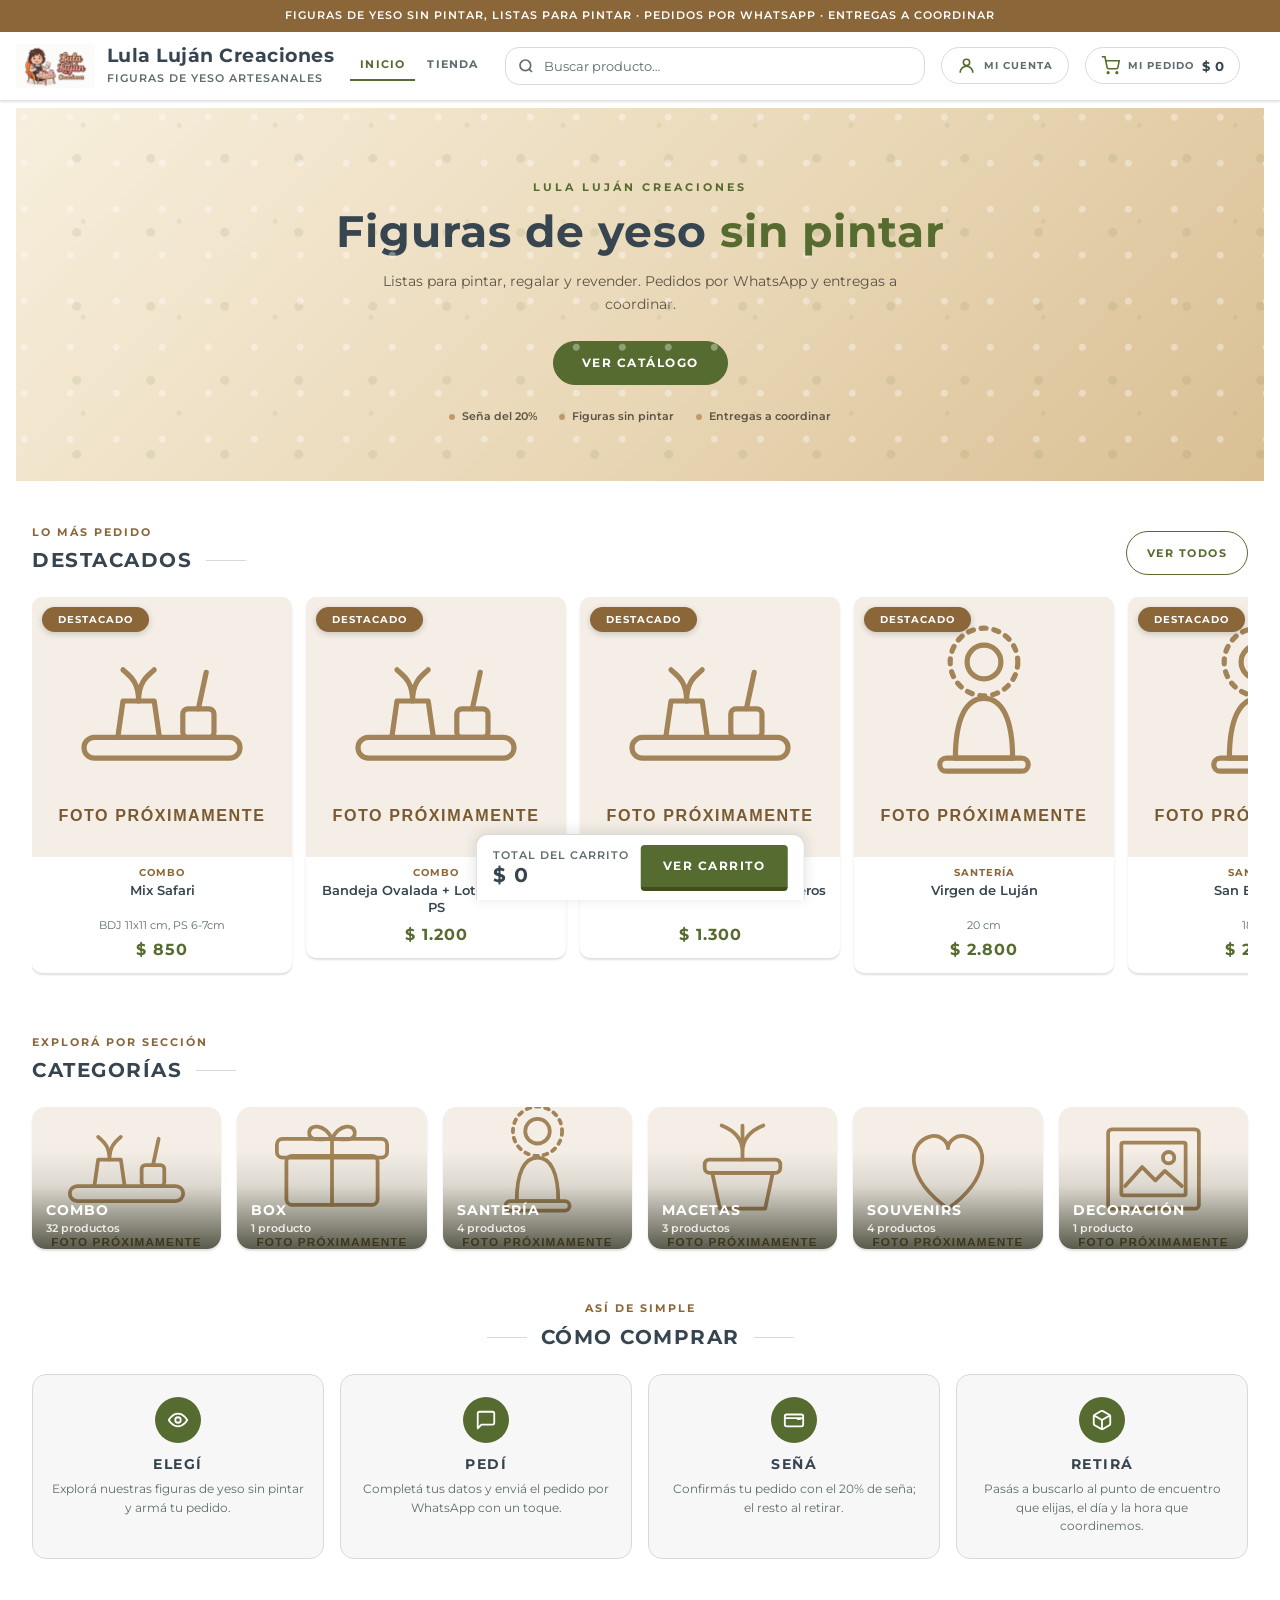
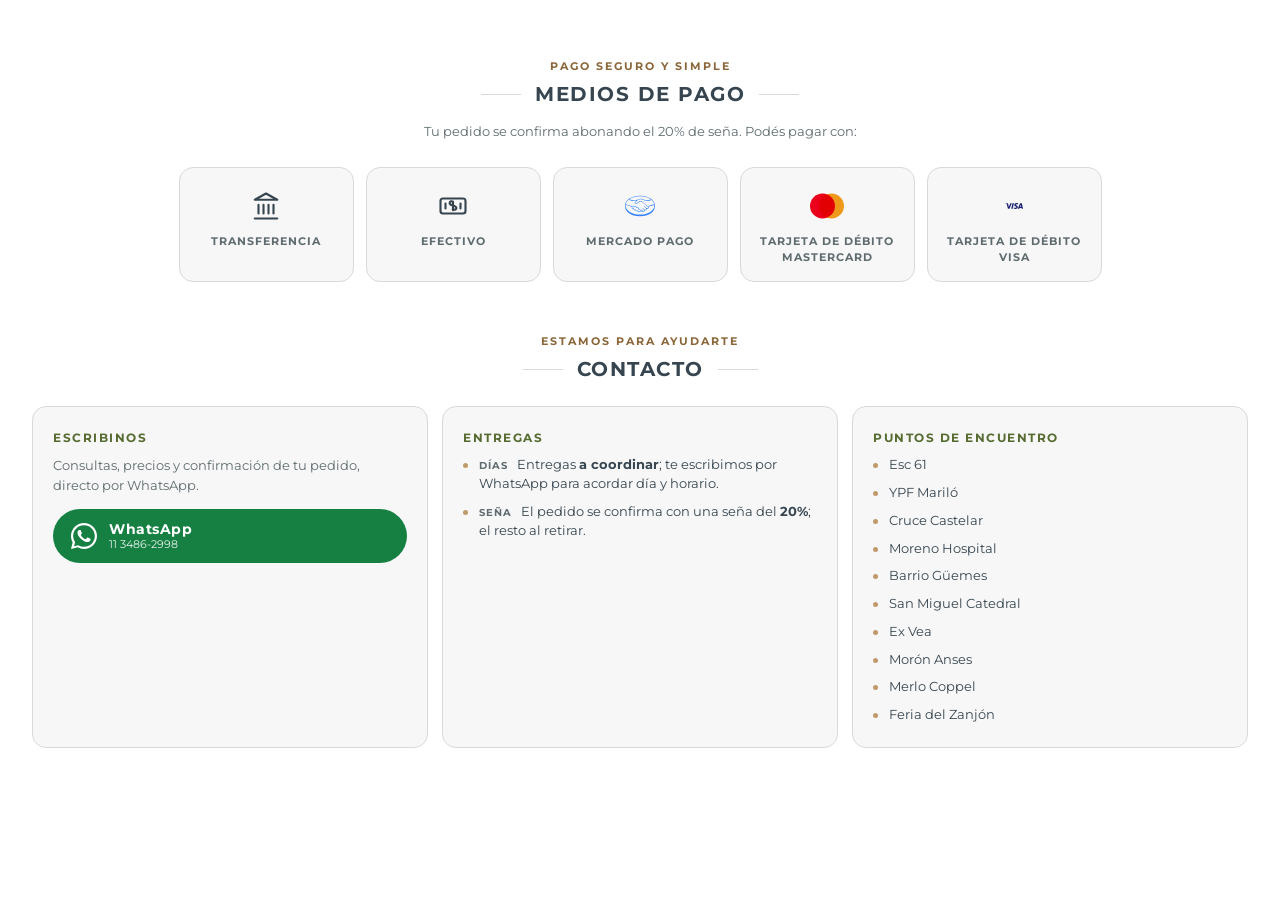
<file: index.html>
<!DOCTYPE html>
<html lang="es">
<head>
  <meta charset="UTF-8" />
  <meta name="viewport" content="width=device-width, initial-scale=1, viewport-fit=cover, interactive-widget=resizes-content" />
  <!-- Color de la barra del navegador = la franja superior del sitio -->
  <!-- Color de la barra del navegador = lo que hay arriba de todo: la franja beige
       en escritorio, el header blanco en el celular (donde la franja se oculta) -->
  <meta name="theme-color" media="(min-width: 640px)" content="#8a6639" />
  <meta name="theme-color" media="(max-width: 639px)" content="#ffffff" />

  <!-- Vista previa al compartir el link por WhatsApp / redes.
       og:image y og:url necesitan la dirección FINAL del sitio (https://…):
       si el sitio cambia de dirección (dominio propio), actualizarlas. -->
  <meta property="og:type" content="website" />
  <meta property="og:locale" content="es_AR" />
  <meta property="og:site_name" content="Lula Luján Creaciones" />
  <meta property="og:title" content="Lula Luján Creaciones · Figuras de yeso sin pintar" />
  <meta property="og:description" content="Figuras de yeso listas para pintar: santería, macetas, souvenirs y combos. Pedidos por WhatsApp y entregas a coordinar." />
  <meta property="og:url" content="https://lulalujancreaciones.netlify.app/" />
  <meta property="og:image" content="https://lulalujancreaciones.netlify.app/og-image.jpg" />
  <meta property="og:image:width" content="1200" />
  <meta property="og:image:height" content="630" />
  <meta name="twitter:card" content="summary_large_image" />
  <meta name="description" content="Figuras de yeso sin pintar, listas para pintar. Santería, macetas, souvenirs y más." />
  <title>Lula Luján Creaciones – Figuras de Yeso</title>

  <!-- Google Fonts: Montserrat (300, 400, 700) — igual a la tienda de referencia -->
  <link rel="preconnect" href="https://fonts.googleapis.com" />
  <link rel="preconnect" href="https://fonts.gstatic.com" crossorigin />
  <!-- Las fotos salen de Google Drive: abrir la conexión antes ahorra un viaje al mostrar la primera -->
  <link rel="preconnect" href="https://drive.google.com" />
  <link rel="preconnect" href="https://lh3.googleusercontent.com" crossorigin />
  <link href="https://fonts.googleapis.com/css?family=Montserrat:300,400,700&display=swap" rel="stylesheet" />

  <link rel="stylesheet" href="style.css" />
  <link rel="icon" type="image/png" href="favicon.png" />
</head>
<body>

  <!-- ============================================================
       HEADER FIJO (estilo tienda de referencia)
       Barra superior + marca + búsqueda + carrito + chips de filtro
  ============================================================ -->
  <header id="main-header">
    <!-- Barra superior -->
    <div class="header-adbar">Figuras de yeso sin pintar, listas para pintar · Pedidos por WhatsApp · Entregas a coordinar</div>

    <!-- Fila principal: marca + navegación + búsqueda + acceso al carrito -->
    <div class="nav-head-main">
      <a class="header-brand" id="brand-home" href="./" aria-label="Lula Luján Creaciones, ir al inicio">
        <img
          src="logo-header.png"
          alt="Logo Lula Luján Creaciones"
          class="header-logo"
          width="79"
          height="44"
        />
        <div class="header-brand-text">
          <p class="header-title">Lula Luján Creaciones</p>
          <p class="header-subtitle">Figuras de yeso artesanales</p>
        </div>
      </a>

      <!-- Navegación principal: Inicio / Tienda -->
      <nav class="header-nav" aria-label="Navegación principal">
        <button type="button" class="nav-link" data-vista="home">Inicio</button>
        <button type="button" class="nav-link" data-vista="catalogo">Tienda</button>
      </nav>

      <div class="search-wrapper" role="search">
        <svg class="search-icon" xmlns="http://www.w3.org/2000/svg" viewBox="0 0 24 24" fill="none" stroke="currentColor" stroke-width="2.5" aria-hidden="true">
          <circle cx="11" cy="11" r="8"/><path d="m21 21-4.35-4.35"/>
        </svg>
        <input
          type="search"
          id="search-input"
          placeholder="Buscar producto…"
          autocomplete="off"
          enterkeyhint="search"
          aria-label="Buscar productos"
        />
      </div>

      <!-- Mi cuenta (opcional: solo aparece si la API está configurada) -->
      <button type="button" id="btn-cuenta" class="header-cart header-cuenta hidden" aria-haspopup="dialog">
        <svg class="header-cart-icon" xmlns="http://www.w3.org/2000/svg" width="20" height="20" viewBox="0 0 24 24" fill="none" stroke="currentColor" stroke-width="2" aria-hidden="true"><circle cx="12" cy="8" r="4"/><path d="M4 21a8 8 0 0 1 16 0"/></svg>
        <span class="header-cart-label" id="btn-cuenta-texto">Mi cuenta</span>
      </button>

      <!-- Acceso al carrito en el header (además de la barra inferior) -->
      <button
        type="button"
        id="btn-ver-carrito-top"
        class="header-cart"
        aria-haspopup="dialog"
        aria-label="Ver carrito"
      >
        <svg class="header-cart-icon" xmlns="http://www.w3.org/2000/svg" width="20" height="20" viewBox="0 0 24 24" fill="none" stroke="currentColor" stroke-width="2" aria-hidden="true"><circle cx="9" cy="21" r="1"/><circle cx="20" cy="21" r="1"/><path d="M1 1h4l2.68 13.39a2 2 0 0 0 2 1.61h9.72a2 2 0 0 0 2-1.61L23 6H6"/></svg>
        <span class="header-cart-label">Mi pedido</span>
        <strong class="header-cart-total" id="cart-total-top">$0</strong>
        <span id="cart-badge-top" class="cart-badge header-cart-badge hidden" aria-hidden="true">0</span>
      </button>
    </div>

    <!-- Chips de filtro por categoría (generados por JS) -->
    <nav class="filter-chips-wrapper" aria-label="Filtrar por categoría">
      <div class="filter-chips" id="filter-chips"></div>
    </nav>
  </header>

  <!-- ============================================================
       CONTENIDO PRINCIPAL — DOS VISTAS (estilo The Ancient Home)
       1) Inicio: hero + destacados + categorías + cómo comprar
       2) Tienda: lista de productos tipo colección (breadcrumb,
          título + contador, orden, grilla y paginación)
  ============================================================ -->
  <main id="main-content">

    <!-- Tienda en pausa (Config → tienda_abierta = NO) -->
    <div id="banner-pausa" class="banner-pausa hidden" role="status">
      <strong>Pedidos en pausa</strong>
      <span id="banner-pausa-texto"></span>
    </div>

    <!-- ===================== VISTA: INICIO ===================== -->
    <div id="view-home" class="view-home hidden">

      <!-- Hero -->
      <section class="home-hero" aria-label="Presentación de la tienda">
        <p class="hero-kicker">Lula Luján Creaciones</p>
        <h1 class="hero-title">Figuras de yeso <em>sin pintar</em></h1>
        <p class="hero-subtitle">
          Listas para pintar, regalar y revender. Pedidos por WhatsApp y entregas a coordinar.
        </p>
        <div class="hero-actions">
          <button type="button" class="hero-btn hero-btn-primary" id="hero-ver-catalogo">Ver catálogo</button>
        </div>
        <ul class="hero-badges" aria-label="Beneficios">
          <li><span class="hero-dot" aria-hidden="true"></span><span>Seña del <span class="pct-sena">20%</span></span></li>
          <li><span class="hero-dot" aria-hidden="true"></span>Figuras sin pintar</li>
          <li><span class="hero-dot" aria-hidden="true"></span>Entregas a coordinar</li>
        </ul>
      </section>

      <!-- Destacados (carrusel horizontal como "Newest Arrivals") -->
      <section class="home-section" id="home-destacados-section" aria-labelledby="home-destacados-title">
        <div class="home-section-head">
          <div>
            <p class="home-section-kicker">Lo más pedido</p>
            <h2 class="home-section-title" id="home-destacados-title">Destacados</h2>
          </div>
          <button type="button" class="home-view-all" id="ver-todos-destacados">Ver todos</button>
        </div>
        <div class="home-carousel" id="home-destacados">
          <!-- Esqueleto hasta que llegan los productos; script.js lo reemplaza -->
          <div class="home-card skeleton-card" aria-hidden="true"><div class="skeleton-img"></div><div class="skeleton-line"></div><div class="skeleton-line short"></div></div>
          <div class="home-card skeleton-card" aria-hidden="true"><div class="skeleton-img"></div><div class="skeleton-line"></div><div class="skeleton-line short"></div></div>
          <div class="home-card skeleton-card" aria-hidden="true"><div class="skeleton-img"></div><div class="skeleton-line"></div><div class="skeleton-line short"></div></div>
          <div class="home-card skeleton-card" aria-hidden="true"><div class="skeleton-img"></div><div class="skeleton-line"></div><div class="skeleton-line short"></div></div>
        </div>
      </section>

      <!-- Categorías (tiles como "Home Decor Ideas") -->
      <section class="home-section" aria-labelledby="home-cats-title">
        <div class="home-section-head">
          <div>
            <p class="home-section-kicker">Explorá por sección</p>
            <h2 class="home-section-title" id="home-cats-title">Categorías</h2>
          </div>
        </div>
        <div class="home-categories" id="home-categories">
          <!-- Esqueleto hasta que llegan los productos; script.js lo reemplaza -->
          <div class="home-cat skeleton-cat" aria-hidden="true"><div class="skeleton-img"></div><div class="skeleton-line short"></div></div>
          <div class="home-cat skeleton-cat" aria-hidden="true"><div class="skeleton-img"></div><div class="skeleton-line short"></div></div>
          <div class="home-cat skeleton-cat" aria-hidden="true"><div class="skeleton-img"></div><div class="skeleton-line short"></div></div>
          <div class="home-cat skeleton-cat" aria-hidden="true"><div class="skeleton-img"></div><div class="skeleton-line short"></div></div>
          <div class="home-cat skeleton-cat" aria-hidden="true"><div class="skeleton-img"></div><div class="skeleton-line short"></div></div>
          <div class="home-cat skeleton-cat" aria-hidden="true"><div class="skeleton-img"></div><div class="skeleton-line short"></div></div>
        </div>
      </section>

      <!-- Cómo comprar -->
      <section class="home-section home-how" aria-labelledby="home-how-title">
        <div class="home-section-head home-section-head-center">
          <div>
            <p class="home-section-kicker">Así de simple</p>
            <h2 class="home-section-title" id="home-how-title">Cómo comprar</h2>
          </div>
        </div>
        <div class="how-grid">
          <div class="how-card">
            <span class="how-icon" aria-hidden="true">
              <svg xmlns="http://www.w3.org/2000/svg" viewBox="0 0 24 24" fill="none" stroke="currentColor" stroke-width="2" stroke-linecap="round" stroke-linejoin="round"><path d="M2 12s3.5-7 10-7 10 7 10 7-3.5 7-10 7-10-7-10-7Z"/><circle cx="12" cy="12" r="3"/></svg>
            </span>
            <h3 class="how-title">Elegí</h3>
            <p class="how-text">Explorá nuestras figuras de yeso sin pintar y armá tu pedido.</p>
          </div>
          <div class="how-card">
            <span class="how-icon" aria-hidden="true">
              <svg xmlns="http://www.w3.org/2000/svg" viewBox="0 0 24 24" fill="none" stroke="currentColor" stroke-width="2" stroke-linecap="round" stroke-linejoin="round"><path d="M21 15a2 2 0 0 1-2 2H7l-4 4V5a2 2 0 0 1 2-2h14a2 2 0 0 1 2 2z"/></svg>
            </span>
            <h3 class="how-title">Pedí</h3>
            <p class="how-text">Completá tus datos y enviá el pedido por WhatsApp con un toque.</p>
          </div>
          <div class="how-card">
            <span class="how-icon" aria-hidden="true">
              <svg xmlns="http://www.w3.org/2000/svg" viewBox="0 0 24 24" fill="none" stroke="currentColor" stroke-width="2" stroke-linecap="round" stroke-linejoin="round"><rect x="2" y="6" width="20" height="13" rx="2"/><path d="M16 11h3"/><path d="M2 10h20"/></svg>
            </span>
            <h3 class="how-title">Señá</h3>
            <p class="how-text">Confirmás tu pedido con el <span class="pct-sena">20%</span> de seña; el resto al retirar.</p>
          </div>
          <div class="how-card">
            <span class="how-icon" aria-hidden="true">
              <svg xmlns="http://www.w3.org/2000/svg" viewBox="0 0 24 24" fill="none" stroke="currentColor" stroke-width="2" stroke-linecap="round" stroke-linejoin="round"><path d="M21 8a2 2 0 0 0-1-1.73l-7-4a2 2 0 0 0-2 0l-7 4A2 2 0 0 0 3 8v8a2 2 0 0 0 1 1.73l7 4a2 2 0 0 0 2 0l7-4A2 2 0 0 0 21 16Z"/><path d="M3.3 7 12 12l8.7-5"/><path d="M12 22V12"/></svg>
            </span>
            <h3 class="how-title">Retirá</h3>
            <p class="how-text">Pasás a buscarlo al punto de encuentro que elijas, el día y la hora que coordinemos.</p>
          </div>
        </div>
      </section>

      <!-- Medios de pago (estilo "We accept" de la referencia) -->
      <section class="home-section home-payments" aria-labelledby="home-payments-title">
        <div class="home-section-head home-section-head-center">
          <div>
            <p class="home-section-kicker">Pago seguro y simple</p>
            <h2 class="home-section-title" id="home-payments-title">Medios de pago</h2>
          </div>
        </div>
        <p class="home-section-lead">Tu pedido se confirma abonando el <span class="pct-sena">20%</span> de seña. Podés pagar con:</p>

        <ul class="payments-row">
          <li class="payment-item">
            <span class="payment-logo">
              <svg xmlns="http://www.w3.org/2000/svg" viewBox="0 0 24 24" fill="none" stroke="currentColor" stroke-width="1.7" stroke-linecap="round" stroke-linejoin="round" aria-hidden="true"><path d="M3 22h18"/><path d="M6 18v-7M10 18v-7M14 18v-7M18 18v-7"/><path d="m12 2 9 5H3l9-5Z"/></svg>
            </span>
            <span class="payment-name">Transferencia</span>
          </li>
          <li class="payment-item">
            <span class="payment-logo">
              <svg xmlns="http://www.w3.org/2000/svg" viewBox="0 0 24 24" fill="none" stroke="currentColor" stroke-width="1.7" stroke-linecap="round" stroke-linejoin="round" aria-hidden="true"><rect x="2" y="6" width="20" height="12" rx="2"/><path d="M6 10v4M18 10v4"/><path d="M12 8.6c-1-.7-2.7-.4-2.7.9 0 2.7 5.4 1.4 5.4 4.1 0 1.3-1.8 1.8-2.9 1.1"/><path d="M12 8.6v6.8"/></svg>
            </span>
            <span class="payment-name">Efectivo</span>
          </li>
          <li class="payment-item">
            <span class="payment-logo">
              <svg xmlns="http://www.w3.org/2000/svg" viewBox="0 0 24 24" aria-hidden="true"><path fill="#3483fa" d="M11.115 16.479a.93.927 0 0 1-.939-.886c-.002-.042-.006-.155-.103-.155-.04 0-.074.023-.113.059-.112.103-.254.206-.46.206a.816.814 0 0 1-.305-.066c-.535-.214-.542-.578-.521-.725.006-.038.007-.08-.02-.11l-.032-.03h-.034c-.027 0-.055.012-.093.039a.788.786 0 0 1-.454.16.7.699 0 0 1-.253-.05c-.708-.27-.65-.928-.617-1.126.005-.041-.005-.072-.03-.092l-.05-.04-.047.043a.728.726 0 0 1-.505.203.73.728 0 0 1-.732-.725c0-.4.328-.722.732-.722.364 0 .675.27.721.63l.026.195.11-.165c.01-.018.307-.46.852-.46.102 0 .21.016.316.05.434.13.508.52.519.68.008.094.075.1.09.1.037 0 .064-.024.083-.045a.746.744 0 0 1 .54-.225c.128 0 .263.03.402.09.69.293.379 1.158.374 1.167-.058.144-.061.207-.005.244l.027.013h.02c.03 0 .07-.014.134-.035.093-.032.235-.08.367-.08a.944.942 0 0 1 .94.93.936.934 0 0 1-.94.928zm7.302-4.171c-1.138-.98-3.768-3.24-4.481-3.77-.406-.302-.685-.462-.928-.533a1.559 1.554 0 0 0-.456-.07c-.182 0-.376.032-.58.095-.46.145-.918.505-1.362.854l-.023.018c-.414.324-.84.66-1.164.73a1.986 1.98 0 0 1-.43.049c-.362 0-.687-.104-.81-.258-.02-.025-.007-.066.04-.125l.008-.008 1-1.067c.783-.774 1.525-1.506 3.23-1.545h.085c1.062 0 2.12.469 2.24.524a7.03 7.03 0 0 0 3.056.724c1.076 0 2.188-.263 3.354-.795a9.135 9.11 0 0 0-.405-.317c-1.025.44-2.003.66-2.946.66-.962 0-1.925-.229-2.858-.68-.05-.022-1.22-.567-2.44-.57-.032 0-.065 0-.096.002-1.434.033-2.24.536-2.782.976-.528.013-.982.138-1.388.25-.361.1-.673.186-.979.185-.125 0-.35-.01-.37-.012-.35-.01-2.115-.437-3.518-.962-.143.1-.28.203-.415.31 1.466.593 3.25 1.053 3.812 1.089.157.01.323.027.491.027.372 0 .744-.103 1.104-.203.213-.059.446-.123.692-.17l-.196.194-1.017 1.087c-.08.08-.254.294-.14.557a.705.703 0 0 0 .268.292c.243.162.677.27 1.08.271.152 0 .297-.015.43-.044.427-.095.874-.448 1.349-.82.377-.296.913-.672 1.323-.782a1.494 1.49 0 0 1 .37-.05.611.61 0 0 1 .095.005c.27.034.533.125 1.003.472.835.62 4.531 3.815 4.566 3.846.002.002.238.203.22.537-.007.186-.11.352-.294.466a.902.9 0 0 1-.484.15.804.802 0 0 1-.428-.124c-.014-.01-1.28-1.157-1.746-1.543-.074-.06-.146-.115-.22-.115a.122.122 0 0 0-.096.045c-.073.09.01.212.105.294l1.48 1.47c.002 0 .184.17.204.395.012.244-.106.447-.35.606a.957.955 0 0 1-.526.171.766.764 0 0 1-.42-.127l-.214-.206a21.035 20.978 0 0 0-1.08-1.009c-.072-.058-.148-.112-.221-.112a.127.127 0 0 0-.094.038c-.033.037-.056.103.028.212a.698.696 0 0 0 .075.083l1.078 1.198c.01.01.222.26.024.511l-.038.048a1.18 1.178 0 0 1-.1.096c-.184.15-.43.164-.527.164a.8.798 0 0 1-.147-.012c-.106-.018-.178-.048-.212-.089l-.013-.013c-.06-.06-.602-.609-1.054-.98-.059-.05-.133-.11-.21-.11a.128.128 0 0 0-.096.042c-.09.096.044.24.1.293l.92 1.003a.204.204 0 0 1-.033.062c-.033.044-.144.155-.479.196a.91.907 0 0 1-.122.007c-.345 0-.712-.164-.902-.264a1.343 1.34 0 0 0 .13-.576 1.368 1.365 0 0 0-1.42-1.357c.024-.342-.025-.99-.697-1.274a1.455 1.452 0 0 0-.575-.125c-.146 0-.287.025-.42.075a1.153 1.15 0 0 0-.671-.564 1.52 1.515 0 0 0-.494-.085c-.28 0-.537.08-.767.242a1.168 1.165 0 0 0-.903-.43 1.173 1.17 0 0 0-.82.335c-.287-.217-1.425-.93-4.467-1.613a17.39 17.344 0 0 1-.692-.189 4.822 4.82 0 0 0-.077.494l.67.157c3.108.682 4.136 1.391 4.309 1.525a1.145 1.142 0 0 0-.09.442 1.16 1.158 0 0 0 1.378 1.132c.096.467.406.821.879 1.003a1.165 1.162 0 0 0 .415.08c.09 0 .179-.012.266-.034.086.22.282.493.722.668a1.233 1.23 0 0 0 .457.094c.122 0 .241-.022.355-.063a1.373 1.37 0 0 0 1.269.841c.37.002.726-.147.985-.41.221.121.688.341 1.163.341.06 0 .118-.002.175-.01.47-.059.689-.24.789-.382a.571.57 0 0 0 .048-.078c.11.032.234.058.373.058.255 0 .501-.086.75-.265.244-.174.418-.424.444-.637v-.01c.083.017.167.026.251.026.265 0 .527-.082.773-.242.48-.31.562-.715.554-.98a1.28 1.279 0 0 0 .978-.194 1.04 1.04 0 0 0 .502-.808 1.088 1.085 0 0 0-.16-.653c.804-.342 2.636-1.003 4.795-1.483a4.734 4.721 0 0 0-.067-.492 27.742 27.667 0 0 0-5.049 1.62zm5.123-.763c0 4.027-5.166 7.293-11.537 7.293-6.372 0-11.538-3.266-11.538-7.293 0-4.028 5.165-7.293 11.539-7.293 6.371 0 11.537 3.265 11.537 7.293zm.46.004c0-4.272-5.374-7.755-12-7.755S.002 7.277.002 11.55L0 12.004c0 4.533 4.695 8.203 11.999 8.203 7.347 0 12-3.67 12-8.204z"/></svg>
            </span>
            <span class="payment-name">Mercado Pago</span>
          </li>
          <li class="payment-item">
            <span class="payment-logo">
              <svg xmlns="http://www.w3.org/2000/svg" viewBox="0 0 48 30" aria-hidden="true"><circle cx="19.5" cy="15" r="12.5" fill="#eb001b"/><circle class="mc-mezcla" cx="28.5" cy="15" r="12.5" fill="#f79e1b"/></svg>
            </span>
            <span class="payment-name">Tarjeta de débito Mastercard</span>
          </li>
          <li class="payment-item">
            <span class="payment-logo payment-logo-visa">
              <svg xmlns="http://www.w3.org/2000/svg" viewBox="0 0 24 24" aria-hidden="true"><path fill="#1a1f71" d="M9.112 8.262L5.97 15.758H3.92L2.374 9.775c-.094-.368-.175-.503-.461-.658C1.447 8.864.677 8.627 0 8.479l.046-.217h3.3a.904.904 0 01.894.764l.817 4.338 2.018-5.102zm8.033 5.049c.008-1.979-2.736-2.088-2.717-2.972.006-.269.262-.555.822-.628a3.66 3.66 0 011.913.336l.34-1.59a5.207 5.207 0 00-1.814-.333c-1.917 0-3.266 1.02-3.278 2.479-.012 1.079.963 1.68 1.698 2.04.756.367 1.01.603 1.006.931-.005.504-.602.725-1.16.734-.975.015-1.54-.263-1.992-.473l-.351 1.642c.453.208 1.289.39 2.156.398 2.037 0 3.37-1.006 3.377-2.564m5.061 2.447H24l-1.565-7.496h-1.656a.883.883 0 00-.826.55l-2.909 6.946h2.036l.405-1.12h2.488zm-2.163-2.656l1.02-2.815.588 2.815zm-8.16-4.84l-1.603 7.496H8.34l1.605-7.496z"/></svg>
            </span>
            <span class="payment-name">Tarjeta de débito Visa</span>
          </li>
        </ul>
      </section>

      <!-- Contacto -->
      <section class="home-section home-contact" aria-labelledby="home-contact-title">
        <div class="home-section-head home-section-head-center">
          <div>
            <p class="home-section-kicker">Estamos para ayudarte</p>
            <h2 class="home-section-title" id="home-contact-title">Contacto</h2>
          </div>
        </div>

        <div class="contact-grid">
          <div class="contact-block">
            <h3 class="contact-block-title">Escribinos</h3>
            <p class="contact-block-text">Consultas, precios y confirmación de tu pedido, directo por WhatsApp.</p>
            <a class="contact-whatsapp" id="contacto-whatsapp" href="#" target="_blank" rel="noopener noreferrer">
              <svg xmlns="http://www.w3.org/2000/svg" viewBox="0 0 24 24" fill="currentColor" aria-hidden="true"><path d="M17.472 14.382c-.297-.149-1.758-.867-2.03-.967-.273-.099-.471-.148-.67.15-.197.297-.767.966-.94 1.164-.173.199-.347.223-.644.075-.297-.15-1.255-.463-2.39-1.475-.883-.788-1.48-1.761-1.653-2.059-.173-.297-.018-.458.13-.606.134-.133.298-.347.446-.52.149-.174.198-.298.298-.497.099-.198.05-.371-.025-.52-.075-.149-.669-1.612-.916-2.207-.242-.579-.487-.5-.669-.51-.173-.008-.371-.01-.57-.01-.198 0-.52.074-.792.372-.272.297-1.04 1.016-1.04 2.479 0 1.462 1.065 2.875 1.213 3.074.149.198 2.096 3.2 5.077 4.487.709.306 1.262.489 1.694.625.712.227 1.36.195 1.871.118.571-.085 1.758-.719 2.006-1.413.248-.694.248-1.289.173-1.413-.074-.124-.272-.198-.57-.347z"/><path d="M12 0C5.373 0 0 5.373 0 12c0 2.126.557 4.126 1.528 5.855L0 24l6.335-1.511A11.955 11.955 0 0 0 12 24c6.627 0 12-5.373 12-12S18.627 0 12 0zm0 22c-1.84 0-3.569-.482-5.063-1.326l-.363-.215-3.762.897.946-3.664-.236-.376A9.937 9.937 0 0 1 2 12C2 6.477 6.477 2 12 2s10 4.477 10 10-4.477 10-10 10z"/></svg>
              <span class="contact-whatsapp-text">
                <strong>WhatsApp</strong>
                <small id="contacto-telefono"></small>
              </span>
            </a>
          </div>

          <div class="contact-block">
            <h3 class="contact-block-title">Entregas</h3>
            <ul class="contact-list">
              <li><span class="contact-item-label">Días</span> Entregas <strong>a coordinar</strong>; te escribimos por WhatsApp para acordar día y horario.</li>
              <li><span class="contact-item-label">Seña</span> El pedido se confirma con una seña del <strong><span class="pct-sena">20%</span></strong>; el resto al retirar.</li>
            </ul>
          </div>

          <div class="contact-block">
            <h3 class="contact-block-title">Puntos de encuentro</h3>
            <ul class="contact-puntos" id="contacto-puntos"></ul>
          </div>
        </div>
      </section>

    </div><!-- /view-home -->

    <!-- ===================== VISTA: TIENDA ===================== -->
    <div id="view-catalogo" class="view-catalogo hidden">
      <!-- Anuncio breve para lectores de pantalla: solo la cantidad de resultados -->
      <p id="results-status" class="sr-only" role="status" aria-live="polite"></p>

      <!-- Título de la página: ruta + título + contador + descripción -->
      <div class="title-container">
        <nav class="breadcrumb" aria-label="Ruta de navegación">
          <button type="button" class="breadcrumb-home" id="breadcrumb-home">Inicio</button>
          <span class="breadcrumb-sep" aria-hidden="true">›</span>
          <span class="breadcrumb-current" id="breadcrumb-current">Todos los productos</span>
        </nav>
        <h1 class="catalog-title" id="catalog-title">Todos los productos</h1>
        <span class="catalog-count" id="catalog-count" aria-live="polite"></span>
        <p class="catalog-description">Figuras de yeso sin pintar, ideales para pintar, regalar y revender. Seña mínima del <span class="pct-sena">20%</span> para confirmar tu pedido. Entregas a coordinar.</p>
      </div>

      <div class="catalog-layout">

        <!-- ======================================================
             FILTROS LATERALES (estilo The Ancient Home)
             Precio (slider) + Categorías (checkboxes) + Disponibilidad
        ====================================================== -->
        <aside class="catalog-sidebar" id="catalog-sidebar" aria-label="Filtros del catálogo">
          <div class="sidebar-head">
            <h2 class="sidebar-title">Filtros</h2>
            <div class="sidebar-head-actions">
              <button type="button" id="btn-limpiar-filtros" class="sidebar-clear">Limpiar todo</button>
              <button type="button" id="btn-cerrar-filtros" class="btn-cerrar sidebar-close" aria-label="Cerrar filtros">
                <svg xmlns="http://www.w3.org/2000/svg" width="16" height="16" viewBox="0 0 24 24" fill="none" stroke="currentColor" stroke-width="2.5" aria-hidden="true"><path d="M18 6 6 18M6 6l12 12"/></svg>
              </button>
            </div>
          </div>

          <div class="sidebar-body">

            <!-- Grupo: Precio (rango ajustable) -->
            <div class="filter-group">
              <h3 class="filter-group-title">Precio</h3>
              <div class="price-filter">
                <div class="price-inputs">
                  <label class="sr-only" for="filtro-precio-min">Precio mínimo</label>
                  <input
                    type="number"
                    id="filtro-precio-min"
                    class="price-input"
                    min="0"
                    step="100"
                    inputmode="numeric"
                  />
                  <span class="price-sep" aria-hidden="true">–</span>
                  <label class="sr-only" for="filtro-precio-max">Precio máximo</label>
                  <input
                    type="number"
                    id="filtro-precio-max"
                    class="price-input"
                    min="0"
                    step="100"
                    inputmode="numeric"
                  />
                </div>
                <div class="price-range" id="price-range">
                  <input
                    type="range"
                    id="filtro-precio-min-range"
                    class="price-range-input price-range-min"
                    min="0" max="100" step="100" value="0"
                    aria-label="Límite inferior del precio"
                  />
                  <input
                    type="range"
                    id="filtro-precio-max-range"
                    class="price-range-input price-range-max"
                    min="0" max="100" step="100" value="100"
                    aria-label="Límite superior del precio"
                  />
                </div>
              </div>
            </div>

            <!-- Grupo: Categorías (checkboxes) -->
            <div class="filter-group">
              <h3 class="filter-group-title">Categoría</h3>
              <div class="filter-checks" id="filtro-categorias">
                <!-- Checkboxes generados por script.js -->
              </div>
            </div>

            <!-- Grupo: Disponibilidad -->
            <div class="filter-group">
              <h3 class="filter-group-title">Disponibilidad</h3>
              <div class="filter-checks">
                <label class="checkbox-row">
                  <input type="checkbox" id="filtro-disponibles" />
                  <span>Solo con stock</span>
                </label>
                <label class="checkbox-row">
                  <input type="checkbox" id="filtro-destacados" />
                  <span>Solo destacados</span>
                </label>
              </div>
            </div>

          </div>
        </aside>

        <!-- ===================== COLUMNA PRINCIPAL ===================== -->
        <div class="catalog-main">

          <!-- Barra de herramientas: filtrar (móvil) + orden + vista -->
          <div class="catalog-toolbar">
            <div class="toolbar-left">
              <button type="button" id="btn-filtros-movil" class="btn-filtros-movil" aria-expanded="false" aria-controls="catalog-sidebar">
                <svg xmlns="http://www.w3.org/2000/svg" width="15" height="15" viewBox="0 0 24 24" fill="none" stroke="currentColor" stroke-width="2" stroke-linecap="round" aria-hidden="true"><path d="M4 21v-7M4 10V3M12 21v-9M12 8V3M20 21v-5M20 12V3M1 14h6M9 8h6M17 16h6"/></svg>
                Filtros
                <span id="filtros-contador" class="filtros-contador hidden" aria-hidden="true">0</span>
              </button>
            </div>
            <div class="toolbar-right">
              <div class="sort-wrapper">
                <label for="campo-orden" class="sr-only">Ordenar productos</label>
                <select id="campo-orden" class="sort-select">
                  <option value="destacados">Destacados</option>
                  <option value="precio-asc">Menor precio</option>
                  <option value="precio-desc">Mayor precio</option>
                  <option value="nombre">Nombre A-Z</option>
                </select>
                <svg class="sort-arrow" xmlns="http://www.w3.org/2000/svg" width="12" height="12" viewBox="0 0 24 24" fill="none" stroke="currentColor" stroke-width="2.5" aria-hidden="true"><path d="m6 9 6 6 6-6"/></svg>
              </div>

              <!-- Cambiar vista del catálogo: grande / compacta / lista -->
              <div class="vista-toggler" role="group" aria-label="Cambiar la vista del catálogo">
                <button
                  type="button"
                  class="vista-btn active"
                  data-vista="large"
                  aria-label="Vista grande"
                  title="Vista grande"
                  aria-pressed="true"
                >
                  <svg xmlns="http://www.w3.org/2000/svg" viewBox="0 0 24 24" fill="none" stroke="currentColor" stroke-width="2" aria-hidden="true"><rect x="3" y="3" width="8" height="8" rx="1.2"/><rect x="13" y="3" width="8" height="8" rx="1.2"/><rect x="3" y="13" width="8" height="8" rx="1.2"/><rect x="13" y="13" width="8" height="8" rx="1.2"/></svg>
                </button>
                <button
                  type="button"
                  class="vista-btn"
                  data-vista="small"
                  aria-label="Vista compacta"
                  title="Vista compacta"
                  aria-pressed="false"
                >
                  <svg xmlns="http://www.w3.org/2000/svg" viewBox="0 0 24 24" fill="none" stroke="currentColor" stroke-width="1.8" aria-hidden="true"><rect x="3" y="3" width="5" height="5" rx="1"/><rect x="9.5" y="3" width="5" height="5" rx="1"/><rect x="16" y="3" width="5" height="5" rx="1"/><rect x="3" y="9.5" width="5" height="5" rx="1"/><rect x="9.5" y="9.5" width="5" height="5" rx="1"/><rect x="16" y="9.5" width="5" height="5" rx="1"/><rect x="3" y="16" width="5" height="5" rx="1"/><rect x="9.5" y="16" width="5" height="5" rx="1"/><rect x="16" y="16" width="5" height="5" rx="1"/></svg>
                </button>
                <button
                  type="button"
                  class="vista-btn"
                  data-vista="list"
                  aria-label="Vista lista"
                  title="Vista lista"
                  aria-pressed="false"
                >
                  <svg xmlns="http://www.w3.org/2000/svg" viewBox="0 0 24 24" fill="none" stroke="currentColor" stroke-width="2.2" stroke-linecap="round" aria-hidden="true"><path d="M8 6h13M8 12h13M8 18h13"/><circle cx="4" cy="6" r="0.9" fill="currentColor"/><circle cx="4" cy="12" r="0.9" fill="currentColor"/><circle cx="4" cy="18" r="0.9" fill="currentColor"/></svg>
                </button>
              </div>
            </div>
          </div>

          <!-- Pills de filtros activos -->
          <div id="active-filters" class="active-filters hidden" aria-live="polite"></div>

          <!-- Esqueleto mientras se descarga la planilla -->
          <div id="catalog-loading" class="product-grid catalog-loading hidden" aria-hidden="true">
            <div class="skeleton-card"><div class="skeleton-img"></div><div class="skeleton-line"></div><div class="skeleton-line short"></div></div>
            <div class="skeleton-card"><div class="skeleton-img"></div><div class="skeleton-line"></div><div class="skeleton-line short"></div></div>
            <div class="skeleton-card"><div class="skeleton-img"></div><div class="skeleton-line"></div><div class="skeleton-line short"></div></div>
            <div class="skeleton-card"><div class="skeleton-img"></div><div class="skeleton-line"></div><div class="skeleton-line short"></div></div>
            <div class="skeleton-card"><div class="skeleton-img"></div><div class="skeleton-line"></div><div class="skeleton-line short"></div></div>
            <div class="skeleton-card"><div class="skeleton-img"></div><div class="skeleton-line"></div><div class="skeleton-line short"></div></div>
          </div>

          <!-- Solo se ve si la planilla no cargó y no había copia guardada -->
          <div id="catalog-error" class="catalog-error hidden" role="alert">
            <svg xmlns="http://www.w3.org/2000/svg" width="26" height="26" viewBox="0 0 24 24" fill="none" stroke="currentColor" stroke-width="1.5" aria-hidden="true"><circle cx="12" cy="12" r="10"/><path d="M12 8v4M12 16h.01"/></svg>
            <p class="catalog-error-title">No pudimos cargar el catálogo</p>
            <span class="catalog-error-sub" id="catalog-error-sub">Revisá tu conexión a internet e intentá de nuevo.</span>
            <button type="button" id="btn-reintentar" class="btn-reintentar">Reintentar</button>
          </div>

          <!-- Se muestra cuando la planilla no se pudo leer y se muestra una copia guardada -->
          <div id="catalog-offline" class="catalog-offline hidden" role="status" aria-live="polite">
            <svg xmlns="http://www.w3.org/2000/svg" width="18" height="18" viewBox="0 0 24 24" fill="none" stroke="currentColor" stroke-width="2" aria-hidden="true"><circle cx="12" cy="12" r="10"/><path d="M12 8v4M12 16h.01"/></svg>
            <div class="catalog-offline-text">
              <strong>Catálogo en modo respaldo</strong>
              <span id="offline-detalle"></span>
            </div>
            <button type="button" id="btn-reintentar-offline" class="btn-reintentar">Reintentar</button>
          </div>

          <div class="product-grid" id="product-grid">
            <!-- Cards generadas dinámicamente por script.js -->
          </div>
          <p id="no-results" class="no-results hidden" role="status">
            No se encontraron productos. Probá con otra búsqueda.
          </p>

          <!-- Paginación (como la lista de la referencia, p. ej. "1 2 Siguiente") -->
          <nav id="catalog-pagination" class="catalog-pagination hidden" aria-label="Paginación del catálogo"></nav>
        </div><!-- /catalog-main -->
      </div><!-- /catalog-layout -->
    </div><!-- /view-catalogo -->

  </main>

  <!-- ============================================================
       BARRA STICKY INFERIOR
       Siempre visible: muestra el total y botón para abrir el carrito
  ============================================================ -->
  <aside id="sticky-bar" class="sticky-bar" aria-label="Resumen del carrito">
    <div class="sticky-info">
      <span class="sticky-label">Total del carrito</span>
      <span id="sticky-total" class="sticky-total">$0</span>
    </div>
    <button type="button" id="btn-ver-carrito" class="btn-ver-carrito" aria-haspopup="dialog" aria-expanded="false">
      <span id="cart-badge" class="cart-badge hidden" aria-hidden="true">0</span>
      Ver Carrito
    </button>
  </aside>

  <!-- ============================================================
       OVERLAY (fondo oscuro detrás del panel del carrito)
  ============================================================ -->
  <div id="cart-overlay" class="cart-overlay" aria-hidden="true"></div>

  <!-- ============================================================
       OVERLAY del panel de filtros (solo se usa en pantallas chicas)
  ============================================================ -->
  <div id="filtros-overlay" class="filtros-overlay" aria-hidden="true"></div>

  <!-- ============================================================
       PANEL DEL CARRITO (se desliza desde abajo)
  ============================================================ -->
  <div id="cart-panel" class="cart-panel" role="dialog" aria-modal="true" aria-label="Panel del carrito de compras">

    <!-- Indicador visual de arrastre (handle) -->
    <div class="cart-handle" aria-hidden="true"></div>

    <!-- Encabezado del panel -->
    <div class="cart-panel-header">
      <h2 class="cart-panel-title">
        <svg xmlns="http://www.w3.org/2000/svg" width="20" height="20" viewBox="0 0 24 24" fill="none" stroke="currentColor" stroke-width="2.5" aria-hidden="true"><circle cx="9" cy="21" r="1"/><circle cx="20" cy="21" r="1"/><path d="M1 1h4l2.68 13.39a2 2 0 0 0 2 1.61h9.72a2 2 0 0 0 2-1.61L23 6H6"/></svg>
        Tu Carrito
      </h2>
      <button type="button" id="btn-cerrar-carrito" class="btn-cerrar" aria-label="Cerrar carrito">
        <svg xmlns="http://www.w3.org/2000/svg" width="16" height="16" viewBox="0 0 24 24" fill="none" stroke="currentColor" stroke-width="2.5" aria-hidden="true"><path d="M18 6 6 18M6 6l12 12"/></svg>
      </button>
    </div>

    <!-- Cuerpo scrolleable del panel -->
    <div class="cart-panel-body">

      <!-- Lista de items del carrito (generada por JS) -->
      <div id="cart-items-container" class="cart-items-container"></div>

      <!-- Resumen de totales y seña -->
      <div id="cart-summary" class="cart-summary hidden" aria-live="polite">
        <div class="summary-row summary-total-row">
          <span>Total del pedido</span>
          <strong id="summary-total">$0</strong>
        </div>
        <div class="summary-divider"></div>
        <div class="summary-row summary-sena-row">
          <div>
            <span class="summary-label-main">Seña mínima para confirmar</span>
            <span class="summary-label-sub"><span class="pct-sena">20%</span> del total</span>
          </div>
          <strong id="summary-sena" class="sena-amount">$0</strong>
        </div>
        <div class="summary-row summary-resto-row">
          <span>Resto a abonar al retirar</span>
          <strong id="summary-resto">$0</strong>
        </div>
      </div>

      <!-- =============================================
           FORMULARIO DE CHECKOUT
      ============================================= -->
      <div id="checkout-form-wrapper" class="checkout-form-wrapper hidden">
        <h3 class="checkout-title">Datos del pedido</h3>

        <!-- Campo: Nombre y Apellido -->
        <div class="form-group">
          <label for="campo-nombre">Nombre y Apellido <span class="required-mark" aria-hidden="true">*</span></label>
          <input
            type="text"
            id="campo-nombre"
            class="form-input"
            maxlength="80"
            placeholder="Ej: Ana García"
            autocomplete="name"
            autocapitalize="words"
            enterkeyhint="next"
            aria-required="true"
            aria-describedby="error-nombre"
          />
          <span class="field-error hidden" id="error-nombre" role="alert">Por favor ingresá tu nombre completo.</span>
        </div>

        <!-- Campo: Teléfono -->
        <div class="form-group">
          <label for="campo-telefono">Tu WhatsApp <span class="required-mark" aria-hidden="true">*</span></label>
          <input
            type="tel"
            id="campo-telefono"
            class="form-input"
            maxlength="30"
            placeholder="Ej: 1134501054"
            autocomplete="tel"
            inputmode="tel"
            enterkeyhint="next"
            aria-required="true"
            aria-describedby="error-telefono"
          />
          <span class="field-error hidden" id="error-telefono" role="alert">Por favor ingresá tu teléfono.</span>
        </div>

        <!-- Campo: Punto de Encuentro -->
        <div class="form-group">
          <label for="campo-punto">Punto de encuentro <span class="required-mark" aria-hidden="true">*</span></label>
          <div class="select-wrapper">
            <select
              id="campo-punto"
              class="form-input form-select"
              aria-required="true"
              aria-describedby="error-punto"
            >
              <!-- Opciones generadas por script.js desde PUNTOS_ENTREGA -->
              <option value="">— Seleccioná tu punto —</option>
            </select>
            <svg class="select-arrow" xmlns="http://www.w3.org/2000/svg" width="14" height="14" viewBox="0 0 24 24" fill="none" stroke="currentColor" stroke-width="2.5" aria-hidden="true"><path d="m6 9 6 6 6-6"/></svg>
          </div>
          <span class="field-error hidden" id="error-punto" role="alert">Por favor seleccioná un punto de encuentro.</span>
        </div>

        <!-- Tienda en pausa -->
        <div id="pausa-warning" class="merlo-warning hidden" role="alert">
          <span id="pausa-texto"></span>
        </div>

        <!-- MÍNIMO DEL PUNTO DE ENCUENTRO: alerta condicional (lógica en script.js) -->
        <div id="merlo-warning" class="merlo-warning hidden" role="alert" aria-live="polite">
          <svg xmlns="http://www.w3.org/2000/svg" width="16" height="16" viewBox="0 0 24 24" fill="none" stroke="currentColor" stroke-width="2.5" aria-hidden="true"><path d="m21.73 18-8-14a2 2 0 0 0-3.48 0l-8 14A2 2 0 0 0 4 21h16a2 2 0 0 0 1.73-3Z"/><path d="M12 9v4M12 17h.01"/></svg>
          <span id="merlo-texto">Para entregas en <strong>Merlo Coppel</strong>, el pedido mínimo es de <strong>$12.000</strong>.</span>
        </div>

        <!-- Aviso de días de entrega -->
        <div class="aviso-entrega" role="note">
          <svg xmlns="http://www.w3.org/2000/svg" width="14" height="14" viewBox="0 0 24 24" fill="none" stroke="currentColor" stroke-width="2.5" aria-hidden="true"><rect x="3" y="4" width="18" height="18" rx="2"/><path d="M16 2v4M8 2v4M3 10h18"/></svg>
          <span>Las entregas se <strong>coordinan con vos</strong>. Una vez confirmado tu pedido, te escribiremos por WhatsApp para acordar día y horario.</span>
        </div>

        <!-- Envío a WhatsApp: queda fijo abajo del panel para no perderlo al scrollear -->
        <p id="checkout-cuenta" class="checkout-cuenta hidden"></p>

        <div class="checkout-send">
        <p class="envio-ayuda">Se abre WhatsApp con tu pedido ya escrito: solo tocá <strong>Enviar</strong>. Te respondemos con los datos para pagar la seña.</p>
        <button
          id="btn-enviar-pedido"
          class="btn-enviar-pedido"
          type="button"
          aria-disabled="true"
        >
          <svg xmlns="http://www.w3.org/2000/svg" width="18" height="18" viewBox="0 0 24 24" fill="currentColor" aria-hidden="true"><path d="M17.472 14.382c-.297-.149-1.758-.867-2.03-.967-.273-.099-.471-.148-.67.15-.197.297-.767.966-.94 1.164-.173.199-.347.223-.644.075-.297-.15-1.255-.463-2.39-1.475-.883-.788-1.48-1.761-1.653-2.059-.173-.297-.018-.458.13-.606.134-.133.298-.347.446-.52.149-.174.198-.298.298-.497.099-.198.05-.371-.025-.52-.075-.149-.669-1.612-.916-2.207-.242-.579-.487-.5-.669-.51-.173-.008-.371-.01-.57-.01-.198 0-.52.074-.792.372-.272.297-1.04 1.016-1.04 2.479 0 1.462 1.065 2.875 1.213 3.074.149.198 2.096 3.2 5.077 4.487.709.306 1.262.489 1.694.625.712.227 1.36.195 1.871.118.571-.085 1.758-.719 2.006-1.413.248-.694.248-1.289.173-1.413-.074-.124-.272-.198-.57-.347z"/><path d="M12 0C5.373 0 0 5.373 0 12c0 2.126.557 4.126 1.528 5.855L0 24l6.335-1.511A11.955 11.955 0 0 0 12 24c6.627 0 12-5.373 12-12S18.627 0 12 0zm0 22c-1.84 0-3.569-.482-5.063-1.326l-.363-.215-3.762.897.946-3.664-.236-.376A9.937 9.937 0 0 1 2 12C2 6.477 6.477 2 12 2s10 4.477 10 10-4.477 10-10 10z"/></svg>
          <span id="btn-enviar-texto">Enviar pedido por WhatsApp</span>
        </button>
        </div>
      </div>

      <!-- Al volver de WhatsApp: confirmar si el pedido salió -->
      <div id="cart-sent" class="cart-sent hidden" role="status" aria-live="polite">
        <p class="cart-sent-title">¿Pudiste enviar el pedido?</p>
        <p class="cart-sent-sub">Si WhatsApp no se abrió o no llegaste a tocar Enviar, probá de nuevo.</p>
        <p class="cart-sent-numero hidden" id="cart-sent-numero"></p>
        <div class="cart-sent-actions">
          <button type="button" id="btn-pedido-ok" class="btn-agregar">Sí, vaciar carrito</button>
          <button type="button" id="btn-pedido-reintentar" class="hero-btn hero-btn-outline">Intentar de nuevo</button>
        </div>
      </div>

      <!-- Estado vacío del carrito -->
      <div id="cart-empty" class="cart-empty" aria-live="polite">
        <div class="cart-empty-icon" aria-hidden="true">
          <svg xmlns="http://www.w3.org/2000/svg" width="34" height="34" viewBox="0 0 24 24" fill="none" stroke="currentColor" stroke-width="1.5"><path d="M6 2 3 6v14a2 2 0 0 0 2 2h14a2 2 0 0 0 2-2V6l-3-4Z"/><path d="M3 6h18"/><path d="M16 10a4 4 0 0 1-8 0"/></svg>
        </div>
        <p class="cart-empty-title">Tu carrito está vacío</p>
        <span class="cart-empty-sub">¡Explorá nuestros productos y agregá tus favoritos!</span>
      </div>

    </div><!-- /cart-panel-body -->
  </div><!-- /cart-panel -->

  <!-- ============================================================
       MI CUENTA (panel que sube desde abajo, igual que el carrito)
  ============================================================ -->
  <div id="cuenta-panel" class="cart-panel cuenta-panel" role="dialog" aria-modal="true" aria-labelledby="cuenta-titulo">
    <div class="cart-handle" aria-hidden="true"></div>
    <div class="cart-panel-header">
      <h2 class="cart-panel-title" id="cuenta-titulo">Mi cuenta</h2>
      <button type="button" id="btn-cerrar-cuenta" class="btn-cerrar" aria-label="Cerrar mi cuenta">
        <svg xmlns="http://www.w3.org/2000/svg" width="16" height="16" viewBox="0 0 24 24" fill="none" stroke="currentColor" stroke-width="2.5" aria-hidden="true"><path d="M18 6 6 18M6 6l12 12"/></svg>
      </button>
    </div>
    <div class="cart-panel-body" id="cuenta-body"></div>
  </div>

  <!-- ============================================================
       VISTA DE PRODUCTO (detalle) — estilo tienda de referencia
       Se abre al tocar una tarjeta del catálogo o un relacionado.
  ============================================================ -->
  <div id="product-detail" class="product-detail" role="dialog" aria-modal="true" aria-label="Detalle del producto">
    <div class="detail-topbar">
      <button type="button" id="btn-volver-catalogo" class="detail-volver">
        <svg xmlns="http://www.w3.org/2000/svg" width="14" height="14" viewBox="0 0 24 24" fill="none" stroke="currentColor" stroke-width="2.5" aria-hidden="true"><path d="M19 12H5M12 19l-7-7 7-7"/></svg>
        Volver al catálogo
      </button>
      <!-- Acceso al carrito desde la ficha (la ficha tapa la barra inferior) -->
      <button type="button" id="btn-detalle-carrito" class="detail-cart" aria-label="Ver carrito">
        <svg xmlns="http://www.w3.org/2000/svg" width="18" height="18" viewBox="0 0 24 24" fill="none" stroke="currentColor" stroke-width="2" aria-hidden="true"><circle cx="9" cy="21" r="1"/><circle cx="20" cy="21" r="1"/><path d="M1 1h4l2.68 13.39a2 2 0 0 0 2 1.61h9.72a2 2 0 0 0 2-1.61L23 6H6"/></svg>
        <span>Mi pedido</span>
        <strong id="detail-cart-count" class="detail-cart-count hidden">0</strong>
      </button>
      <button type="button" id="btn-cerrar-detalle" class="btn-cerrar detail-close" aria-label="Cerrar detalle del producto">
        <svg xmlns="http://www.w3.org/2000/svg" width="16" height="16" viewBox="0 0 24 24" fill="none" stroke="currentColor" stroke-width="2.5" aria-hidden="true"><path d="M18 6 6 18M6 6l12 12"/></svg>
      </button>
    </div>
    <div class="detail-scroll" id="detail-scroll">
      <div id="detail-content" class="detail-content"></div>
    </div>
  </div>

  <script src="script.js" charset="UTF-8"></script>
</body>
</html>
</file>
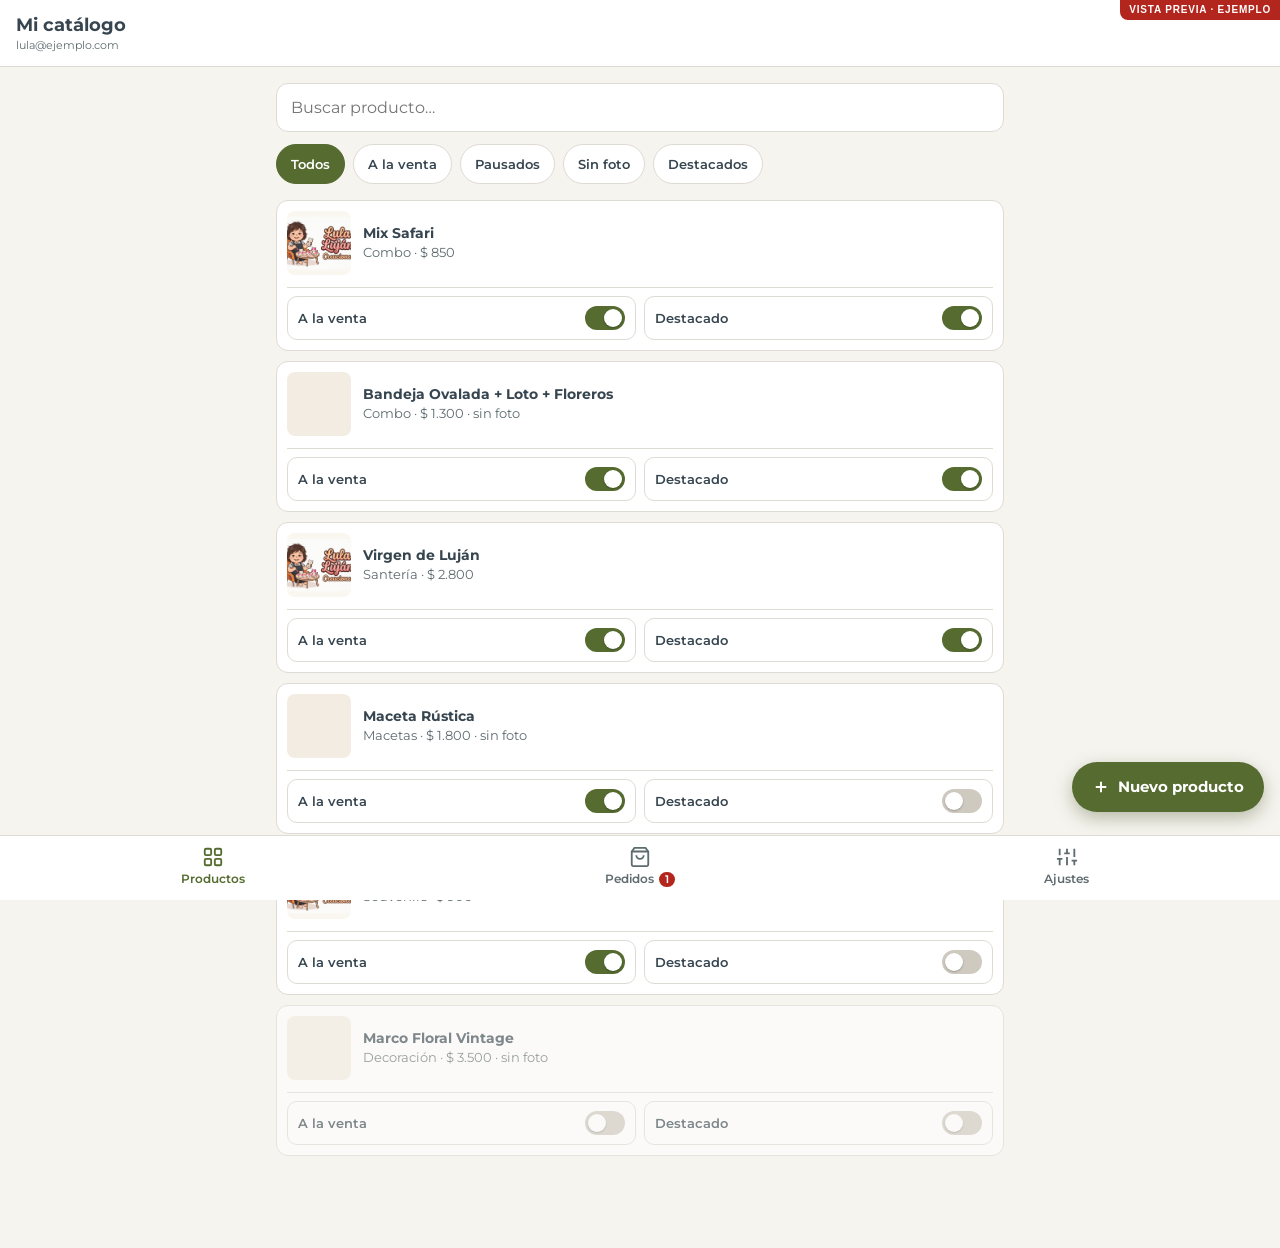
<file: tests/panel-preview.html>
<!DOCTYPE html>
<html lang="es">
<head>
<meta charset="utf-8">
<title>Vista previa del panel (datos de ejemplo)</title>
<meta name="viewport" content="width=device-width, initial-scale=1">
<!--
  VISTA PREVIA del panel "Mi catálogo" SIN Google.

  Carga el panel real (apps-script/panel/panel.html) y reemplaza
  google.script.run por un servidor falso que vive en memoria, con datos de
  ejemplo. Sirve para ver y retocar el diseño del panel sin instalar nada.
  Nada de lo que se hace acá se guarda: al recargar vuelve todo al principio.

  Usar con el servidor local, desde la raíz del proyecto:
      python -m http.server 8123
  y abrir  http://localhost:8123/tests/panel-preview.html

  Esta carpeta (tests/) NO se publica: netlify.toml solo copia los archivos del sitio.
-->
<script>
'use strict';
/* ------------------------------------------------------------------ datos */
const FOTO = location.origin + '/og-image.jpg';
const db = {
  productos: [
    { id: '5',  nombre: 'Mix Safari',                           categoria: 'Combo',     descripcion: 'Bandeja y porta sahumerios.', medidas: 'BDJ 11x11 cm, PS 6-7cm', precio_unitario: 850,  precio_pack_10: 7000,  precio_pack_20: 12500, imagenes: [FOTO], activo: true,  destacado: true },
    { id: '28', nombre: 'Bandeja Ovalada + Loto + Floreros',    categoria: 'Combo',     descripcion: 'Bandeja ovalada, loto y floreros.', medidas: '', precio_unitario: 1300, precio_pack_10: 11000, precio_pack_20: 20000, imagenes: [], activo: true,  destacado: true },
    { id: '34', nombre: 'Virgen de Luján',                      categoria: 'Santería',  descripcion: 'Virgen de Luján en yeso, lista para pintar.', medidas: '20 cm', precio_unitario: 2800, precio_pack_10: 24000, precio_pack_20: 44000, imagenes: [FOTO, FOTO], activo: true,  destacado: true },
    { id: '36', nombre: 'Maceta Rústica',                       categoria: 'Macetas',   descripcion: '', medidas: '15 cm de diámetro', precio_unitario: 1800, precio_pack_10: 15500, precio_pack_20: 28000, imagenes: [], activo: true,  destacado: false },
    { id: '38', nombre: 'Souvenir Mini Novia',                  categoria: 'Souvenirs', descripcion: '', medidas: '8 cm', precio_unitario: 900,  precio_pack_10: 7500,  precio_pack_20: 13000, imagenes: [FOTO], activo: true,  destacado: false },
    { id: '41', nombre: 'Marco Floral Vintage',                 categoria: 'Decoración',descripcion: '', medidas: '25 x 30 cm', precio_unitario: 3500, precio_pack_10: 30000, precio_pack_20: 56000, imagenes: [], activo: false, destacado: false },
  ].map((p, i) => ({ ...p, fila: i + 2 })),
  config: {
    whatsapp: '5491134862998', sena_porcentaje: 10, tienda_abierta: 'SI',
    mensaje_pausa: 'Estamos de vacaciones. Volvemos a tomar pedidos pronto.',
    aviso_superior: 'Figuras de yeso sin pintar, listas para pintar · Pedidos por WhatsApp · Entregas los sábados',
    cuentas_clientas: 'SI',
  },
  puntos: [
    ['Esc 61', 0, true, 'Sábados de 10 a 12'], ['YPF Mariló', 0, true, ''], ['Cruce Castelar', 0, true, ''],
    ['Moreno Hospital', 0, true, ''], ['Barrio Güemes', 0, true, ''], ['San Miguel Catedral', 0, true, ''],
    ['Ex Vea', 0, false, ''], ['Morón Anses', 0, true, ''], ['Merlo Coppel', 12000, true, 'Entrada del estacionamiento'],
    ['Feria del Zanjón', 0, true, ''],
  ].map(([nombre, minimo, activo, detalle]) => ({ nombre, minimo, activo, detalle })),
  pedidos: [
    { fila: 4, numero: 'LL-261003-K7QM', fecha: '2026-10-03T15:20:00Z', estado: 'Nuevo', nombre: 'Ana Gómez', telefono: '1134501054', punto: 'Esc 61',
      detalle: '2 × Mix Safari (Pack x10)\n1 × Virgen de Luján (Unidad)', total: 16800, sena: 1680, notas: '', cuenta: true },
    { fila: 3, numero: 'LL-261002-X2TD', fecha: '2026-10-02T11:05:00Z', estado: 'Seña recibida', nombre: 'Marta Ruiz', telefono: '1155667788', punto: 'Merlo Coppel',
      detalle: '1 × Bandeja Ovalada + Loto + Floreros (Pack x20)', total: 20000, sena: 2000, notas: '', cuenta: false },
    { fila: 2, numero: 'LL-260928-A9PF', fecha: '2026-09-28T18:40:00Z', estado: 'Entregado', nombre: 'Lucía Pereyra', telefono: '1166778899', punto: 'Cruce Castelar',
      detalle: '5 × Souvenir Mini Novia (Unidad)', total: 4500, sena: 450, notas: '', cuenta: true },
  ],
  clientas: [
    { id: 'C1A2B3C4', nombre: 'Ana Gómez', telefono: '1134501054', tienePin: true, ultimo: '2026-10-03T15:18:00Z' },
    { id: 'C5D6E7F8', nombre: 'Lucía Pereyra', telefono: '1166778899', tienePin: false, ultimo: '' },
  ],
  estados: ['Nuevo', 'Seña recibida', 'En preparación', 'Listo para retirar', 'Entregado', 'Cancelado'],
};

/* ---------------------------------------------- el "servidor" (en memoria) */
const num = (v) => Math.floor(Number(String(v ?? '').replace(/\D/g, '')) || 0);
const servidor = {
  datosIniciales: () => ({ usuario: 'lula@ejemplo.com', productos: db.productos, config: db.config, puntos: db.puntos, estados: db.estados, pedidosConfigurado: true }),
  guardarProducto: (p) => {
    const nombre = String(p.nombre || '').trim();
    if (!nombre) throw new Error('El producto necesita un nombre.');
    if (!(num(p.precio_unitario) > 0)) throw new Error('Falta el precio por unidad.');
    const nuevo = { id: p.id, nombre, categoria: p.categoria || 'Otros', descripcion: p.descripcion || '', medidas: p.medidas || '',
      precio_unitario: num(p.precio_unitario), precio_pack_10: num(p.precio_pack_10), precio_pack_20: num(p.precio_pack_20),
      imagenes: p.imagenes || [], activo: p.activo !== false, destacado: !!p.destacado };
    const i = db.productos.findIndex(x => x.fila === Number(p.fila));
    if (i === -1) { nuevo.id = String(Math.max(0, ...db.productos.map(x => num(x.id))) + 1); nuevo.fila = db.productos.length + 2; db.productos.push(nuevo); }
    else db.productos[i] = { ...nuevo, fila: db.productos[i].fila };
    return db.productos;
  },
  cambiarInterruptor: (id, fila, campo, valor) => { db.productos.find(x => x.fila === Number(fila))[campo] = !!valor; return true; },
  borrarProducto: (id, fila) => { db.productos = db.productos.filter(x => x.fila !== Number(fila)); return db.productos; },
  subirFoto: () => FOTO,
  guardarConfig: (c) => Object.assign(db.config, c),
  guardarPuntos: (ps) => (db.puntos = ps.filter(p => String(p.nombre).trim()).map(p => ({ nombre: p.nombre.trim(), minimo: num(p.minimo), activo: p.activo !== false, detalle: p.detalle || '' }))),
  listarPedidos: (f) => db.pedidos.filter(p => !f || f === 'Todos' || p.estado === f || (f === 'Pendientes' && !['Entregado', 'Cancelado'].includes(p.estado))),
  cambiarEstadoPedido: (n, e) => { db.pedidos.find(p => p.numero === n).estado = e; return true; },
  listarClientas: () => db.clientas,
  reiniciarPin: (id) => { const c = db.clientas.find(c => c.id === id); c.tienePin = false; return { codigo: '482913', horas: 48, nombre: c.nombre, telefono: c.telefono || '1134501054' }; },
};

const corredor = (ok, mal) => new Proxy({}, {
  get: (_, nombre) => {
    if (nombre === 'withSuccessHandler') return (f) => corredor(f, mal);
    if (nombre === 'withFailureHandler') return (f) => corredor(ok, f);
    return (...args) => setTimeout(() => {
      try {
        const r = servidor[nombre](...args);
        ok && ok(JSON.parse(JSON.stringify(r === undefined ? null : r)));
      } catch (e) { mal && mal({ message: e.message }); }
    }, 140);
  },
});
window.google = { script: { run: corredor(null, null) } };

/* ------------------------------------------- cargar el panel REAL encima */
fetch('../apps-script/panel/panel.html', { cache: 'no-store' })
  .then(r => r.text())
  .then(html => {
    document.open(); document.write(html); document.close();
    document.addEventListener('DOMContentLoaded', () => {
      document.body.insertAdjacentHTML('beforeend',
        '<div style="position:fixed;top:0;right:0;z-index:99;background:#b3261e;color:#fff;font:700 10px/1 sans-serif;letter-spacing:.08em;padding:5px 9px;border-bottom-left-radius:8px;pointer-events:none">VISTA PREVIA · EJEMPLO</div>');
    });
  });
</script>
</head>
<body></body>
</html>
</file>
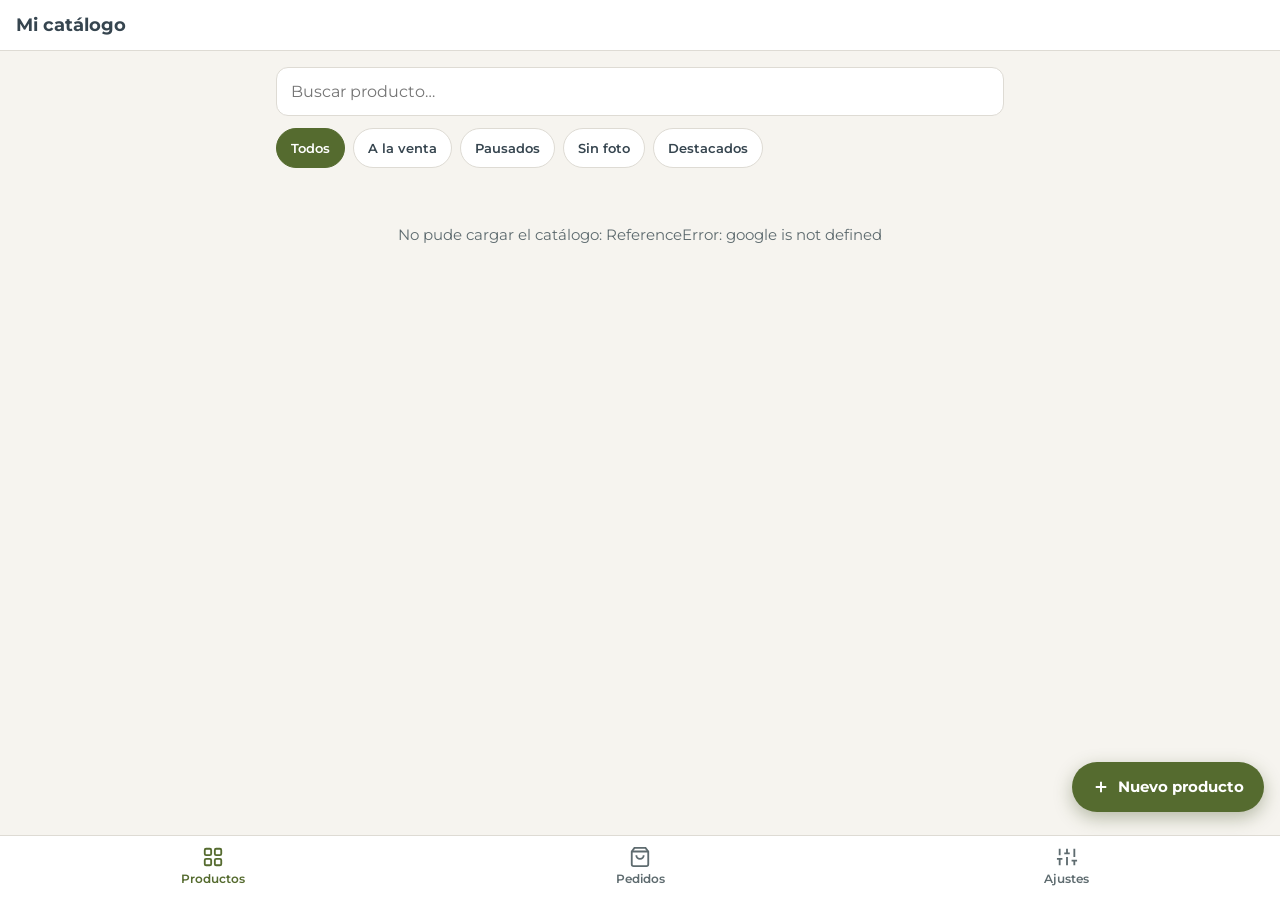
<file: apps-script/panel/panel.html>
<!DOCTYPE html>
<html lang="es">
<head>
<base target="_top">
<meta charset="utf-8">
<meta name="theme-color" content="#556b2f">
<link rel="preconnect" href="https://fonts.googleapis.com">
<link rel="stylesheet" href="https://fonts.googleapis.com/css2?family=Montserrat:wght@400;600;700&display=swap">
<style>
  :root {
    --bg: #f6f4ef; --card: #ffffff; --text: #36454f; --muted: #5e6b6f; --border: #dedbd4;
    --primary: #556b2f; --primary-dark: #3f4d1f; --beige: #8a6639; --beige-soft: #f3ece2;
    --danger: #b3261e; --ok: #2e7d32; --r: 12px;
    --font: 'Montserrat', system-ui, -apple-system, sans-serif;
  }
  * { box-sizing: border-box; }
  html { -webkit-tap-highlight-color: transparent; }
  body { margin: 0; background: var(--bg); color: var(--text); font: 15px/1.45 var(--font);
         padding-bottom: calc(76px + env(safe-area-inset-bottom, 0px)); }
  button, input, select, textarea { font: inherit; color: inherit; }
  input, select, textarea { font-size: 16px; }
  button { touch-action: manipulation; cursor: pointer; }
  :focus-visible { outline: 2px solid var(--primary); outline-offset: 2px; }
  .hidden { display: none !important; }

  /* ---------- Encabezado ---------- */
  header { position: sticky; top: 0; z-index: 20; background: var(--card); border-bottom: 1px solid var(--border);
           padding: calc(12px + env(safe-area-inset-top, 0px)) 16px 12px; display: flex; align-items: center; gap: 12px; }
  header h1 { margin: 0; font-size: 18px; font-weight: 700; flex: 1; }
  header small { display: block; font-size: 11px; font-weight: 400; color: var(--muted); }

  main { padding: 16px; max-width: 760px; margin: 0 auto; }

  /* ---------- Barra inferior ---------- */
  nav.tabs { position: fixed; left: 0; right: 0; bottom: 0; z-index: 30; display: flex; background: var(--card);
             border-top: 1px solid var(--border); padding-bottom: env(safe-area-inset-bottom, 0px); }
  nav.tabs button { flex: 1; border: 0; background: none; padding: 10px 4px 12px; display: flex; flex-direction: column;
                    align-items: center; gap: 3px; font-size: 11.5px; font-weight: 600; color: var(--muted); min-height: 60px; }
  nav.tabs button svg { width: 22px; height: 22px; }
  nav.tabs button[aria-selected="true"] { color: var(--primary); }
  .badge { background: var(--danger); color: #fff; border-radius: 10px; font-size: 10.5px; padding: 1px 6px; margin-left: 2px; }

  /* ---------- Controles ---------- */
  .search { width: 100%; padding: 12px 14px; border: 1px solid var(--border); border-radius: var(--r); background: var(--card); }
  .chips { display: flex; flex-wrap: wrap; gap: 8px; padding: 12px 0 4px; }
  .chips button { flex-shrink: 0; border: 1px solid var(--border); background: var(--card); border-radius: 999px;
                  padding: 8px 14px; font-size: 13px; font-weight: 600; min-height: 40px; }
  .chips button[aria-pressed="true"] { background: var(--primary); border-color: var(--primary); color: #fff; }

  .btn { border: 0; border-radius: var(--r); padding: 13px 18px; font-weight: 700; min-height: 48px; }
  .btn:active { transform: scale(0.98); }
  .btn-primary { background: var(--primary); color: #fff; }
  .btn-ghost { background: none; border: 1px solid var(--border); }
  .btn-danger { background: none; color: var(--danger); border: 1px solid #e8c4c1; }
  .btn:disabled { opacity: .55; }

  .fab { position: fixed; right: 16px; bottom: calc(88px + env(safe-area-inset-bottom, 0px)); z-index: 25;
         border: 0; border-radius: 999px; background: var(--primary); color: #fff; font-weight: 700;
         padding: 14px 20px; box-shadow: 0 6px 18px rgba(63, 77, 31, .35); display: flex; gap: 8px; align-items: center; }

  /* ---------- Lista de productos ---------- */
  .lista { display: flex; flex-direction: column; gap: 10px; margin-top: 12px; }
  .item { background: var(--card); border: 1px solid var(--border); border-radius: var(--r); padding: 10px;
          display: grid; grid-template-columns: 64px 1fr; gap: 12px; align-items: center; }
  .item.pausado { opacity: .62; }
  .thumb { width: 64px; height: 64px; border-radius: 8px; object-fit: cover; background: var(--beige-soft); }
  .item-abrir { all: unset; cursor: pointer; display: block; min-width: 0; }
  .item-nombre { font-weight: 700; font-size: 14px; line-height: 1.3; }
  .item-sub { font-size: 12.5px; color: var(--muted); margin-top: 2px; }
  .item { min-width: 0; }
  .item-switches { grid-column: 1 / -1; display: flex; gap: 8px; border-top: 1px solid var(--border); padding-top: 8px; }
  /* En pantallas de 320 px los dos interruptores no entran lado a lado: se apilan.
     Sin esto empujaban la tarjeta y ensanchaban TODA la página. */
  @media (max-width: 359px) { .item-switches { flex-direction: column; } }

  .switch { flex: 1; min-width: 0; display: flex; align-items: center; justify-content: space-between; gap: 8px;
            border: 1px solid var(--border); border-radius: 10px; padding: 6px 10px; min-height: 44px;
            background: none; font-size: 13px; font-weight: 600; }
  .switch .pista { width: 40px; height: 24px; border-radius: 12px; background: #cfcac0; position: relative; transition: background .15s ease-out; flex-shrink: 0; }
  .switch .pista::after { content: ''; position: absolute; top: 3px; left: 3px; width: 18px; height: 18px; border-radius: 50%;
                          background: #fff; transition: transform .15s ease-out; box-shadow: 0 1px 2px rgba(0,0,0,.25); }
  .switch[aria-checked="true"] .pista { background: var(--primary); }
  .switch[aria-checked="true"] .pista::after { transform: translateX(16px); }

  /* ---------- Editor (hoja a pantalla completa) ---------- */
  .hoja { position: fixed; inset: 0; z-index: 50; background: var(--bg); display: flex; flex-direction: column; }
  .hoja-head { display: flex; align-items: center; gap: 10px; padding: calc(10px + env(safe-area-inset-top, 0px)) 12px 10px;
               background: var(--card); border-bottom: 1px solid var(--border); }
  .hoja-head h2 { margin: 0; font-size: 16px; flex: 1; }
  .icono { border: 0; background: none; width: 44px; height: 44px; border-radius: 50%; display: inline-flex; align-items: center; justify-content: center; }
  .hoja-body { flex: 1; overflow-y: auto; overscroll-behavior: contain; padding: 16px; max-width: 760px; width: 100%; margin: 0 auto; }
  .hoja-foot { display: flex; gap: 10px; padding: 12px 16px calc(12px + env(safe-area-inset-bottom, 0px));
               background: var(--card); border-top: 1px solid var(--border); }
  .hoja-foot .btn-primary { flex: 1; }

  .campo { display: flex; flex-direction: column; gap: 6px; margin-bottom: 16px; }
  .campo label { font-size: 13px; font-weight: 700; }
  .campo small { font-size: 12px; color: var(--muted); }
  .campo input, .campo textarea, .campo select { width: 100%; padding: 12px; border: 1px solid var(--border); border-radius: 10px; background: var(--card); }
  .campo textarea { min-height: 96px; resize: vertical; }
  .fila3 { display: grid; grid-template-columns: repeat(3, 1fr); gap: 10px; }
  .fila3 .campo { margin-bottom: 0; }
  .fila3 input { padding: 12px 8px; }

  .fotos { display: grid; grid-template-columns: repeat(auto-fill, minmax(96px, 1fr)); gap: 10px; }
  .foto { position: relative; aspect-ratio: 1; border-radius: 10px; overflow: hidden; border: 2px solid transparent; background: var(--beige-soft); }
  .foto.principal { border-color: var(--primary); }
  .foto img { width: 100%; height: 100%; object-fit: cover; display: block; }
  .foto .quitar { position: absolute; top: 4px; right: 4px; width: 32px; height: 32px; border-radius: 50%; border: 0;
                  background: rgba(0,0,0,.6); color: #fff; font-size: 16px; line-height: 1; }
  .foto .etiqueta { position: absolute; left: 0; right: 0; bottom: 0; background: rgba(63,77,31,.85); color: #fff;
                    font-size: 10.5px; font-weight: 700; text-align: center; padding: 3px; }
  .foto-agregar { aspect-ratio: 1; border: 2px dashed var(--border); border-radius: 10px; background: var(--card);
                  display: flex; flex-direction: column; align-items: center; justify-content: center; gap: 4px;
                  font-size: 12px; font-weight: 600; color: var(--primary); }
  .subiendo { position: absolute; inset: 0; background: rgba(255,255,255,.75); display: flex; align-items: center; justify-content: center; font-size: 12px; font-weight: 700; }

  /* ---------- Pedidos ---------- */
  .pedido { background: var(--card); border: 1px solid var(--border); border-radius: var(--r); padding: 14px; }
  .pedido-head { display: flex; justify-content: space-between; gap: 8px; align-items: baseline; }
  .pedido-num { font-weight: 700; font-variant-numeric: tabular-nums; }
  .pedido-fecha { font-size: 12px; color: var(--muted); }
  .pedido-cliente { margin: 8px 0 2px; font-weight: 600; }
  .pedido-detalle { white-space: pre-line; font-size: 13.5px; background: var(--bg); border-radius: 8px; padding: 10px; margin: 10px 0; }
  .pedido-totales { display: flex; justify-content: space-between; font-size: 13.5px; font-variant-numeric: tabular-nums; }
  .pedido-acciones { display: flex; gap: 8px; margin-top: 12px; flex-wrap: wrap; }
  .pedido-acciones select { flex: 1; min-width: 170px; padding: 12px; border-radius: 10px; border: 1px solid var(--border); font-weight: 700; background: var(--card); }
  .wa { display: inline-flex; align-items: center; gap: 6px; padding: 0 14px; min-height: 48px; border-radius: 10px;
        background: #168043; color: #fff; font-weight: 700; text-decoration: none; }
  .estado-Nuevo { border-left-color: var(--danger); }
  .aviso-nota { color: var(--danger); font-size: 12.5px; margin-top: 6px; }
  .codigo-reinicio { background: #f3f1e4; border: 1px solid #c9c79a; border-radius: 12px; padding: 14px; margin: 0 0 12px; font-size: 14px; line-height: 1.4; }

  /* ---------- Ajustes ---------- */
  section.bloque { background: var(--card); border: 1px solid var(--border); border-radius: var(--r); padding: 16px; margin-bottom: 16px; }
  section.bloque h2 { margin: 0 0 4px; font-size: 16px; }
  section.bloque > p { margin: 0 0 14px; font-size: 13px; color: var(--muted); }
  .punto-cabecera { display: grid; grid-template-columns: 1fr 100px; gap: 8px; font-size: 12px; font-weight: 700; color: var(--muted); padding-bottom: 6px; }
  .punto { display: grid; grid-template-columns: 1fr 100px; gap: 8px; padding: 12px 0; border-top: 1px solid var(--border); }
  .punto input { padding: 10px; border: 1px solid var(--border); border-radius: 8px; width: 100%; }
  .punto .ancho { grid-column: 1 / -1; }
  .punto-acciones { grid-column: 1 / -1; display: flex; gap: 8px; }
  .clienta { display: flex; justify-content: space-between; align-items: center; gap: 10px; padding: 10px 0; border-top: 1px solid var(--border); font-size: 14px; }
  .clienta small { color: var(--muted); display: block; }

  .vacio { text-align: center; color: var(--muted); padding: 40px 16px; }
  .cargando { text-align: center; color: var(--muted); padding: 40px; }

  .toast { position: fixed; left: 50%; bottom: calc(92px + env(safe-area-inset-bottom, 0px)); transform: translate(-50%, 12px);
           background: var(--text); color: #fff; padding: 12px 18px; border-radius: 10px; font-size: 14px; font-weight: 600;
           opacity: 0; pointer-events: none; transition: opacity .2s ease-out, transform .2s ease-out; z-index: 80; max-width: 90vw; text-align: center; }
  .toast.visible { opacity: 1; transform: translate(-50%, 0); }
  .toast.error { background: var(--danger); }

  @media (prefers-reduced-motion: reduce) { * { transition-duration: .01s !important; } }
</style>
</head>
<body>

<header>
  <h1>Mi catálogo <small id="usuario"></small></h1>
</header>

<main>
  <!-- ===================== PRODUCTOS ===================== -->
  <div id="vista-productos">
    <input type="search" class="search" id="buscar" placeholder="Buscar producto…" enterkeyhint="search" autocomplete="off">
    <div class="chips" id="filtros-prod" role="group" aria-label="Filtrar productos">
      <button data-f="todos" aria-pressed="true">Todos</button>
      <button data-f="activos" aria-pressed="false">A la venta</button>
      <button data-f="pausados" aria-pressed="false">Pausados</button>
      <button data-f="sinfoto" aria-pressed="false">Sin foto</button>
      <button data-f="destacados" aria-pressed="false">Destacados</button>
    </div>
    <div class="lista" id="lista-productos"><div class="cargando">Cargando tu catálogo…</div></div>
    <button class="fab" id="btn-nuevo">
      <svg width="18" height="18" viewBox="0 0 24 24" fill="none" stroke="currentColor" stroke-width="2.6" aria-hidden="true"><path d="M12 5v14M5 12h14"/></svg>
      Nuevo producto
    </button>
  </div>

  <!-- ===================== PEDIDOS ===================== -->
  <div id="vista-pedidos" class="hidden">
    <div class="chips" id="filtros-ped" role="group" aria-label="Filtrar pedidos"></div>
    <div class="lista" id="lista-pedidos"></div>
  </div>

  <!-- ===================== AJUSTES ===================== -->
  <div id="vista-ajustes" class="hidden">
    <section class="bloque">
      <h2>Tienda</h2>
      <p>Estos cambios se ven en el catálogo en hasta 2 minutos.</p>
      <div class="campo">
        <button type="button" class="switch" id="cfg-abierta" role="switch" aria-checked="true">
          <span>Tomando pedidos</span><span class="pista" aria-hidden="true"></span>
        </button>
        <small>Apagalo para vacaciones: las clientas pueden mirar pero no enviar pedidos.</small>
      </div>
      <div class="campo"><label for="cfg-pausa">Mensaje cuando está en pausa</label><input id="cfg-pausa"></div>
      <div class="campo"><label for="cfg-aviso">Franja de avisos (arriba de todo)</label><input id="cfg-aviso"></div>
      <div class="campo"><label for="cfg-wa">WhatsApp que recibe los pedidos</label><input id="cfg-wa" inputmode="tel"><small>Con 549 adelante, sin + ni espacios. Ej: 5491134862998</small></div>
      <div class="campo"><label for="cfg-sena">Seña (%)</label><input id="cfg-sena" type="number" inputmode="numeric" min="0" max="100"></div>
      <div class="campo">
        <button type="button" class="switch" id="cfg-cuentas" role="switch" aria-checked="true">
          <span>Clientas pueden crear cuenta</span><span class="pista" aria-hidden="true"></span>
        </button>
      </div>
      <button class="btn btn-primary" id="guardar-config" style="width:100%">Guardar ajustes</button>
    </section>

    <section class="bloque">
      <h2>Puntos de encuentro</h2>
      <p>Mínimo en $ (0 = sin mínimo). Apagá un punto para que no aparezca.</p>
      <div id="lista-puntos"></div>
      <div style="display:flex; gap:10px; margin-top:12px">
        <button class="btn btn-ghost" id="agregar-punto" style="flex:1">+ Agregar punto</button>
        <button class="btn btn-primary" id="guardar-puntos" style="flex:1">Guardar puntos</button>
      </div>
    </section>

    <section class="bloque">
      <h2>Clientas con cuenta</h2>
      <p>Si una clienta se olvidó el PIN, tocá <strong>Reiniciar PIN</strong>: te da un código de 6 números para pasárselo por WhatsApp. Con ese código crea un PIN nuevo. Sin el código nadie puede reactivar su cuenta.</p>
      <div id="codigo-reinicio"></div>
      <div id="lista-clientas"><div class="cargando">Cargando…</div></div>
    </section>
  </div>
</main>

<!-- ===================== EDITOR DE PRODUCTO ===================== -->
<div class="hoja hidden" id="editor" role="dialog" aria-modal="true" aria-labelledby="editor-titulo">
  <div class="hoja-head">
    <button class="icono" id="editor-cerrar" aria-label="Cerrar sin guardar">
      <svg width="22" height="22" viewBox="0 0 24 24" fill="none" stroke="currentColor" stroke-width="2.4" aria-hidden="true"><path d="M18 6 6 18M6 6l12 12"/></svg>
    </button>
    <h2 id="editor-titulo">Nuevo producto</h2>
  </div>
  <div class="hoja-body">
    <div class="campo">
      <label>Fotos</label>
      <div class="fotos" id="editor-fotos"></div>
      <small>La primera es la principal. Tocá una foto para hacerla principal.</small>
      <input type="file" id="input-foto" accept="image/*" multiple class="hidden">
    </div>
    <div class="campo"><label for="e-nombre">Nombre *</label><input id="e-nombre" autocapitalize="sentences" enterkeyhint="next"></div>
    <div class="campo"><label for="e-categoria">Categoría</label><input id="e-categoria" list="lista-categorias" enterkeyhint="next"><datalist id="lista-categorias"></datalist></div>
    <div class="campo"><label for="e-descripcion">Descripción</label><textarea id="e-descripcion"></textarea><small>Recordá: las figuras van sin pintar.</small></div>
    <div class="campo"><label for="e-medidas">Medidas</label><input id="e-medidas" placeholder="Ej: 20 cm"></div>
    <div class="campo">
      <label>Precios</label>
      <div class="fila3">
        <div class="campo"><small>Unidad *</small><input id="e-p1" type="number" inputmode="numeric" min="0"></div>
        <div class="campo"><small>Pack ×10</small><input id="e-p10" type="number" inputmode="numeric" min="0"></div>
        <div class="campo"><small>Pack ×20</small><input id="e-p20" type="number" inputmode="numeric" min="0"></div>
      </div>
      <small id="e-ahorro"></small>
    </div>
    <div class="campo" style="display:flex; flex-direction:row; gap:8px">
      <button type="button" class="switch" id="e-activo" role="switch" aria-checked="true"><span>A la venta</span><span class="pista" aria-hidden="true"></span></button>
      <button type="button" class="switch" id="e-destacado" role="switch" aria-checked="false"><span>Destacado</span><span class="pista" aria-hidden="true"></span></button>
    </div>
    <button class="btn btn-danger hidden" id="editor-borrar" style="width:100%">Borrar este producto</button>
  </div>
  <div class="hoja-foot">
    <button class="btn btn-primary" id="editor-guardar">Guardar</button>
  </div>
</div>

<nav class="tabs" role="tablist">
  <button role="tab" data-vista="productos" aria-selected="true">
    <svg viewBox="0 0 24 24" fill="none" stroke="currentColor" stroke-width="2" aria-hidden="true"><rect x="3" y="3" width="7" height="7" rx="1.5"/><rect x="14" y="3" width="7" height="7" rx="1.5"/><rect x="3" y="14" width="7" height="7" rx="1.5"/><rect x="14" y="14" width="7" height="7" rx="1.5"/></svg>
    Productos
  </button>
  <button role="tab" data-vista="pedidos" aria-selected="false">
    <svg viewBox="0 0 24 24" fill="none" stroke="currentColor" stroke-width="2" aria-hidden="true"><path d="M6 2 3 6v14a2 2 0 0 0 2 2h14a2 2 0 0 0 2-2V6l-3-4Z"/><path d="M3 6h18M16 10a4 4 0 0 1-8 0"/></svg>
    <span>Pedidos <span class="badge hidden" id="badge-nuevos">0</span></span>
  </button>
  <button role="tab" data-vista="ajustes" aria-selected="false">
    <svg viewBox="0 0 24 24" fill="none" stroke="currentColor" stroke-width="2" aria-hidden="true"><path d="M4 21v-7M4 10V3M12 21v-9M12 8V3M20 21v-5M20 12V3M1 14h6M9 8h6M17 16h6"/></svg>
    Ajustes
  </button>
</nav>

<div class="toast" id="toast" role="status" aria-live="polite"></div>

<script type="text/plain" id="app-src">
'use strict';
const $ = (s) => document.querySelector(s);
const $$ = (s) => [...document.querySelectorAll(s)];
const S = { productos: [], config: {}, puntos: [], estados: [], filtroProd: 'todos', filtroPed: 'Pendientes', editando: null, fotos: [], subiendo: 0 };

// Las entidades HTML se arman con códigos y no escritas a mano: dentro de Google el script no llegaba a ejecutarse.
const esc = (s) => String(s == null ? '' : s).replace(/[\x26\x3c\x3e\x22\x27]/g, c => '\x26#' + c.charCodeAt(0) + ';');
const plata = (n) => '$ ' + Math.round(Number(n) || 0).toLocaleString('es-AR');
const norm = (s) => String(s || '').normalize('NFD').replace(/[̀-ͯ]/g, '').toLowerCase();

/** Llama a una función del servidor como promesa. */
const srv = (fn, ...args) => new Promise((ok, mal) =>
  google.script.run.withSuccessHandler(ok).withFailureHandler(e => mal(e && e.message ? e.message : String(e)))[fn](...args));

let toastT;
const toast = (msg, error = false) => {
  const t = $('#toast');
  t.textContent = msg; t.classList.toggle('error', error); t.classList.add('visible');
  clearTimeout(toastT); toastT = setTimeout(() => t.classList.remove('visible'), error ? 4200 : 2400);
};

/** Miniatura de Drive a partir de un link o ID. */
const miniatura = (url, ancho = 200) => {
  const m = String(url).match(/\/d\/([\w-]+)/) || String(url).match(/[?&]id=([\w-]+)/) || String(url).match(/^([\w-]{28,44})$/);
  if (m) return `https://drive.google.com/thumbnail?id=${m[1]}&sz=w${ancho}`;
  return /^https?:/.test(url) ? url : '';
};

/* Pedazos de HTML armados aparte: así ninguna plantilla (entre comillas invertidas) queda dentro de otra.
   Dentro de Google el script no se ejecutaba con plantillas anidadas. */
const htmlThumb = (p) => p.imagenes.length
  ? '<img class="thumb" src="' + esc(miniatura(p.imagenes[0])) + '" alt="" loading="lazy">'
  : '<div class="thumb"></div>';
const htmlNota = (p) => p.notas ? '<div class="aviso-nota">' + esc(p.notas) + '</div>' : '';
const htmlOpcionesEstado = (p) => {
  let h = S.estados.indexOf(p.estado) === -1 ? '<option selected disabled>' + esc(p.estado || 'Sin estado') + '</option>' : '';
  S.estados.forEach(e => { h += '<option' + (e === p.estado ? ' selected' : '') + '>' + esc(e) + '</option>'; });
  return h;
};

/* ---------------- Navegación ---------------- */
const irA = (vista) => {
  ['productos', 'pedidos', 'ajustes'].forEach(v => $('#vista-' + v).classList.toggle('hidden', v !== vista));
  $$('nav.tabs button').forEach(b => b.setAttribute('aria-selected', String(b.dataset.vista === vista)));
  window.scrollTo(0, 0);
  if (vista === 'pedidos') cargarPedidos();
  if (vista === 'ajustes') { pintarAjustes(); cargarClientas(); }
};
$$('nav.tabs button').forEach(b => b.addEventListener('click', () => irA(b.dataset.vista)));

/* ---------------- Productos ---------------- */
const pintarProductos = () => {
  const q = norm($('#buscar').value);
  const f = S.filtroProd;
  const lista = S.productos.filter(p => {
    if (q && !norm(p.nombre + ' ' + p.categoria).includes(q)) return false;
    if (f === 'activos') return p.activo;
    if (f === 'pausados') return !p.activo;
    if (f === 'sinfoto') return !p.imagenes.length;
    if (f === 'destacados') return p.destacado;
    return true;
  });
  const cont = $('#lista-productos');
  if (!lista.length) { cont.innerHTML = '<div class="vacio">No hay productos con ese filtro.</div>'; return; }
  cont.innerHTML = lista.map(p => `
    <article class="item ${p.activo ? '' : 'pausado'}">
      ${htmlThumb(p)}
      <button class="item-abrir" data-fila="${p.fila}">
        <div class="item-nombre">${esc(p.nombre)}</div>
        <div class="item-sub">${esc(p.categoria)} · ${plata(p.precio_unitario)}${p.imagenes.length ? '' : ' · sin foto'}</div>
      </button>
      <div class="item-switches">
        <button class="switch" role="switch" aria-checked="${p.activo}" data-fila="${p.fila}" data-campo="activo"><span>A la venta</span><span class="pista" aria-hidden="true"></span></button>
        <button class="switch" role="switch" aria-checked="${p.destacado}" data-fila="${p.fila}" data-campo="destacado"><span>Destacado</span><span class="pista" aria-hidden="true"></span></button>
      </div>
    </article>`).join('');
};

$('#lista-productos').addEventListener('click', async (e) => {
  const abrir = e.target.closest('.item-abrir');
  if (abrir) return abrirEditor(S.productos.find(p => p.fila === Number(abrir.dataset.fila)));

  const sw = e.target.closest('.switch');
  if (!sw) return;
  const p = S.productos.find(x => x.fila === Number(sw.dataset.fila));
  const campo = sw.dataset.campo;
  const nuevo = !p[campo];
  // Optimista: cambia ya y se revierte si falla
  p[campo] = nuevo; pintarProductos();
  try {
    await srv('cambiarInterruptor', p.id, p.fila, campo, nuevo);
    toast(campo === 'activo' ? (nuevo ? 'A la venta' : 'Pausado: se ve como sin stock') : (nuevo ? 'Destacado' : 'Ya no está destacado'));
  } catch (err) {
    p[campo] = !nuevo; pintarProductos(); toast(err, true);
  }
});

$('#buscar').addEventListener('input', pintarProductos);
$('#filtros-prod').addEventListener('click', (e) => {
  const b = e.target.closest('button'); if (!b) return;
  S.filtroProd = b.dataset.f;
  $$('#filtros-prod button').forEach(x => x.setAttribute('aria-pressed', String(x === b)));
  pintarProductos();
});

/* ---------------- Editor ---------------- */
const setSwitch = (el, v) => el.setAttribute('aria-checked', String(!!v));
const getSwitch = (el) => el.getAttribute('aria-checked') === 'true';
$$('#e-activo, #e-destacado, #cfg-abierta, #cfg-cuentas').forEach(el => el.addEventListener('click', () => setSwitch(el, !getSwitch(el))));

const abrirEditor = (p) => {
  S.editando = p || null;
  $('#editor-titulo').textContent = p ? 'Editar producto' : 'Nuevo producto';
  $('#e-nombre').value = p ? p.nombre : '';
  $('#e-categoria').value = p ? p.categoria : '';
  $('#e-descripcion').value = p ? p.descripcion : '';
  $('#e-medidas').value = p ? p.medidas : '';
  $('#e-p1').value = p ? p.precio_unitario || '' : '';
  $('#e-p10').value = p ? p.precio_pack_10 || '' : '';
  $('#e-p20').value = p ? p.precio_pack_20 || '' : '';
  setSwitch($('#e-activo'), p ? p.activo : true);
  setSwitch($('#e-destacado'), p ? p.destacado : false);
  $('#editor-borrar').classList.toggle('hidden', !p);
  S.fotos = p ? [...p.imagenes] : [];
  pintarFotos(); calcularAhorro();
  $('#lista-categorias').innerHTML = [...new Set(S.productos.map(x => x.categoria).filter(Boolean))].map(c => `<option value="${esc(c)}">`).join('');
  $('#editor').classList.remove('hidden');
  document.body.style.overflow = 'hidden';
  history.pushState({ editor: 1 }, '');
};

const cerrarEditor = (desdeHistorial) => {
  $('#editor').classList.add('hidden');
  document.body.style.overflow = '';
  if (!desdeHistorial && history.state && history.state.editor) history.back();
};
$('#editor-cerrar').addEventListener('click', () => cerrarEditor(false));
window.addEventListener('popstate', () => { if (!$('#editor').classList.contains('hidden')) cerrarEditor(true); });
$('#btn-nuevo').addEventListener('click', () => abrirEditor(null));

const calcularAhorro = () => {
  const u = Number($('#e-p1').value) || 0;
  const partes = [[10, Number($('#e-p10').value) || 0], [20, Number($('#e-p20').value) || 0]]
    .filter(([n, p]) => u && p)
    .map(([n, p]) => `Pack ×${n}: ${plata(p / n)} c/u (${Math.round((1 - p / (u * n)) * 100)}% de descuento)`);
  $('#e-ahorro').textContent = partes.join(' · ') || 'Si dejás un pack vacío, se cobra el precio por unidad × cantidad.';
};
['#e-p1', '#e-p10', '#e-p20'].forEach(s => $(s).addEventListener('input', calcularAhorro));

const pintarFotos = () => {
  $('#editor-fotos').innerHTML = S.fotos.map((f, i) => `
    <div class="foto ${i === 0 ? 'principal' : ''}" data-i="${i}">
      <img src="${esc(miniatura(f, 300))}" alt="Foto ${i + 1}">
      <button class="quitar" data-quitar="${i}" aria-label="Quitar foto ${i + 1}">×</button>
      ${i === 0 ? '<span class="etiqueta">Principal</span>' : ''}
    </div>`).join('') +
    (S.subiendo ? `<div class="foto"><div class="subiendo">Subiendo ${S.subiendo}…</div></div>` : '') +
    `<button class="foto-agregar" id="agregar-foto" type="button">
       <svg width="26" height="26" viewBox="0 0 24 24" fill="none" stroke="currentColor" stroke-width="2" aria-hidden="true"><path d="M23 19a2 2 0 0 1-2 2H3a2 2 0 0 1-2-2V8a2 2 0 0 1 2-2h4l2-3h6l2 3h4a2 2 0 0 1 2 2z"/><circle cx="12" cy="13" r="4"/></svg>
       Agregar foto
     </button>`;
};

$('#editor-fotos').addEventListener('click', (e) => {
  if (e.target.closest('#agregar-foto')) return $('#input-foto').click();
  const q = e.target.closest('[data-quitar]');
  if (q) { S.fotos.splice(Number(q.dataset.quitar), 1); return pintarFotos(); }
  const f = e.target.closest('.foto[data-i]');
  if (f && Number(f.dataset.i) > 0) { const [x] = S.fotos.splice(Number(f.dataset.i), 1); S.fotos.unshift(x); pintarFotos(); }
});

/** Achica la foto en el celular antes de subirla: 4 MB → ~300 KB. */
const achicar = (archivo, lado = 1600) => new Promise((ok, mal) => {
  const img = new Image();
  const url = URL.createObjectURL(archivo);
  img.onload = () => {
    const k = Math.min(1, lado / Math.max(img.width, img.height));
    const c = document.createElement('canvas');
    c.width = Math.round(img.width * k); c.height = Math.round(img.height * k);
    c.getContext('2d').drawImage(img, 0, 0, c.width, c.height);
    URL.revokeObjectURL(url);
    ok(c.toDataURL('image/jpeg', 0.82));
  };
  img.onerror = () => mal('No pude leer esa foto.');
  img.src = url;
});

$('#input-foto').addEventListener('change', async (e) => {
  const archivos = [...e.target.files];
  e.target.value = '';
  for (const a of archivos) {
    S.subiendo++; pintarFotos();
    try {
      const datos = await achicar(a);
      const url = await srv('subirFoto', datos, $('#e-nombre').value || 'producto');
      S.fotos.push(url);
    } catch (err) { toast(err, true); }
    S.subiendo--; pintarFotos();
  }
});

$('#editor-guardar').addEventListener('click', async () => {
  if (S.subiendo) return toast('Esperá a que terminen de subir las fotos.', true);
  const p = {
    fila: S.editando ? S.editando.fila : 0, id: S.editando ? S.editando.id : '',
    nombre: $('#e-nombre').value, categoria: $('#e-categoria').value, descripcion: $('#e-descripcion').value,
    medidas: $('#e-medidas').value, precio_unitario: $('#e-p1').value, precio_pack_10: $('#e-p10').value,
    precio_pack_20: $('#e-p20').value, imagenes: S.fotos, activo: getSwitch($('#e-activo')), destacado: getSwitch($('#e-destacado')),
  };
  if (!p.nombre.trim()) return toast('Poné un nombre.', true);
  if (!(Number(p.precio_unitario) > 0)) return toast('Falta el precio por unidad.', true);
  const btn = $('#editor-guardar'); btn.disabled = true; btn.textContent = 'Guardando…';
  try {
    S.productos = await srv('guardarProducto', p);
    cerrarEditor(false); pintarProductos();
    toast(S.editando ? 'Cambios guardados' : 'Producto agregado al catálogo');
  } catch (err) { toast(err, true); }
  btn.disabled = false; btn.textContent = 'Guardar';
});

$('#editor-borrar').addEventListener('click', async () => {
  const p = S.editando;
  if (!p || !confirm(`¿Borrar "${p.nombre}" del catálogo? Si solo se agotó, mejor apagá "A la venta".`)) return;
  try {
    S.productos = await srv('borrarProducto', p.id, p.fila);
    cerrarEditor(false); pintarProductos(); toast('Producto borrado');
  } catch (err) { toast(err, true); }
});

/* ---------------- Pedidos ---------------- */
const pintarFiltrosPedidos = () => {
  const opciones = ['Pendientes', ...S.estados, 'Todos'];
  $('#filtros-ped').innerHTML = opciones.map(o => `<button data-e="${esc(o)}" aria-pressed="${o === S.filtroPed}">${esc(o)}</button>`).join('');
};
$('#filtros-ped').addEventListener('click', (e) => {
  const b = e.target.closest('button'); if (!b) return;
  S.filtroPed = b.dataset.e; pintarFiltrosPedidos(); cargarPedidos();
});

let pedidosSolicitud = 0;
const cargarPedidos = async () => {
  const mia = ++pedidosSolicitud;   // si tocó otro filtro mientras cargaba, esta respuesta ya no vale
  if (!S.pedidosConfigurado) { $('#lista-pedidos').innerHTML = '<div class="vacio">Falta configurar la planilla de pedidos (ver guía).</div>'; return; }
  $('#lista-pedidos').innerHTML = '<div class="cargando">Cargando pedidos…</div>';
  try {
    const pedidos = await srv('listarPedidos', S.filtroPed);
    if (mia !== pedidosSolicitud) return;
    if (!pedidos.length) { $('#lista-pedidos').innerHTML = '<div class="vacio">No hay pedidos acá.</div>'; return; }
    $('#lista-pedidos').innerHTML = pedidos.map(p => {
      const f = p.fecha ? new Date(p.fecha).toLocaleString('es-AR', { day: '2-digit', month: '2-digit', hour: '2-digit', minute: '2-digit' }) : '';
      const tel = String(p.telefono).replace(/\D/g, '');
      const wa = 'https://api.whatsapp.com/send?phone=549' + tel.slice(-10) +
        '&text=' + encodeURIComponent(`Hola ${p.nombre}! Te escribo por tu pedido ${p.numero}.`);
      return `
      <article class="pedido">
        <div class="pedido-head"><span class="pedido-num">${esc(p.numero)}</span><span class="pedido-fecha">${f}</span></div>
        <div class="pedido-cliente">${esc(p.nombre)}${p.cuenta ? ' · con cuenta' : ''}</div>
        <div class="item-sub">${esc(p.punto)} · ${esc(p.telefono)}</div>
        <div class="pedido-detalle">${esc(p.detalle)}</div>
        <div class="pedido-totales"><span>Total <strong>${plata(p.total)}</strong></span><span>Seña ${plata(p.sena)}</span></div>
        ${htmlNota(p)}
        <div class="pedido-acciones">
          <select data-num="${esc(p.numero)}" aria-label="Estado del pedido ${esc(p.numero)}">
            ${htmlOpcionesEstado(p)}
          </select>
          <a class="wa" href="${wa}" target="_blank" rel="noopener">WhatsApp</a>
        </div>
      </article>`;
    }).join('');
  } catch (err) { if (mia === pedidosSolicitud) $('#lista-pedidos').innerHTML = `<div class="vacio">${esc(err)}</div>`; }
};

$('#lista-pedidos').addEventListener('change', async (e) => {
  const sel = e.target.closest('select[data-num]'); if (!sel) return;
  sel.disabled = true;
  try { await srv('cambiarEstadoPedido', sel.dataset.num, sel.value); toast(`Pedido ${sel.dataset.num}: ${sel.value}`); actualizarBadge(); }
  catch (err) { toast(err, true); }
  sel.disabled = false;
});

const actualizarBadge = async () => {
  if (!S.pedidosConfigurado) return;
  try {
    const n = (await srv('listarPedidos', 'Nuevo')).length;
    $('#badge-nuevos').textContent = n; $('#badge-nuevos').classList.toggle('hidden', !n);
  } catch (e) {}
};

/* ---------------- Ajustes ---------------- */
const esSi = (v, def) => { const s = String(v).trim().toLowerCase(); return s === '' ? def : ['si', 'sí', 'true', 'x', '1'].includes(s); };

const pintarAjustes = () => {
  const c = S.config;
  setSwitch($('#cfg-abierta'), esSi(c.tienda_abierta, true));
  setSwitch($('#cfg-cuentas'), esSi(c.cuentas_clientas, true));
  $('#cfg-pausa').value = c.mensaje_pausa || '';
  $('#cfg-aviso').value = c.aviso_superior || '';
  $('#cfg-wa').value = c.whatsapp || '';
  $('#cfg-sena').value = (c.sena_porcentaje === '' || c.sena_porcentaje == null) ? 10 : c.sena_porcentaje;
  pintarPuntos();
};

$('#guardar-config').addEventListener('click', async () => {
  const wa = $('#cfg-wa').value.replace(/\D/g, '');
  if (wa.length < 10) return toast('Revisá el WhatsApp: tiene que empezar con 549.', true);
  const sena = parseFloat(String($('#cfg-sena').value).replace(',', '.'));
  if (!Number.isFinite(sena) || sena < 0 || sena > 100) return toast('La seña tiene que ser un número entre 0 y 100.', true);
  try {
    S.config = await srv('guardarConfig', {
      tienda_abierta: getSwitch($('#cfg-abierta')) ? 'SI' : 'NO',
      cuentas_clientas: getSwitch($('#cfg-cuentas')) ? 'SI' : 'NO',
      mensaje_pausa: $('#cfg-pausa').value, aviso_superior: $('#cfg-aviso').value,
      whatsapp: wa, sena_porcentaje: sena,
    });
    toast('Ajustes guardados');
  } catch (err) { toast(err, true); }
});

const pintarPuntos = () => {
  // Encabezado fijo: sin él la segunda columna ("0") no decía qué era
  const cabecera = S.puntos.length
    ? '<div class="punto-cabecera" aria-hidden="true"><span>Nombre del punto</span><span>Mínimo ($)</span></div>'
    : '<div class="vacio">Todavía no hay puntos. Tocá "+ Agregar punto".</div>';
  $('#lista-puntos').innerHTML = cabecera + S.puntos.map((p, i) => `
    <div class="punto" data-i="${i}">
      <input data-k="nombre" value="${esc(p.nombre)}" aria-label="Nombre del punto">
      <input data-k="minimo" type="number" inputmode="numeric" value="${p.minimo || 0}" aria-label="Mínimo en pesos">
      <input class="ancho" data-k="detalle" value="${esc(p.detalle)}" placeholder="Dirección u horario (opcional)" aria-label="Detalle">
      <div class="punto-acciones">
        <button type="button" class="switch" role="switch" data-k="activo" aria-checked="${p.activo}"><span>Activo</span><span class="pista" aria-hidden="true"></span></button>
        <button type="button" class="btn btn-danger" data-borrar="${i}">Quitar</button>
      </div>
    </div>`).join('');
};

const leerPuntosDelForm = () => $$('#lista-puntos .punto').map(d => ({
  nombre: d.querySelector('[data-k=nombre]').value, minimo: d.querySelector('[data-k=minimo]').value,
  detalle: d.querySelector('[data-k=detalle]').value, activo: getSwitch(d.querySelector('[data-k=activo]')),
}));

$('#lista-puntos').addEventListener('click', (e) => {
  const sw = e.target.closest('.switch'); if (sw) return setSwitch(sw, !getSwitch(sw));
  const b = e.target.closest('[data-borrar]');
  if (b) { S.puntos = leerPuntosDelForm(); S.puntos.splice(Number(b.dataset.borrar), 1); pintarPuntos(); }
});
$('#agregar-punto').addEventListener('click', () => { S.puntos = leerPuntosDelForm(); S.puntos.push({ nombre: '', minimo: 0, activo: true, detalle: '' }); pintarPuntos(); });
$('#guardar-puntos').addEventListener('click', async () => {
  try { S.puntos = await srv('guardarPuntos', leerPuntosDelForm()); pintarPuntos(); toast('Puntos guardados'); }
  catch (err) { toast(err, true); }
});

const cargarClientas = async () => {
  if (!S.pedidosConfigurado) { $('#lista-clientas').innerHTML = ''; return; }
  try {
    const cs = await srv('listarClientas');
    $('#lista-clientas').innerHTML = cs.length ? cs.map(c => `
      <div class="clienta">
        <div>${esc(c.nombre)}<small>${esc(c.telefono)}${c.tienePin ? '' : ' · PIN reiniciado'}</small></div>
        <button class="btn btn-ghost" data-pin="${esc(c.id)}">${c.tienePin ? 'Reiniciar PIN' : 'Nuevo código'}</button>
      </div>`).join('') : '<div class="vacio">Todavía nadie creó cuenta.</div>';
  } catch (err) { $('#lista-clientas').innerHTML = `<div class="vacio">${esc(err)}</div>`; }
};
$('#lista-clientas').addEventListener('click', async (e) => {
  const b = e.target.closest('[data-pin]'); if (!b) return;
  if (!confirm('¿Reiniciar el PIN? Se cierran sus sesiones y vas a recibir un código para pasárselo a la clienta.')) return;
  try {
    const r = await srv('reiniciarPin', b.dataset.pin);
    const tel = String(r.telefono).replace(/\D/g, '').slice(-10);
    const msg = `Hola ${r.nombre}! Tu código para crear un PIN nuevo en el catálogo es ${r.codigo}. Entrá a "Mi cuenta" → "Crear cuenta", poné tu WhatsApp, el PIN nuevo y este código. Vale ${r.horas} horas.`;
    $('#codigo-reinicio').innerHTML = `
      <div class="codigo-reinicio" role="status">
        <div>Código para <strong>${esc(r.nombre)}</strong>:</div>
        <div style="font-size:30px;font-weight:700;letter-spacing:.2em;margin:6px 0">${esc(r.codigo)}</div>
        <div>Vale ${esc(r.horas)} horas. Pasáselo por WhatsApp: no se vuelve a mostrar (si lo perdés, tocá "Nuevo código").</div>
        <a class="wa" style="display:inline-block;margin-top:8px" href="https://api.whatsapp.com/send?phone=549${esc(tel)}&text=${encodeURIComponent(msg)}" target="_blank" rel="noopener">Mandarle el código por WhatsApp</a>
      </div>`;
    toast('PIN reiniciado');
    cargarClientas();
  } catch (err) { toast(err, true); }
});

/* ---------------- Arranque ---------------- */
(async () => {
  try {
    const d = await srv('datosIniciales');
    Object.assign(S, { productos: d.productos, config: d.config, puntos: d.puntos, estados: d.estados, pedidosConfigurado: d.pedidosConfigurado });
    $('#usuario').textContent = d.usuario;
    pintarProductos(); pintarFiltrosPedidos(); actualizarBadge();
  } catch (err) {
    $('#lista-productos').innerHTML = `<div class="vacio">No pude cargar el catálogo: ${esc(err)}</div>`;
  }
})();
</script>

<script>
/* Cargador con detector de errores.
   El programa del panel va en la etiqueta de arriba (type text/plain) y se ejecuta desde acá.
   Si algo falla, el error aparece EN PANTALLA con la línea exacta, sin tener que abrir la consola. */
(function () {
  var fuente = document.getElementById('app-src').textContent;
  var caja = null;
  function mostrar(titulo, detalle) {
    if (!caja) {
      caja = document.createElement('pre');
      caja.style.cssText = 'position:fixed;left:8px;right:8px;top:8px;z-index:99999;max-height:70vh;overflow:auto;margin:0;padding:12px;background:#fff3f2;color:#7a1a14;border:2px solid #b3261e;border-radius:10px;font:12px/1.4 monospace;white-space:pre-wrap;word-break:break-all';
      document.body.appendChild(caja);
    }
    caja.textContent = titulo + '\n\n' + detalle;
  }
  function contexto(linea) {
    var l = fuente.split('\n'), salida = [], i;
    for (i = Math.max(0, linea - 4); i < Math.min(l.length, linea + 2); i++) {
      salida.push((i + 1 === linea ? '>>> ' : '    ') + (i + 1) + ': ' + l[i].slice(0, 220));
    }
    return salida.join('\n');
  }
  window.addEventListener('error', function (e) {
    if (e.target && e.target !== window) return;
    mostrar('ERROR DEL PANEL (mandale una captura a Nahuel): ' + e.message,
      'línea ' + e.lineno + ', columna ' + e.colno + '\n\n' + (e.lineno ? contexto(e.lineno) : ''));
  });
  window.addEventListener('unhandledrejection', function (e) {
    mostrar('ERROR DEL PANEL (mandale una captura a Nahuel)', String(e.reason && e.reason.stack ? e.reason.stack : e.reason));
  });
  var el = document.createElement('script');
  el.textContent = fuente;
  document.body.appendChild(el);
})();
</script>

</body>
</html>
</file>
<file: style.css>
/* ================================================================
   LULA LUJÁN CREACIONES — Estilo basado en la tienda de referencia
   (Tema "Trend" de Tiendanube: arteyesencias.com/yeso-y-ceramica)
   Tipografía Montserrat · Verde oliva + beige + naranja.
=============================================================== */

/* ================================================================
   1. VARIABLES Y BASE
=============================================================== */
:root {
  /* Paleta (de la tienda de referencia) */
  --clr-bg:           #ffffff;               /* fondo general */
  --clr-bg-card:      #ffffff;               /* tarjetas y paneles */
  --clr-bg-subtle:    #f7f7f7;               /* zona de info de las cards */
  --clr-text:         #36454f;               /* texto principal (gris pizarra) */
  --clr-text-muted:   #5e6b6f;               /* texto secundario (5.1:1 sobre #f7f7f7, AA) */
  --clr-border:       #d9d9d6;               /* bordes neutros */

  --clr-primary:      #556b2f;               /* verde oliva — botones y CTA */
  --clr-primary-hover:#465a26;
  --clr-primary-dark: #3f4d1f;               /* borde inferior de botones */

  --clr-beige:        #c19a6b;               /* arcilla — barra, badges, hover */
  --clr-beige-hover:  #ad8a5d;
  /* Beige "fuerte": para TEXTO beige y fondos con texto blanco encima.
     El beige original (#c19a6b) queda para bordes, puntos y decoración:
     como color de texto daba 2.4:1 y con blanco encima 2.6:1. */
  --clr-beige-strong: #8a6639;

  --clr-accent:       #e67e22;               /* naranja — decorativo */
  --clr-accent-text:  #a9540a;               /* naranja para texto (5:1, AA) */
  --clr-hot:          #c93b68;               /* badge "Destacado" */

  --clr-agotado:      #a8adac;
  --clr-success:      #4caf50;
  --clr-whatsapp:     #168043;               /* 5.0:1 con texto blanco (el #25d366 oficial daba 1.98:1) */
  --clr-whatsapp-hov: #0f6a36;

  --clr-error:        #c0392b;
  --clr-error-bg:     #fdf0ee;

  /* Radios */
  --r-sm:   4px;
  --r-md:   8px;
  --r-lg:   12px;
  --r-pill: 30px;

  /* Transiciones y sombras */
  --tr:            0.25s ease;
  --shadow-card:   0 2px 2px rgba(50, 50, 50, 0.15);
  --shadow-sticky: 0 -2px 14px rgba(50, 50, 50, 0.14);
  --shadow-panel:  0 -8px 34px rgba(50, 50, 50, 0.25);

  /* Tipografía */
  --font: 'Montserrat', system-ui, -apple-system, sans-serif;

  /* Altura de la barra sticky inferior */
  --sticky-h: 66px;
}

* {
  -webkit-box-sizing: border-box;
          box-sizing: border-box;
}

html,
body {
  margin:  0;
  padding: 0;
}

body {
  font-family: var(--font);
  font-size:   14px;
  font-weight: 400;
  line-height: 1.45;
  color:       var(--clr-text);
  background:  var(--clr-bg);
  min-height:  100dvh;
  -webkit-font-smoothing: antialiased;
}

img {
  display:  block;
  max-width: 100%;
  height:   auto;
}

button,
input,
select {
  font-family: inherit;
}

[hidden] { display: none !important; }

/* Clase utilitaria para ocultar elementos */
.hidden {
  display: none !important;
  visibility: hidden !important;
}

/* Visible solo para lectores de pantalla */
.sr-only {
  position: absolute;
  width:    1px;
  height:   1px;
  padding:  0;
  margin:   -1px;
  overflow: hidden;
  clip:     rect(0, 0, 0, 0);
  white-space: nowrap;
  border:   0;
}

/* ================================================================
   2. HEADER FIJO (estilo tienda de referencia)
=============================================================== */
#main-header {
  position: fixed;
  top:      0;
  left:     0;
  right:    0;
  z-index:  100;
  background: var(--clr-bg-card);
  -webkit-box-shadow: var(--shadow-card);
          box-shadow: var(--shadow-card);
}

/* Barra superior */
.header-adbar {
  background: var(--clr-beige-strong);
  color:      #fff;
  font-size:  11px;
  font-weight: 600;
  text-transform: uppercase;
  letter-spacing: 1px;
  text-align:  center;
  padding:     8px 12px;
}

/* Fila principal: marca + búsqueda + carrito */
.nav-head-main {
  display:         flex;
  align-items:     center;
  gap:             16px;
  max-width:       1300px;
  margin:          0 auto;
  padding:         12px 16px;
}

/* Marca: logo + nombre + subtítulo */
.header-brand {
  display:     flex;
  align-items: center;
  gap:         12px;
  min-width:   0;
}

.header-logo {
  height:       44px;
  width:        auto;
  object-fit:   contain;
  border-radius: 2px;
  flex-shrink:   0;
}

.header-brand-text {
  min-width: 0;
}

.header-title {
  margin:        0;
  font-size:     17px;
  font-weight:   700;
  letter-spacing: 0.5px;
  line-height:   1.2;
  color:         var(--clr-text);
  text-transform: none;
  white-space:   nowrap;
  overflow:      hidden;
  text-overflow: ellipsis;
}

.header-subtitle {
  margin:        3px 0 0;
  font-size:     10.5px;
  font-weight:   600;
  color:         var(--clr-text-muted);
  text-transform: uppercase;
  letter-spacing: 1px;
}

/* Barra de búsqueda */
.search-wrapper {
  position: relative;
  flex:     1;
  max-width: 420px;
}

.search-icon {
  position:      absolute;
  left:          13px;
  top:           50%;
  transform:     translateY(-50%);
  width:         16px;
  height:        16px;
  color:         var(--clr-text-muted);
  pointer-events: none;
}

#search-input {
  width:         100%;
  padding:       10px 16px 10px 38px;
  border:        1px solid var(--clr-border);
  border-radius: 14px;
  font-size:     13px;
  color:         var(--clr-text);
  background:    #fff;
  outline:       none;
  transition:    border-color var(--tr), -webkit-box-shadow var(--tr);
  transition:    border-color var(--tr), box-shadow var(--tr);
  -webkit-appearance: none;
  appearance:         none;
}

#search-input::placeholder { color: var(--clr-text-muted); }

#search-input:focus {
  border-color: var(--clr-beige);
  box-shadow:   0 0 0 3px rgba(193, 154, 107, 0.16);
}

/* Acceso al carrito en el header */
.header-cart {
  position:      relative;
  display:       flex;
  align-items:   center;
  gap:           8px;
  background:    none;
  border:        1px solid var(--clr-border);
  border-radius: var(--r-pill);
  padding:       8px 15px;
  cursor:        pointer;
  color:         var(--clr-text);
  transition:    border-color var(--tr), background var(--tr);
  flex-shrink:   0;
}

@media (hover: hover) {
  .header-cart:hover { border-color: var(--clr-beige); }
}

.header-cart-icon {
  width:  19px;
  height: 19px;
  color:  var(--clr-primary);
}

.header-cart-label {
  font-size:     10px;
  font-weight:   700;
  color:         var(--clr-text-muted);
  text-transform: uppercase;
  letter-spacing: 1px;
}

.header-cart-total {
  margin:  0;
  font-size: 13px;
  font-weight: 700;
  letter-spacing: 0.5px;
}

/* Badge circular de cantidad (header y barra sticky) */
.cart-badge {
  position:         absolute;
  top:              -7px;
  right:            -7px;
  min-width:        20px;
  height:           20px;
  padding:          0 5px;
  border-radius:    50%;
  background:       var(--clr-primary);
  color:            #fff;
  font-size:        11px;
  font-weight:      700;
  display:          flex;
  align-items:      center;
  justify-content:  center;
  border:           2px solid #fff;
  line-height:      1;
}

/* Chips de filtro — navegación tipo tienda */
.filter-chips-wrapper {
  border-top: 1px solid var(--clr-border);
  background: var(--clr-bg-card);
}

.filter-chips {
  display:        flex;
  gap:            6px;
  overflow-x:     auto;
  padding:        10px 16px;
  max-width:      1300px;
  margin:         0 auto;
  scrollbar-width: none;
}

.filter-chips::-webkit-scrollbar { display: none; }

.chip {
  flex:           0 0 auto;
  padding:        6px 14px;
  border:         none;
  background:     transparent;
  font-family:    inherit;
  font-size:      11.5px;
  font-weight:    600;
  color:          var(--clr-text);
  text-transform: uppercase;
  letter-spacing: 1px;
  border-radius:  var(--r-pill);
  cursor:         pointer;
  transition:     background var(--tr), border-color var(--tr), color var(--tr);
  line-height:    1.4;
}

@media (hover: hover) and (pointer: fine) {
  .chip:hover {
    color: var(--clr-beige-strong);
  }
}

.chip.active {
  background:   var(--clr-beige-strong);
  color:        #fff;
}

/* ================================================================
   3. CONTENIDO PRINCIPAL Y TÍTULO DE PÁGINA
=============================================================== */
#main-content {
  max-width:  1300px;
  margin:     0 auto;
  padding:    0 16px calc(var(--sticky-h) + 32px + env(safe-area-inset-bottom, 0px));
  /* padding-top se ajusta por JS según la altura real del header fijo */
}

/* Bloque de título (breadcrumb + h1 + descripción) */
.title-container {
  max-width:    1300px;
  margin:       0 auto;
  padding:      30px 16px 6px;
  text-align:   center;
}

.breadcrumb {
  display:         flex;
  align-items:     center;
  justify-content: center;
  gap:             7px;
  flex-wrap:       wrap;
  margin:          0 0 12px;
  font-size:       12px;
  color:           var(--clr-text-muted);
}

.breadcrumb-home {
  background:    none;
  border:        none;
  cursor:        pointer;
  padding:       0;
  font-size:     11.5px;
  font-weight:   600;
  color:         var(--clr-text-muted);
  text-transform: uppercase;
  letter-spacing: 1px;
  transition:    color var(--tr);
}

@media (hover: hover) and (pointer: fine) {
  .breadcrumb-home:hover { color: var(--clr-beige-strong); }
}

.breadcrumb-sep {
  color: var(--clr-border);
}

.breadcrumb-current {
  color:      var(--clr-text);
  font-weight: 700;
  letter-spacing: 0.5px;
}

.catalog-title {
  position:     relative;
  display:      flex;
  align-items:  center;
  justify-content: center;
  gap:          18px;
  margin:       0;
  font-size:    26px;
  font-weight:  700;
  text-transform: uppercase;
  letter-spacing: 2px;
  color:        var(--clr-text);
}

.catalog-title::before,
.catalog-title::after {
  content:      "";
  height:       1px;
  background:   var(--clr-border);
  flex:         1;
  min-width:    30px;
  max-width:    180px;
}

.catalog-description {
  margin:     14px auto 0;
  max-width:  660px;
  font-size:  13px;
  color:      var(--clr-text-muted);
  line-height: 1.6;
}

/* Barra de orden bajo el título */
.catalog-toolbar {
  display:         flex;
  align-items:     center;
  justify-content: space-between;
  gap:             12px;
  flex-wrap:       wrap;
  padding:         16px 0 0;
  margin:          0 0 6px;
}

.toolbar-right {
  display:        flex;
  align-items:    center;
  gap:            12px;
  flex-wrap:      wrap;
}

/* Botón "Filtros" — solo visible en pantallas chicas */
.btn-filtros-movil {
  display:         inline-flex;
  align-items:     center;
  gap:             7px;
  padding:         10px 16px;
  border:          1.5px solid var(--clr-primary);
  border-radius:   var(--r-sm);
  background:      transparent;
  color:           var(--clr-primary);
  font-family:     inherit;
  font-size:       11px;
  font-weight:     700;
  text-transform:  uppercase;
  letter-spacing:  1.5px;
  cursor:          pointer;
  transition:      background var(--tr), color var(--tr);
  position:        relative;
}

@media (hover: hover) and (pointer: fine) {
  .btn-filtros-movil:hover {
    background: var(--clr-primary);
    color:      #fff;
  }
}

.btn-filtros-movil svg { flex-shrink: 0; }

.filtros-contador {
  min-width:       18px;
  height:          18px;
  padding:         0 5px;
  border-radius:   50%;
  background:      var(--clr-beige-strong);
  color:           #fff;
  font-size:       10px;
  font-weight:     700;
  display:         inline-flex;
  align-items:     center;
  justify-content: center;
  line-height:     1;
}

/* Cambiador de vista del catálogo (grande / compacta / lista) */
.vista-toggler {
  display:        flex;
  border:         1px solid var(--clr-border);
  border-radius:  var(--r-sm);
  overflow:       hidden;
  background:     #fff;
  flex-shrink:    0;
}

.vista-btn {
  width:           36px;
  height:          36px;
  display:         flex;
  align-items:     center;
  justify-content: center;
  border:          none;
  background:      #fff;
  color:           var(--clr-text-muted);
  cursor:          pointer;
  transition:      background var(--tr), color var(--tr);
}

.vista-btn + .vista-btn { border-left: 1px solid var(--clr-border); }

.vista-btn svg {
  width:  17px;
  height: 17px;
}

@media (hover: hover) {
  .vista-btn:hover:not(.active) { color: var(--clr-beige-strong); }
}

.vista-btn.active {
  background: var(--clr-primary);
  color:      #fff;
}

.sort-wrapper {
  position: relative;
}

.sort-select {
  padding:           9px 34px 9px 14px;
  border:            1px solid var(--clr-border);
  border-radius:     var(--r-sm);
  background:        #fff;
  font-size:         11.5px;
  font-weight:       600;
  color:             var(--clr-text);
  text-transform:    uppercase;
  letter-spacing:    1px;
  outline:           none;
  cursor:            pointer;
  max-width:         230px;
  -webkit-appearance: none;
  appearance:        none;
  transition:        border-color var(--tr);
}

.sort-select:focus { border-color: var(--clr-beige); }

.sort-arrow {
  position:       absolute;
  right:          11px;
  top:            50%;
  transform:      translateY(-50%);
  width:          12px;
  height:         12px;
  color:          var(--clr-text-muted);
  pointer-events: none;
}

/* ================================================================
   4. GRILLA DE PRODUCTOS Y ESQUELETO
=============================================================== */
.product-grid {
  display:               grid;
  grid-template-columns: repeat(2, 1fr);
  gap:                   10px;
  margin-top:            14px;
}

/* Esqueleto de carga */
.catalog-loading { pointer-events: none; }

.skeleton-card {
  display:        flex;
  flex-direction: column;
  background:     #fff;
}

.skeleton-img {
  aspect-ratio:  1 / 1;
  background:    #ececea;
}

.skeleton-line {
  height:         12px;
  margin:         8px 0 0;
  background:     #ececea;
  border-radius:  4px;
}

.skeleton-line.short {
  width:  55%;
  margin-bottom: 12px;
}

/* Mensaje "sin resultados" */
.no-results {
  text-align:  center;
  color:       var(--clr-text-muted);
  padding:     48px 20px;
  font-size:   13px;
  font-weight: 600;
  grid-column: 1 / -1;
}

/* ================================================================
   5. ERROR / AVISO DE RESPALDO
=============================================================== */
.catalog-error {
  display:         flex;
  flex-direction:  column;
  align-items:     center;
  text-align:      center;
  gap:             6px;
  padding:         56px 20px;
  color:           var(--clr-text-muted);
}

.catalog-error-title {
  font-size:   0.95rem;
  font-weight: 700;
  color:       var(--clr-text);
  margin-top:  4px;
  text-transform: uppercase;
  letter-spacing: 1px;
}

.catalog-error-sub {
  font-size: 0.8rem;
}

.btn-reintentar {
  margin-top:     14px;
  padding:        10px 26px;
  border:         none;
  border-bottom:  4px solid var(--clr-primary-dark);
  border-radius:  var(--r-sm);
  background:     var(--clr-primary);
  color:          #fff;
  font-size:      11.5px;
  font-weight:    700;
  text-transform: uppercase;
  letter-spacing: 1.5px;
  cursor:         pointer;
  transition:     background var(--tr);
}

@media (hover: hover) { .btn-reintentar:hover { background: var(--clr-primary-hover); } }

/* Franja de modo respaldo */
.catalog-offline {
  display:         flex;
  align-items:     center;
  justify-content: center;
  gap:             10px;
  flex-wrap:       wrap;
  max-width:       860px;
  margin:          16px auto 18px;
  padding:         12px 16px;
  border:          1px solid rgba(193, 154, 107, 0.45);
  border-radius:   var(--r-md);
  background:      #faf6f0;
  color:           var(--clr-text);
  font-size:       0.8rem;
  text-align:      left;
}

.catalog-offline svg {
  color:        var(--clr-beige-strong);
  flex-shrink:  0;
}

.catalog-offline-text {
  display:        flex;
  flex-direction: column;
  gap:            2px;
  flex:           1 1 240px;
  min-width:      0;
}

.catalog-offline-text strong {
  font-size: 12px;
  text-transform: uppercase;
  letter-spacing: 1px;
}

.catalog-offline-text span {
  color: var(--clr-text-muted);
}

.catalog-offline .btn-reintentar {
  margin-top: 0;
  padding:    8px 18px;
  flex-shrink: 0;
}

/* ================================================================
   6. TARJETA DE PRODUCTO (estilo tienda de referencia)
   Fondo blanco con sombra ligera, sin radio; zona de info gris.
=============================================================== */
.product-card {
  position:       relative;
  background:     var(--clr-bg-card);
  box-shadow:     var(--shadow-card);
  display:        flex;
  flex-direction: column;
  min-width:      0;
}

/* Estado agotado: se atenúa y la foto queda velada */
.product-card.agotado { opacity: 0.75; }
.product-card.agotado .product-img { filter: grayscale(40%); }

/* Contenedor de imagen con ratio cuadrado */
.product-img-wrapper {
  position:    relative;
  aspect-ratio: 1 / 1;
  overflow:    hidden;
  background:  var(--clr-bg-subtle);
}

.product-img {
  width:      100%;
  height:     100%;
  object-fit: cover;
}

/* Cartel SIN STOCK sobre la foto */
.stock-overlay {
  position:        absolute;
  inset:           0;
  display:         flex;
  align-items:     center;
  justify-content: center;
  background:      rgba(255, 255, 255, 0.72);
  z-index:         2;
}

.stock-overlay span {
  font-size:      11px;
  font-weight:    700;
  letter-spacing: 2px;
  text-transform: uppercase;
  color:          #5a5a5a;
}

/* Badge de "Destacado" — píldora rosa estilo HOT SALE */
.badge-destacado {
  position:      absolute;
  top:           10px;
  left:          10px;
  background:    var(--clr-beige-strong);
  color:         #fff;
  font-size:     10px;
  font-weight:   700;
  padding:       6px 16px;
  border-radius: var(--r-pill);
  text-transform: uppercase;
  letter-spacing: 1px;
  z-index:       1;
  box-shadow:    0 2px 6px rgba(0, 0, 0, 0.18);
}

/* Área de información gris */
.product-info {
  position:         relative;
  background:       var(--clr-bg-subtle);
  padding:          12px 12px 14px;
  text-align:       center;
  flex:             1;
  display:          flex;
  flex-direction:   column;
  align-items:      center;
  gap:              3px;
}

.product-category {
  font-size:      10px;
  font-weight:    700;
  color:          var(--clr-beige-strong);
  text-transform: uppercase;
  letter-spacing: 1px;
}

.product-name {
  margin:        0;
  font-size:     12.5px;
  font-weight:   600;
  line-height:   1.35;
  color:         var(--clr-text);
  text-transform: none;
  letter-spacing: 0;
  display: -webkit-box;
  -webkit-line-clamp: 2;
  line-clamp: 2;
  -webkit-box-orient: vertical;
  overflow:     hidden;
  word-break:   break-word;
}

.product-measures {
  font-size:   11px;
  color:       var(--clr-text-muted);
  font-weight: 400;
}

/* Precio estilo tienda: grande, con espaciado */
.product-price {
  font-size:    18px;
  font-weight:  700;
  letter-spacing: 2px;
  color:        var(--clr-text);
  margin-top:   6px;
  min-height:   1.2em;
}

/* Nota bajo el precio (seña / entrega) */
.product-note {
  font-size:      10.5px;
  font-weight:    600;
  color:          var(--clr-accent-text);
  text-transform: uppercase;
  letter-spacing: 1px;
}

/* ---------- Acciones de la tarjeta (select + botón) ---------- */
.product-actions {
  width:          100%;
  display:        flex;
  flex-direction: column;
  gap:            8px;
  margin-top:     10px;
}

/* Select: unidad / pack x10 / pack x20 */
.product-select {
  width:            100%;
  padding:          9px 30px 9px 10px;
  border:           1px solid var(--clr-border);
  border-radius:    var(--r-sm);
  font-size:        12px;
  font-weight:      500;
  color:            var(--clr-text);
  background:       #fff;
  outline:          none;
  cursor:           pointer;
  transition:       border-color var(--tr);
  -webkit-appearance: none;
  appearance:       none;
  background-image: url("data:image/svg+xml,%3Csvg xmlns='http://www.w3.org/2000/svg' width='10' height='6' viewBox='0 0 10 6'%3E%3Cpath fill='%23556b2f' d='M5 6L0 0h10z'/%3E%3C/svg%3E");
  background-repeat: no-repeat;
  background-position: right 10px center;
}

.product-select:focus { border-color: var(--clr-primary); }
.product-select:disabled { opacity: 0.5; cursor: not-allowed; }

/* Botón COMPRAR — verde oliva con borde inferior oscuro (estilo Trend) */
.btn-agregar {
  width:         100%;
  height:        36px;
  min-height:    36px;
  padding:       0 8px;
  border:        none;
  border-bottom: 4px solid var(--clr-primary-dark);
  border-radius: var(--r-sm);
  background:    var(--clr-primary);
  color:         #fff;
  font-size:     11px;
  font-weight:   700;
  text-transform: uppercase;
  letter-spacing: 1.5px;
  cursor:        pointer;
  transition:    background var(--tr), transform 0.12s;
}

.btn-agregar:active { transform: translateY(1px); }

@media (hover: hover) {
  .btn-agregar:not(:disabled):hover { background: var(--clr-primary-hover); }
}

.btn-agregar:disabled {
  background:        var(--clr-agotado);
  border-bottom-color: #8b908f;
  cursor:            not-allowed;
  transform:         none;
}

/* Feedback visual de "agregado" */
@keyframes pop {
  0%   { transform: scale(1); }
  40%  { transform: scale(0.95); }
  100% { transform: scale(1); }
}

.btn-agregar.added {
  background:        var(--clr-success);
  border-bottom-color: #388e3c;
  animation:         pop 0.28s ease forwards;
}

/* ================================================================
   7. BARRA STICKY INFERIOR
=============================================================== */
.sticky-bar {
  position:       fixed;
  bottom:         0;
  left:           0;
  right:          0;
  z-index:        100;
  min-height:     var(--sticky-h);
  background:     var(--clr-bg-card);
  border-top:     1.5px solid var(--clr-border);
  display:        flex;
  align-items:    center;
  justify-content: space-between;
  padding:        0 16px;
  padding-bottom: env(safe-area-inset-bottom, 0px);
  box-shadow:     var(--shadow-sticky);
  gap:            12px;
}

.sticky-info {
  display:        flex;
  flex-direction: column;
}

.sticky-label {
  font-size:        11px;
  font-weight:      600;
  color:            var(--clr-text-muted);
  text-transform:   uppercase;
  letter-spacing:   1px;
}

.sticky-total {
  font-size:   20px;
  font-weight: 700;
  color:       var(--clr-text);
  line-height: 1.2;
  letter-spacing: 1px;
}

/* Botón "Ver Carrito" con badge de cantidad */
.btn-ver-carrito {
  position:      relative;
  padding:       12px 22px;
  background:    var(--clr-primary);
  color:         #fff;
  border:        none;
  border-bottom: 4px solid var(--clr-primary-dark);
  border-radius: var(--r-sm);
  font-size:     12px;
  font-weight:   700;
  text-transform: uppercase;
  letter-spacing: 1.5px;
  cursor:        pointer;
  white-space:   nowrap;
  transition:    background var(--tr), transform 0.12s;
  min-height:    46px;
}

.btn-ver-carrito:active { transform: scale(0.97); }

@media (hover: hover) {
  .btn-ver-carrito:hover { background: var(--clr-primary-hover); }
}

/* ================================================================
   8. OVERLAY (fondo oscuro del carrito)
=============================================================== */
.cart-overlay {
  position:       fixed;
  inset:          0;
  z-index:        200;
  background:     rgba(0, 0, 0, 0.42);
  opacity:        0;
  pointer-events: none;
  transition:     opacity 0.32s ease;
}

.cart-overlay.visible {
  opacity:        1;
  pointer-events: auto;
}

/* ================================================================
   9. PANEL DEL CARRITO
=============================================================== */
.cart-panel {
  position:       fixed;
  bottom:         0;
  left:           0;
  right:          0;
  z-index:        300;
  background:     var(--clr-bg-card);
  border-radius:  14px 14px 0 0;
  box-shadow:     var(--shadow-panel);
  max-height:     92vh;
  max-height:     92dvh;
  display:        flex;
  flex-direction: column;
  transform:      translateY(100%);
  visibility:     hidden;
  transition:     transform 0.42s cubic-bezier(0.32, 0.72, 0, 1),
                  visibility 0s 0.42s;
  will-change:    transform;
}

.cart-panel.open {
  transform:  translateY(0);
  visibility: visible;
  transition: transform 0.42s cubic-bezier(0.32, 0.72, 0, 1),
              visibility 0s 0s;
}

.cart-handle {
  width:         40px;
  height:        4px;
  background:    var(--clr-border);
  border-radius: 2px;
  margin:        10px auto 0;
  flex-shrink:   0;
}

.cart-panel-header {
  display:         flex;
  align-items:     center;
  justify-content: space-between;
  padding:         12px 20px;
  border-bottom:   1.5px solid var(--clr-border);
  flex-shrink:     0;
}

.cart-panel-title {
  font-size:        14px;
  font-weight:      700;
  color:            var(--clr-text);
  text-transform:   uppercase;
  letter-spacing:   1.5px;
  display:          flex;
  align-items:      center;
  gap:              8px;
  margin:           0;
}

.btn-cerrar {
  width:         34px;
  height:        34px;
  border-radius: 50%;
  border:        1.5px solid var(--clr-border);
  background:    var(--clr-bg-card);
  cursor:        pointer;
  display:       flex;
  align-items:   center;
  justify-content: center;
  color:         var(--clr-text-muted);
  transition:    background var(--tr), border-color var(--tr), color var(--tr);
  flex-shrink:   0;
}

.btn-cerrar:active {
  background:   var(--clr-bg-subtle);
  border-color: var(--clr-text-muted);
  color:        var(--clr-text);
}

.cart-panel-body {
  overflow-y:   auto;
  -webkit-overflow-scrolling: touch;
  flex:         1;
  padding:      16px 20px 24px;
  padding-bottom: calc(24px + env(safe-area-inset-bottom, 0px));
  display:      flex;
  flex-direction: column;
  gap:          16px;
}

/* ================================================================
   10. ITEMS DEL CARRITO
=============================================================== */
.cart-items-container {
  display:        flex;
  flex-direction: column;
  gap:            10px;
}

.cart-item {
  display:        flex;
  align-items:    center;
  gap:            10px;
  padding:        10px 12px;
  background:     var(--clr-bg);
  border-radius:  var(--r-md);
  border:         1px solid var(--clr-border);
  transition:     background var(--tr);
}

.cart-item-img {
  width:         48px;
  height:        48px;
  border-radius: var(--r-sm);
  object-fit:    cover;
  flex-shrink:   0;
  border:        1px solid var(--clr-border);
}

.cart-item-info {
  flex:      1;
  min-width: 0;
}

.cart-item-name {
  font-size:     0.8rem;
  font-weight:   700;
  line-height:   1.3;
  color:         var(--clr-text);
  /* Dos líneas y puntos suspensivos, en vez de cortar en "Bandeja + Fl…" */
  display:            -webkit-box;
  -webkit-line-clamp: 2;
  line-clamp:         2;
  -webkit-box-orient: vertical;
  overflow:           hidden;
  overflow-wrap:      anywhere;
}

.cart-item-tipo {
  font-size:   11px;
  color:       var(--clr-text-muted);
  font-weight: 600;
  margin-top:  1px;
}

.cart-item-qty {
  display:     flex;
  align-items: center;
  gap:         6px;
  flex-shrink: 0;
}

.qty-btn {
  width:         28px;
  height:        28px;
  border-radius: 50%;
  border:        1.5px solid var(--clr-border);
  background:    var(--clr-bg-card);
  cursor:        pointer;
  display:       flex;
  align-items:   center;
  justify-content: center;
  color:         var(--clr-primary);
  font-size:     1.1rem;
  font-weight:   700;
  line-height:   1;
  transition:    background var(--tr), border-color var(--tr);
  flex-shrink:   0;
  min-width:     28px;
  min-height:    28px;
}

.qty-btn:active {
  background:   var(--clr-bg-subtle);
  border-color: var(--clr-text-muted);
}

.qty-value {
  font-size:   0.88rem;
  font-weight: 700;
  min-width:   22px;
  text-align:  center;
  color:       var(--clr-text);
}

.cart-item-precio {
  font-size:   13px;
  font-weight: 700;
  color:       var(--clr-text);
  white-space: nowrap;
  flex-shrink: 0;
}

/* ================================================================
   11. RESUMEN DE TOTALES Y SEÑA
=============================================================== */
.cart-summary {
  background:    var(--clr-bg-subtle);
  border-radius: var(--r-lg);
  padding:       16px;
  border:        1px solid var(--clr-border);
  display:       flex;
  flex-direction: column;
  gap:           0;
}

.summary-row {
  display:         flex;
  justify-content: space-between;
  align-items:     flex-start;
  padding:         6px 0;
  font-size:       13px;
}

.summary-divider {
  border-top: 1px solid var(--clr-border);
  margin:     4px 0;
}

.summary-total-row strong {
  font-size:   15px;
  font-weight: 700;
  color:       var(--clr-text);
}

/* Fila de la seña — destacada */
.summary-sena-row {
  background:    rgba(85, 107, 47, 0.08);
  border-radius: var(--r-sm);
  padding:       8px 10px;
  margin:        4px -2px;
}

.summary-label-main {
  display:     block;
  font-weight: 700;
  color:       var(--clr-primary);
  font-size:   13px;
  text-transform: uppercase;
  letter-spacing: 0.5px;
}

.summary-label-sub {
  display:     block;
  font-size:   11px;
  color:       var(--clr-text-muted);
  font-weight: 600;
}

.sena-amount {
  font-size:   17px;
  font-weight: 700;
  color:       var(--clr-primary);
  white-space: nowrap;
  letter-spacing: 1px;
}

.summary-resto-row {
  font-size:   12px;
  color:       var(--clr-text-muted);
}

.summary-resto-row strong {
  color:       var(--clr-text-muted);
  font-weight: 700;
}

/* ================================================================
   12. FORMULARIO DE CHECKOUT
=============================================================== */
.checkout-form-wrapper {
  display:        flex;
  flex-direction: column;
  gap:            12px;
}

.checkout-title {
  font-size:      14px;
  font-weight:    700;
  color:          var(--clr-text);
  padding-bottom: 10px;
  border-bottom:  1px solid var(--clr-border);
  text-transform: uppercase;
  letter-spacing: 1.5px;
  margin:         0;
}

.form-group {
  display:        flex;
  flex-direction: column;
  gap:            4px;
}

.form-group label {
  font-size:        11px;
  font-weight:      700;
  color:            var(--clr-text-muted);
  text-transform:   uppercase;
  letter-spacing:   1px;
}

.required-mark {
  color: var(--clr-accent-text);
}

.form-input {
  padding:       11px 14px;
  border:        1px solid var(--clr-border);
  border-radius: var(--r-sm);
  font-size:     13px;
  font-weight:   600;
  color:         var(--clr-text);
  background:    var(--clr-bg-card);
  outline:       none;
  transition:    border-color var(--tr), background var(--tr);
  width:         100%;
  min-height:    44px;
}

.form-input:focus {
  border-color: var(--clr-primary);
}

.form-input.error {
  border-color: var(--clr-error);
  background:   var(--clr-error-bg);
}

.field-error {
  font-size:   11px;
  font-weight: 700;
  color:       var(--clr-error);
}

.select-wrapper {
  position: relative;
}

.form-select {
  -webkit-appearance: none;
  appearance:         none;
  padding-right:      38px;
  cursor:             pointer;
}

.select-arrow {
  position:       absolute;
  right:          13px;
  top:            50%;
  transform:      translateY(-50%);
  width:          14px;
  height:         14px;
  color:          var(--clr-primary);
  pointer-events: none;
}

/* ================================================================
   13. ALERTA REGLA MERLO
=============================================================== */
.merlo-warning {
  display:       flex;
  align-items:   flex-start;
  gap:           9px;
  background:    var(--clr-error-bg);
  border:        1.5px solid var(--clr-error);
  color:         var(--clr-error);
  border-radius: var(--r-md);
  padding:       11px 14px;
  font-size:     12.5px;
  font-weight:   700;
  line-height:   1.4;
}

.merlo-warning svg {
  flex-shrink: 0;
  margin-top:  1px;
}

/* ================================================================
   14. AVISO DE DÍAS DE ENTREGA
=============================================================== */
.aviso-entrega {
  display:       flex;
  align-items:   flex-start;
  gap:           8px;
  font-size:     12px;
  color:         var(--clr-text-muted);
  background:    var(--clr-bg-subtle);
  border-radius: var(--r-md);
  padding:       10px 12px;
  line-height:   1.5;
  border:        1px solid var(--clr-border);
}

.aviso-entrega svg {
  flex-shrink: 0;
  margin-top:  2px;
}

/* ================================================================
   15. BOTÓN ENVIAR PEDIDO (WhatsApp)
=============================================================== */
.btn-enviar-pedido {
  width:          100%;
  padding:        15px 20px;
  background:     var(--clr-whatsapp);
  color:          #fff;
  border:         none;
  border-bottom:  4px solid var(--clr-whatsapp-hov);
  border-radius:  var(--r-sm);
  font-size:      13px;
  font-weight:    700;
  text-transform: uppercase;
  letter-spacing: 1.5px;
  cursor:         pointer;
  display:        flex;
  align-items:    center;
  justify-content: center;
  gap:            9px;
  transition:     background var(--tr), transform 0.12s, opacity var(--tr);
  margin-top:     4px;
  min-height:     52px;
}

.btn-enviar-pedido:active {
  background: var(--clr-whatsapp-hov);
}

@media (hover: hover) {
  .btn-enviar-pedido:not(:disabled):hover {
    background: var(--clr-whatsapp-hov);
  }
}

.btn-enviar-pedido:disabled {
  background: var(--clr-agotado);
  border-bottom-color: #8b908f;
  cursor:     not-allowed;
  transform:  none;
  opacity:    0.75;
}

/* ================================================================
   16. ESTADO VACÍO DEL CARRITO
=============================================================== */
.cart-empty {
  display:        flex;
  flex-direction: column;
  align-items:    center;
  justify-content: center;
  padding:        48px 20px;
  text-align:     center;
  gap:            8px;
}

.cart-empty-icon {
  color: var(--clr-beige-strong);
  line-height: 1;
}

.cart-empty-title {
  font-size:   14px;
  font-weight: 700;
  color:       var(--clr-text);
  text-transform: uppercase;
  letter-spacing: 1.5px;
  margin:      4px 0 0;
}

.cart-empty-sub {
  font-size:   12px;
  color:       var(--clr-text-muted);
  font-weight: 600;
}

/* ================================================================
   17. RESPONSIVE — TABLETS Y DESKTOP
=============================================================== */

/* Tablet: 3 columnas */
@media (min-width: 640px) {
  .product-grid {
    grid-template-columns: repeat(3, 1fr);
    gap: 16px;
  }

  .qty-btn {
    width:  32px;
    height: 32px;
  }
}

/* Panel del carrito centrado en tablet/desktop */
@media (min-width: 720px) {
  .cart-panel {
    max-width: 520px;
    left:      50%;
    right:     auto;
    transform: translateX(-50%) translateY(100%);
    border-radius: var(--r-lg);
    bottom:    0;
  }

  .cart-panel.open {
    transform: translateX(-50%) translateY(0);
  }

  .sticky-bar {
    max-width: 520px;
    left:      50%;
    right:     auto;
    transform: translateX(-50%);
    border-left:  1.5px solid var(--clr-border);
    border-right: 1.5px solid var(--clr-border);
    border-radius: var(--r-lg) var(--r-lg) 0 0;
  }
}

/* Desktop ancho: 4 columnas */
@media (min-width: 1024px) {
  .product-grid {
    grid-template-columns: repeat(4, 1fr);
    gap: 18px;
  }

  .header-title {
    font-size: 19px;
  }
}

/* ================================================================
   18. VISTA DE PRODUCTO (detalle a pantalla completa)
   Imita la ficha de la tienda de referencia (2 columnas en desktop).
=============================================================== */
.product-detail {
  position:    fixed;
  inset:       0;
  z-index:     400;
  background:  var(--clr-bg);
  display:     flex;
  flex-direction: column;
  transform:   translateY(100%);
  transition:  transform 0.4s cubic-bezier(0.32, 0.72, 0, 1), visibility 0s 0.4s;
  will-change: transform;
  visibility:  hidden;
}

.product-detail.open {
  transform:   translateY(0);
  visibility:  visible;
  transition:  transform 0.4s cubic-bezier(0.32, 0.72, 0, 1), visibility 0s 0s;
}

.detail-topbar {
  flex-shrink:   0;
  display:       flex;
  align-items:   center;
  justify-content: space-between;
  gap:           12px;
  padding:       10px 16px;
  border-bottom: 1px solid var(--clr-border);
  background:    #fff;
}

.detail-volver {
  display:     inline-flex;
  align-items: center;
  gap:         7px;
  background:  none;
  border:      none;
  cursor:      pointer;
  font-size:   12px;
  font-weight: 700;
  color:       var(--clr-text-muted);
  text-transform: uppercase;
  letter-spacing: 1px;
  padding:     8px 0;
  transition:  color var(--tr);
}

@media (hover: hover) { .detail-volver:hover { color: var(--clr-beige-strong); } }

.detail-close { position: static; }

.detail-scroll {
  flex:                         1;
  overflow-y:                   auto;
  -webkit-overflow-scrolling:   touch;
}

.detail-content {
  padding:     16px;
  max-width:   1100px;
  margin:      0 auto;
}

/* Dos columnas en desktop: imagen | información */
.detail-grid {
  display:               grid;
  grid-template-columns: 1fr;
  gap:                   20px;
}

/* Contenedor de imagen */
.detail-image-wrap {
  position:    relative;
  max-width:   520px;
  margin:      0 auto;
}

.detail-img {
  width:       100%;
  aspect-ratio: 1 / 1;
  object-fit:  cover;
  background:  var(--clr-bg-subtle);
}

/* Miniaturas de la galería */
.detail-thumbs {
  display:        flex;
  gap:             8px;
  flex-wrap:       wrap;
  margin-top:      10px;
}

.detail-thumb {
  width:        64px;
  height:       64px;
  padding:      0;
  border:       2px solid var(--clr-border);
  border-radius: var(--r-sm);
  background:   #fff;
  cursor:       pointer;
  overflow:     hidden;
  transition:   border-color var(--tr);
  flex-shrink:  0;
}

.detail-thumb img {
  width:        100%;
  height:       100%;
  object-fit:   cover;
  display:      block;
}

.detail-thumb.active {
    border-color: var(--clr-beige);
  }
@media (hover: hover) and (pointer: fine) {
  .detail-thumb:hover {
    border-color: var(--clr-beige);
  }
}

/* Columna de información */
.detail-category {
  font-size:       11px;
  font-weight:     700;
  color:           var(--clr-beige-strong);
  text-transform:  uppercase;
  letter-spacing:  1.5px;
}

.detail-name {
  margin:        6px 0 10px;
  font-size:     22px;
  line-height:   1.2;
  letter-spacing: 1px;
  color:         var(--clr-text);
  text-transform: uppercase;
}

.detail-measures {
  margin:    0 0 16px;
  font-size: 13px;
  color:     var(--clr-text-muted);
}

.detail-price-row {
  display:         flex;
  align-items:     baseline;
  flex-wrap:       wrap;
  gap:             12px;
  margin-bottom:   4px;
}

.detail-price {
  font-size:     28px;
  font-weight:   700;
  letter-spacing: 2px;
  color:         var(--clr-text);
}

.detail-note {
  font-size:        11px;
  font-weight:      700;
  color:            var(--clr-accent-text);
  text-transform:   uppercase;
  letter-spacing:   1px;
}

.detail-condition {
  margin:     0 0 18px;
  font-size:  12px;
  color:      var(--clr-text-muted);
}

/* Selector de presentación */
.detail-variants {
  padding-top:  16px;
  margin-top:   8px;
  border-top:   1px dashed var(--clr-border);
}

.detail-variants label {
  display:        block;
  margin-bottom:  6px;
  font-size:      11px;
  font-weight:    700;
  color:          var(--clr-text-muted);
  text-transform: uppercase;
  letter-spacing: 1px;
}

.detail-select {
  width:        100%;
  padding:      12px 38px 12px 12px;
  border:       1px solid var(--clr-border);
  border-radius: var(--r-sm);
  background:   #fff;
  font-size:    13px;
  font-weight:  600;
  color:        var(--clr-text);
  outline:      none;
  cursor:       pointer;
  transition:   border-color var(--tr);
}

.detail-select:focus { border-color: var(--clr-primary); }

/* Cantidad + / − */
.detail-qty-row {
  display:         flex;
  align-items:     center;
  justify-content: space-between;
  gap:             12px;
  margin:          18px 0;
}

.detail-qty-label {
  font-size:        11px;
  font-weight:      700;
  color:            var(--clr-text-muted);
  text-transform:   uppercase;
  letter-spacing:   1px;
}

.detail-qty {
  display:         flex;
  align-items:     center;
  border:          1px solid var(--clr-border);
  border-radius:   var(--r-sm);
  overflow:        hidden;
}

.detail-qty-btn {
  width:        40px;
  height:       38px;
  border:       none;
  background:   none;
  font-size:    18px;
  font-weight:  700;
  line-height:  1;
  color:        var(--clr-primary);
  cursor:       pointer;
  transition:   background var(--tr);
}

@media (hover: hover) and (pointer: fine) {
  .detail-qty-btn:hover { background: var(--clr-bg-subtle); }
}

.detail-qty-value {
  min-width:    38px;
  text-align:   center;
  font-size:    15px;
  font-weight:  700;
  color:        var(--clr-text);
}

/* Botón "Agregar al carrito" de la ficha — alto 50px como la referencia */
.detail-add {
  height:        50px;
  min-height:    50px;
  font-size:     12px;
  letter-spacing: 2px;
  margin-bottom:  18px;
}

/* Badges promocionales de la ficha */
.detail-badges {
  list-style:   none;
  margin:       0;
  padding:      16px 0 0;
  border-top:   1px dashed var(--clr-border);
  display:      flex;
  flex-direction: column;
  gap:          10px;
}

.detail-badges li {
  display:     flex;
  align-items: flex-start;
  gap:         9px;
  font-size:   12.5px;
  color:       var(--clr-text-muted);
}

.detail-badges svg {
  width:        16px;
  height:       16px;
  flex-shrink:  0;
  color:        var(--clr-accent-text);
  margin-top:   1px;
}

.detail-badges strong { color: var(--clr-text); }

/* Descripción */
.detail-description {
  margin-top:   34px;
  border-top:   1px solid var(--clr-border);
  padding-top:  22px;
  max-width:    900px;
}

.detail-description-title {
  margin:         0 0 12px;
  font-size:      13px;
  font-weight:    700;
  color:          var(--clr-text);
  text-transform: uppercase;
  letter-spacing: 2px;
}

.detail-description-text {
  font-size:   14px;
  line-height: 1.7;
  color:       var(--clr-text-muted);
}

/* Relacionados */
.related-products {
  margin-top:   40px;
  border-top:   1px solid var(--clr-border);
  padding-top:  24px;
  text-align:   center;
}

.related-title {
  margin:         0 0 18px;
  font-size:      15px;
  font-weight:    700;
  color:          var(--clr-text);
  text-transform: uppercase;
  letter-spacing: 2px;
}

.related-grid { text-align: left; }

.rel-card { cursor: pointer; }

.rel-open {
  display:        block;
  width:          100%;
  height:         100%;
  border:         none;
  background:     none;
  padding:        0;
  text-align:     center;
  cursor:         pointer;
  font-family:    inherit;
}

.rel-img-wrap {
  display:        block;
  position:       relative;
  aspect-ratio:   1 / 1;
  overflow:       hidden;
  background:     var(--clr-bg-subtle);
}

.rel-img-wrap img {
  width:        100%;
  height:       100%;
  object-fit:   cover;
}

.rel-name {
  display: -webkit-box;
  -webkit-line-clamp: 2;
  line-clamp: 2;
  -webkit-box-orient: vertical;
  overflow:     hidden;
  margin:       10px 12px 0;
  font-size:    12px;
  font-weight:  600;
  line-height:  1.35;
  color:        var(--clr-text);
  min-height:   calc(1.35em * 2);
}

.rel-price {
  display:   block;
  font-size: 15px;
  margin:    4px 0 12px;
  letter-spacing: 1px;
}

/* Acceso abierto de las tarjetas del catálogo (imagen y nombre) */
.card-open {
  display:    block;
  width:      100%;
  border:     none;
  background: none;
  padding:    0;
  cursor:     pointer;
  font-family: inherit;
  color:      inherit;
  text-align: inherit;
}

.card-open:focus-visible {
  outline:     2px solid var(--clr-beige);
  outline-offset: 2px;
  border-radius: 2px;
}

/* El nombre sigue necesitando el recorte a 2 líneas (display:-webkit-box) */
.product-name.card-open {
  display: -webkit-box;
  width:   100%;
}

/* La imagen-wrapper es un botón ahora: sin decoración de botón */
.product-img-wrapper.card-open {
  background: var(--clr-bg-subtle);  /* conserva el fondo gris */
}

/* ================================================================
   18 bis. Navegación principal (Inicio / Tienda)
   ================================================================ */
.header-nav {
  display:         flex;
  align-items:     center;
  gap:             2px;
  flex-shrink:     0;
}

.nav-link {
  padding:         8px 10px;
  border:          none;
  background:      none;
  font-family:     inherit;
  font-size:       10.5px;
  font-weight:     700;
  color:           var(--clr-text-muted);
  text-transform:  uppercase;
  letter-spacing:  1.2px;
  cursor:          pointer;
  border-bottom:   2px solid transparent;
  transition:      color var(--tr), border-color var(--tr);
  line-height:     1.2;
}

@media (hover: hover) and (pointer: fine) {
  .nav-link:hover { color: var(--clr-text); }
}

.nav-link.active {
  color:        var(--clr-primary);
  border-bottom-color: var(--clr-primary);
}

/* El logo/marca también navega a Inicio */
#brand-home { cursor: pointer; }

@media (hover: hover) {
  #brand-home:hover .header-title { color: var(--clr-beige-strong); }
}

/* ================================================================
   19. VISTA INICIO — réplica del home de la referencia
       Hero + carrusel de destacados + tiles de categorías + cómo comprar
   ================================================================ */

/* ---------- Hero ---------- */
.home-hero {
  background: linear-gradient(135deg, #f7efdd 0%, #e9d7b6 55%, #d9bf93 100%);
  text-align:  center;
  padding:     56px 20px 44px;
  position:    relative;
  overflow:    hidden;
}

/* Motivo decorativo sutil (clone de la estética clásica) */
.home-hero::before {
  content:       "";
  position:      absolute;
  inset:         0;
  background-image:
    radial-gradient(circle at 18% 20%, rgba(255, 255, 255, 0.35) 0 3px, transparent 4px),
    radial-gradient(circle at 82% 68%, rgba(85, 107, 47, 0.10) 0 4px, transparent 5px),
    radial-gradient(circle at 70% 18%, rgba(85, 107, 47, 0.08) 0 2px, transparent 3px);
  background-size: 46px 46px, 74px 74px, 96px 96px;
  pointer-events:  none;
}

.hero-kicker {
  margin:         0 0 10px;
  font-size:      11px;
  font-weight:    700;
  color:          var(--clr-primary);
  text-transform: uppercase;
  letter-spacing: 3px;
}

.hero-title {
  margin:         0;
  font-size:      34px;
  line-height:    1.15;
  font-weight:    700;
  color:          var(--clr-text);
  text-transform: none;
  letter-spacing: 1px;
}

.hero-title em {
  font-style:  normal;
  color:       var(--clr-primary);
  position:    relative;
}

.hero-subtitle {
  margin:        14px auto 0;
  max-width:     520px;
  font-size:     14px;
  line-height:   1.6;
  color:         #5c5346;
}

.hero-actions {
  display:        flex;
  justify-content: center;
  gap:            12px;
  flex-wrap:      wrap;
  margin-top:     26px;
}

.hero-btn {
  min-height:         44px;
  padding:            13px 28px;
  border-radius:      var(--r-pill);
  font-size:          11.5px;
  font-weight:        700;
  text-transform:     uppercase;
  letter-spacing:     1.5px;
  cursor:             pointer;
  transition:         background var(--tr), color var(--tr),
                      border-color var(--tr), transform 0.12s;
  font-family:        inherit;
  line-height:        1;
}

.hero-btn:active { transform: translateY(1px); }

.hero-btn-primary {
  background:  var(--clr-primary);
  color:       #fff;
  border:      1.5px solid var(--clr-primary);
}

@media (hover: hover) and (pointer: fine) {
  .hero-btn-primary:hover { background: var(--clr-primary-hover); }
}

.hero-btn-outline {
  background:  transparent;
  color:       var(--clr-primary);
  border:      1.5px solid var(--clr-primary);
}

@media (hover: hover) and (pointer: fine) {
  .hero-btn-outline:hover {
    background: rgba(85, 107, 47, 0.08);
  }
}

/* Beneficios bajo los botones */
.hero-badges {
  list-style:  none;
  margin:      24px auto 0;
  padding:     0;
  display:     flex;
  gap:         22px;
  flex-wrap:   wrap;
  justify-content: center;
  font-size:   11px;
  font-weight: 600;
  color:       #5c5346;
}

.hero-badges li {
  display:     flex;
  align-items: center;
  gap:         7px;
}

.hero-dot {
  width:        6px;
  height:       6px;
  border-radius: 50%;
  background:   var(--clr-beige);
  flex-shrink:  0;
}

/* ---------- Secciones del home ---------- */
.home-section {
  max-width: 1300px;
  margin:    0 auto;
  padding:   44px 16px 8px;
}

.home-section-head {
  display:        flex;
  align-items:    flex-end;
  justify-content: space-between;
  gap:            16px;
  margin-bottom:  22px;
}

.home-section-head-center {
  justify-content: center;
  text-align:      center;
}

.home-section-kicker {
  margin:         0 0 6px;
  font-size:      10.5px;
  font-weight:    700;
  color:          var(--clr-beige-strong);
  text-transform: uppercase;
  letter-spacing: 2px;
}

.home-section-title {
  position:    relative;
  display:     flex;
  align-items: center;
  gap:         14px;
  margin:      0;
  font-size:   20px;
  font-weight: 700;
  text-transform: uppercase;
  letter-spacing: 1.5px;
  color:       var(--clr-text);
}

.home-section-title::after {
  content:    "";
  height:     1px;
  background: var(--clr-border);
  flex:       1;
  min-width:  40px;
  max-width:  120px;
}

.home-section-head-center .home-section-title {
  justify-content: center;
}

.home-section-head-center .home-section-title::before {
  content:    "";
  height:     1px;
  background: var(--clr-border);
  flex:       1;
  min-width:  40px;
  max-width:  120px;
}

.home-view-all {
  min-height:     44px;
  padding:        9px 20px;
  border:         1.5px solid var(--clr-primary);
  border-radius:  var(--r-pill);
  background:     transparent;
  color:          var(--clr-primary);
  font-family:    inherit;
  font-size:      10.5px;
  font-weight:    700;
  text-transform: uppercase;
  letter-spacing: 1.5px;
  cursor:         pointer;
  transition:     background var(--tr), color var(--tr);
  white-space:    nowrap;
}

@media (hover: hover) and (pointer: fine) {
  .home-view-all:hover {
    background: var(--clr-primary);
    color:      #fff;
  }
}

/* ---------- Carrusel de destacados ---------- */
.home-carousel {
  display:              flex;
  gap:                  14px;
  overflow-x:           auto;
  padding-bottom:       10px;
  scroll-snap-type:     x mandatory;
  scrollbar-width:      thin;
  scrollbar-color:      var(--clr-beige) transparent;
}

.home-carousel::-webkit-scrollbar { height: 6px; }
.home-carousel::-webkit-scrollbar-thumb {
  background: var(--clr-beige);
  border-radius: 3px;
}

.home-card {
  flex:            0 0 46%;
  min-width:       150px;
  max-width:       260px;
  scroll-snap-align: start;
}

.home-card-open {
  display:        block;
  width:          100%;
  border:         none;
  background:     none;
  padding:        0;
  cursor:         pointer;
  font-family:    inherit;
  color:          inherit;
  text-align:     center;
  background:     var(--clr-bg-card);
  box-shadow:     var(--shadow-card);
  border-radius:  10px;
  overflow:       hidden;
  transition:     box-shadow var(--tr), transform 0.12s;
}

@media (hover: hover) and (pointer: fine) {
  .home-card-open:hover {
    box-shadow: 0 6px 18px rgba(50, 50, 50, 0.16);
  }
}

.home-card-img-wrap {
  position:    relative;
  display:     block;
  aspect-ratio: 1 / 1;
  overflow:    hidden;
  background:  var(--clr-bg-subtle);
}

.home-card-img-wrap img {
  width:     100%;
  height:    100%;
  object-fit: cover;
  transition: transform 0.4s ease;
}

@media (hover: hover) {
  .home-card-open:hover .home-card-img-wrap img { transform: scale(1.05); }
}

.home-card-stock {
  position:   absolute;
  inset:      0;
  display:    flex;
  align-items: center;
  justify-content: center;
  background: rgba(255, 255, 255, 0.72);
  font-size:  10px;
  font-weight: 700;
  letter-spacing: 2px;
  text-transform: uppercase;
  color:      #5a5a5a;
}

.home-card-category {
  display:     block;
  margin:      10px 12px 0;
  font-size:   9.5px;
  font-weight: 700;
  color:       var(--clr-beige-strong);
  text-transform: uppercase;
  letter-spacing: 1px;
}

.home-card-name {
  display: -webkit-box;
  -webkit-line-clamp: 2;
  line-clamp: 2;
  -webkit-box-orient: vertical;
  overflow:     hidden;
  margin:       5px 12px 0;
  font-size:    12.5px;
  font-weight:  600;
  line-height:  1.35;
  color:        var(--clr-text);
  min-height:   calc(1.35em * 2);
}

.home-card-measures {
  display: block;
  margin:   2px 12px 0;
  font-size: 10.5px;
  color:    var(--clr-text-muted);
}

.home-card-price {
  display:      block;
  margin:       8px 12px 14px;
  font-size:    16px;
  font-weight:  700;
  letter-spacing: 1px;
  color:        var(--clr-primary);
}

/* ---------- Tiles de categorías ---------- */
.home-categories {
  display:               grid;
  grid-template-columns:  repeat(2, 1fr);
  gap:                   12px;
}

.home-cat {
  position:        relative;
  display:         block;
  border:          none;
  padding:         0;
  border-radius:   14px;
  overflow:        hidden;
  cursor:          pointer;
  text-align:      left;
  aspect-ratio:    4 / 3;
  box-shadow:      var(--shadow-card);
}

.home-cat-img {
  position:   absolute;
  inset:      0;
  background: var(--clr-bg-subtle);
}

.home-cat-img img {
  width:      100%;
  height:     100%;
  object-fit: cover;
  transition: transform 0.45s ease;
}

@media (hover: hover) {
  .home-cat:hover .home-cat-img img { transform: scale(1.06); }
}

/* Degradado oscuro para que el texto se lea */
.home-cat::after {
  content:    "";
  position:   absolute;
  inset:      0;
  background: linear-gradient(to top,
              rgba(30, 34, 16, 0.72) 0%,
              rgba(30, 34, 16, 0.10) 45%,
              rgba(30, 34, 16, 0) 70%);
  pointer-events: none;
}

.home-cat-body {
  position:    absolute;
  left:        0;
  right:       0;
  bottom:      0;
  z-index:     1;
  display:     flex;
  flex-direction: column;
  gap:         2px;
  padding:     14px;
  color:       #fff;
}

.home-cat-body strong {
  font-size:     14px;
  font-weight:   700;
  text-transform: uppercase;
  letter-spacing: 1px;
}

.home-cat-body small {
  font-size:   11px;
  opacity:     0.85;
  font-weight: 600;
}

/* ---------- Cómo comprar ---------- */
.home-how {
  padding-bottom: 56px;
}

.how-grid {
  display:               grid;
  grid-template-columns:  repeat(2, 1fr);
  gap:                   12px;
}

.how-card {
  background:    var(--clr-bg-subtle);
  border:        1px solid var(--clr-border);
  border-radius: 14px;
  padding:       22px 18px;
  text-align:    center;
  display:       flex;
  flex-direction: column;
  align-items:   center;
  gap:           6px;
}

.how-icon {
  width:        46px;
  height:       46px;
  border-radius: 50%;
  background:   var(--clr-primary);
  color:        #fff;
  display:      flex;
  align-items:  center;
  justify-content: center;
  margin-bottom: 6px;
}

.how-icon svg {
  width:  22px;
  height: 22px;
}

.how-title {
  margin:         0;
  font-size:      13.5px;
  font-weight:    700;
  text-transform: uppercase;
  letter-spacing: 1.5px;
  color:          var(--clr-text);
}

.how-text {
  margin:     0;
  font-size:  12px;
  line-height: 1.55;
  color:      var(--clr-text-muted);
  max-width:  260px;
}

/* ---------- Medios de pago y Contacto (final de la vista Inicio) ---------- */
/* (era un style="" en el HTML: la CSP no permite estilos inline) */
.mc-mezcla { mix-blend-mode: multiply; }

.home-payments {
  padding-bottom: 8px;
}

.home-section-lead {
  margin:      -8px 0 26px;
  text-align:  center;
  font-size:   12.5px;
  color:       var(--clr-text-muted);
}

.payments-row {
  list-style:  none;
  margin:      0;
  padding:     0;
  display:     flex;
  flex-wrap:   wrap;
  justify-content: center;
  gap:         12px;
}

.payment-item {
  flex:         1 1 44%;
  max-width:    175px;
  min-width:    118px;
  display:      flex;
  flex-direction: column;
  align-items:  center;
  gap:          10px;
  padding:      20px 14px 16px;
  background:   var(--clr-bg-subtle);
  border:       1px solid var(--clr-border);
  border-radius: 14px;
  text-align:   center;
}

.payment-logo {
  display:         flex;
  align-items:     center;
  justify-content: center;
  height:          36px;
  min-width:       0;
}

.payment-logo svg {
  height:    30px;
  width:     auto;
  max-width: 120px;
  color:     var(--clr-text);
}

.payment-logo-visa svg { height: 18px; }

.payment-name {
  font-size:      10.5px;
  font-weight:    700;
  text-transform: uppercase;
  letter-spacing: 1px;
  color:          var(--clr-text-muted);
}

.home-contact {
  padding-bottom: calc(var(--sticky-h) + 8px);
}

/* ---------- Toast de feedback ("agregado al carrito") ----------
   Se apoya ENCIMA de la barra sticky, no debajo. Un solo elemento
   reutilizable (ver mostrarToast en script.js). */
.toast {
  position:       fixed;
  left:           50%;
  bottom:         calc(var(--sticky-h) + 18px + env(safe-area-inset-bottom, 0px));
  transform:      translate(-50%, 16px);
  max-width:      min(92vw, 420px);
  padding:        12px 18px;
  background:     var(--clr-text);
  color:          var(--clr-bg-card);
  border:         1px solid rgba(255, 255, 255, 0.12);
  border-radius:  var(--r-md);
  box-shadow:     0 8px 30px rgba(0, 0, 0, 0.22);
  font-size:      0.86rem;
  font-weight:    600;
  line-height:    1.35;
  text-align:     center;
  opacity:        0;
  visibility:     hidden;
  pointer-events: none;
  z-index:        450;
  transition:     opacity 0.25s ease, transform 0.25s ease, visibility 0s 0.25s;
}

.toast.visible {
  opacity:    1;
  visibility: visible;
  transform:  translate(-50%, 0);
  transition: opacity 0.25s ease, transform 0.25s ease, visibility 0s 0s;
}

@media (prefers-reduced-motion: reduce) {
  .toast { transition: opacity 0.15s ease; transform: translate(-50%, 0); }
}

.contact-grid {
  display:               grid;
  grid-template-columns:  1fr;
  gap:                    14px;
}

.contact-block {
  background:    var(--clr-bg-subtle);
  border:        1px solid var(--clr-border);
  border-radius: 14px;
  padding:       22px 20px;
  display:       flex;
  flex-direction: column;
  gap:           10px;
}

.contact-block-title {
  margin:             0;
  font-size:          12px;
  font-weight:        700;
  text-transform:     uppercase;
  letter-spacing:     1.5px;
  color:              var(--clr-primary);
}

.contact-block-text {
  margin:      0;
  font-size:   12.5px;
  line-height: 1.55;
  color:       var(--clr-text-muted);
}

.contact-whatsapp {
  display:         inline-flex;
  align-items:     center;
  gap:             12px;
  margin-top:      4px;
  padding:         12px 18px;
  border-radius:   var(--r-pill);
  background:      var(--clr-whatsapp);
  color:           #fff;
  text-decoration: none;
  transition:      background var(--tr), transform var(--tr);
}

@media (hover: hover) and (pointer: fine) {
  .contact-whatsapp:hover {
    background: var(--clr-whatsapp-hov);
    transform:  translateY(-1px);
  }
}

.contact-whatsapp svg {
  width:      26px;
  height:     26px;
  flex-shrink: 0;
}

.contact-whatsapp-text {
  display:       flex;
  flex-direction: column;
  line-height:   1.2;
}

.contact-whatsapp-text strong { font-size: 14px; letter-spacing: 0.5px; }

.contact-whatsapp-text small { font-size: 11px; opacity: 0.9; }

.contact-list,
.contact-puntos {
  list-style: none;
  margin:     0;
  padding:    0;
  display:    flex;
  flex-direction: column;
  gap:        9px;
}

.contact-list li,
.contact-puntos li {
  position:    relative;
  padding-left: 16px;
  font-size:   12.5px;
  line-height: 1.5;
  color:       var(--clr-text);
}

.contact-list li::before,
.contact-puntos li::before {
  content:    "";
  position:   absolute;
  left:       0;
  top:        7px;
  width:      5px;
  height:     5px;
  border-radius: 50%;
  background: var(--clr-beige);
}

.contact-item-label {
  display:        inline-block;
  font-size:      10px;
  font-weight:    700;
  text-transform: uppercase;
  letter-spacing: 1px;
  color:          var(--clr-text-muted);
  margin-right:   6px;
}

@media (min-width: 640px) {
  .payment-item  { flex: 1 1 150px; }
  .contact-grid  { grid-template-columns: repeat(3, 1fr); }
}

/* ================================================================
   20. CONTADOR DE PRODUCTOS + PAGINACIÓN (lista tipo colección)
   ================================================================ */
.catalog-count {
  display:    block;
  margin-top: 8px;
  font-size:  12px;
  font-weight: 600;
  color:      var(--clr-text-muted);
  letter-spacing: 1.5px;
  text-transform: uppercase;
}

.catalog-pagination {
  display:         flex;
  justify-content: center;
  align-items:     center;
  gap:             8px;
  flex-wrap:       wrap;
  margin:          30px 0 8px;
}

.page-btn {
  min-width:     38px;
  height:        38px;
  padding:       0 12px;
  border:        1.5px solid var(--clr-border);
  border-radius: var(--r-sm);
  background:    var(--clr-bg-card);
  color:         var(--clr-text);
  font-family:   inherit;
  font-size:     13px;
  font-weight:   700;
  cursor:        pointer;
  transition:    background var(--tr), border-color var(--tr), color var(--tr);
}

@media (hover: hover) and (pointer: fine) {
  .page-btn:hover:not(:disabled):not(.active) {
    border-color: var(--clr-beige);
    color:        var(--clr-beige-strong);
  }
}

.page-btn.active {
  background:    var(--clr-primary);
  border-color:  var(--clr-primary);
  color:         #fff;
  cursor:        default;
}

.page-btn:disabled {
  opacity:    0.4;
  cursor:     not-allowed;
}

/* ================================================================
   21. RESPONSIVE DE LA VISTA INICIO
   ================================================================ */
@media (min-width: 640px) {
  .home-carousel .home-card { flex-basis: 30%; }
  .home-categories { grid-template-columns: repeat(3, 1fr); gap: 16px; }
  .how-grid       { grid-template-columns: repeat(4, 1fr); gap: 16px; }
  .home-hero      { padding: 72px 24px 56px; }
  .hero-title     { font-size: 44px; }
}

@media (min-width: 900px) {
  .home-categories { grid-template-columns: repeat(6, 1fr); }
}

@media (min-width: 1024px) {
  .home-carousel .home-card { flex-basis: 23%; }
}

/* En pantallas chicas el menú Inicio/Tienda se esconde:
   el breadcrumb "Inicio" y los botones del hero cubren la navegación. */
@media (max-width: 639px) {
  .header-nav { display: none; }

  /* El header pasa a DOS filas: [logo + marca ......... carrito] y, debajo,
     el buscador a todo el ancho. En una sola fila la marca quedaba con
     ancho cero y el subtítulo se partía letra por letra. */
  .nav-head-main {
    flex-wrap: wrap;
    gap:       10px 12px;
    padding:   10px 14px;
  }

  .header-brand { flex: 1 1 0; }

  .search-wrapper {
    flex:      1 1 100%;
    max-width: none;
    order:     3;
  }

  /* El botón del carrito se achica: solo ícono, total y badge */
  .header-cart { padding: 8px 12px; gap: 6px; }
  .header-cart-label { display: none; }

  /* El nombre de la marca se parte en dos líneas antes que cortarse con "…" */
  .header-title {
    white-space: normal;
    font-size:   15px;
    line-height: 1.15;
  }
  .header-subtitle { font-size: 9.5px; }
}

/* ================================================================
   Responsive de la ficha
   ================================================================ */
@media (min-width: 768px) {
  .detail-content { padding: 28px; }

  .detail-grid {
    grid-template-columns: 1fr 1fr;
    gap:                   48px;
  }

  .detail-name { font-size: 28px; }

  .detail-add { max-width: 360px; }
}

/* ================================================================
   22. TIENDA — FILTROS LATERALES + CAMBIO DE VISTA
       (estilo The Ancient Home: sidebar de filtros a la izquierda
        y selector "Grande / Compacta / Lista")
   ================================================================ */
/* Espacio inferior para que la barra fija no tape paginación ni cards */
.view-catalogo {
  padding-bottom: calc(var(--sticky-h) + 16px);
}

.catalog-layout {
  display:               grid;
  grid-template-columns:  1fr;
  gap:                    20px;
  max-width:              1300px;
  margin:                 0 auto;
  padding:                0 16px;
}

.catalog-main { min-width: 0; }

/* ---------- Sidebar: en móvil es un panel que se desliza ---------- */
.catalog-sidebar {
  position:     fixed;
  top:          0;
  bottom:       0;
  left:         0;
  z-index:      500;
  width:        min(320px, 86vw);
  background:   var(--clr-bg-card);
  display:      flex;
  flex-direction: column;
  transform:    translateX(-105%);
  visibility:   hidden;
  box-shadow:   var(--shadow-panel);
  transition:   transform 0.32s cubic-bezier(0.32, 0.72, 0, 1),
                visibility 0s 0.32s;
}

.catalog-sidebar.open {
  transform:  translateX(0);
  visibility: visible;
  transition: transform 0.32s cubic-bezier(0.32, 0.72, 0, 1),
              visibility 0s 0s;
}

/* ---------- Encabezado del sidebar ---------- */
.sidebar-head {
  display:         flex;
  align-items:     center;
  justify-content: space-between;
  gap:             10px;
  padding:         14px 16px;
  border-bottom:   1.5px solid var(--clr-border);
  flex-shrink:     0;
}

.sidebar-title {
  margin:          0;
  font-size:       13px;
  font-weight:     700;
  color:           var(--clr-text);
  text-transform:  uppercase;
  letter-spacing:  2px;
}

.sidebar-head-actions {
  display: flex;
  align-items: center;
  gap: 8px;
}

.sidebar-clear {
  background:    none;
  border:        none;
  cursor:        pointer;
  font-family:   inherit;
  font-size:     10.5px;
  font-weight:   700;
  color:         var(--clr-text-muted);
  text-transform: uppercase;
  letter-spacing: 1px;
  padding:       6px 8px;
  border-radius: var(--r-sm);
  transition:    color var(--tr), background var(--tr);
}

@media (hover: hover) and (pointer: fine) {
  .sidebar-clear:hover {
    color:      var(--clr-primary);
    background: rgba(85, 107, 47, 0.08);
  }
}

.sidebar-close { width: 32px; height: 32px; }

.sidebar-body {
  overflow-y:                 auto;
  -webkit-overflow-scrolling: touch;
  padding:                    4px 16px 22px;
}

/* ---------- Grupos de filtro ---------- */
.filter-group {
  padding:       16px 0;
  border-bottom: 1px solid var(--clr-border);
}

.filter-group:last-child { border-bottom: none; }

.filter-group-title {
  margin:             0 0 12px;
  font-size:          11px;
  font-weight:        700;
  color:              var(--clr-text);
  text-transform:     uppercase;
  letter-spacing:     1.5px;
}

.filter-checks {
  display:        flex;
  flex-direction: column;
  gap:            9px;
}

.checkbox-row {
  display:     flex;
  align-items: center;
  gap:         10px;
  font-size:   12.5px;
  font-weight: 600;
  color:       var(--clr-text);
  cursor:      pointer;
  line-height: 1.3;
}

.checkbox-row input[type="checkbox"] {
  width:        16px;
  height:       16px;
  margin:       0;
  flex-shrink:  0;
  accent-color: var(--clr-primary);
  cursor:       pointer;
}

.checkbox-row .count {
  margin-left:  auto;
  font-size:    11px;
  font-weight:  700;
  color:        var(--clr-text-muted);
  background:   var(--clr-bg-subtle);
  padding:      1px 8px;
  border-radius: var(--r-pill);
}

/* ---------- Filtro de precio (slider doble) ---------- */
.price-inputs {
  display:        flex;
  align-items:    center;
  gap:            8px;
  margin-bottom:  10px;
}

.price-input {
  width:            100%;
  min-width:        0;
  padding:          8px 10px;
  border:           1px solid var(--clr-border);
  border-radius:    var(--r-sm);
  font-size:        12px;
  font-weight:      600;
  color:            var(--clr-text);
  background:       #fff;
  outline:          none;
  transition:       border-color var(--tr);
  -moz-appearance:  textfield;
}

.price-input::-webkit-outer-spin-button,
.price-input::-webkit-inner-spin-button {
  -webkit-appearance: none;
  margin:             0;
}

.price-input:focus { border-color: var(--clr-primary); }

.price-sep {
  color:     var(--clr-text-muted);
  font-weight: 700;
  flex-shrink: 0;
}

.price-range {
  position:        relative;
  height:          22px;
  --fill-from:     0%;
  --fill-to:       100%;
  --thumb:         16px;
}

/* UN solo riel, dibujado detrás de los dos pulgares. Antes cada input
   dibujaba su propio riel y el del "máximo" pasaba por encima del pulgar
   izquierdo, atravesándolo con una línea. El riel se acorta medio pulgar
   a cada lado para que el relleno coincida con el centro de cada pulgar. */
.price-range::before {
  content:       "";
  position:      absolute;
  top:           9px;
  left:          calc(var(--thumb) / 2);
  right:         calc(var(--thumb) / 2);
  height:        4px;
  border-radius: 2px;
  background: linear-gradient(to right,
    var(--clr-border) 0%,
    var(--clr-border) var(--fill-from),
    var(--clr-primary) var(--fill-from),
    var(--clr-primary) var(--fill-to),
    var(--clr-border) var(--fill-to),
    var(--clr-border) 100%);
}

.price-range-input {
  position:       absolute;
  top:            0;
  left:           0;
  width:          100%;
  height:         22px;
  margin:         0;
  background:     none;
  -webkit-appearance: none;
  appearance:     none;
  pointer-events: none;
  outline:        none;
}

/* Los rieles propios de cada input quedan transparentes (solo ocupan lugar) */
.price-range-input::-webkit-slider-runnable-track {
  height:     4px;
  background: transparent;
}

.price-range-input::-webkit-slider-thumb {
  -webkit-appearance: none;
  appearance:         none;
  box-sizing:         border-box;
  width:              var(--thumb);
  height:             var(--thumb);
  border-radius:      50%;
  background:         #fff;
  border:             2px solid var(--clr-primary);
  pointer-events:     auto;
  cursor:             pointer;
  margin-top:         calc((4px - var(--thumb)) / 2);
  box-shadow:         0 1px 3px rgba(0, 0, 0, 0.25);
}

.price-range-input::-moz-range-track {
  height:     4px;
  background: transparent;
}

.price-range-input::-moz-range-progress {
  background: transparent;
}

.price-range-input::-moz-range-thumb {
  box-sizing:     border-box;
  width:          var(--thumb);
  height:         var(--thumb);
  border-radius:  50%;
  background:     #fff;
  border:         2px solid var(--clr-primary);
  pointer-events: auto;
  cursor:         pointer;
  box-shadow:     0 1px 3px rgba(0, 0, 0, 0.25);
}

.price-range-input:focus-visible::-webkit-slider-thumb {
  outline:        2px solid var(--clr-primary);
  outline-offset: 2px;
}

/* ---------- Pills de filtros activos ---------- */
.active-filters {
  display:        flex;
  align-items:    center;
  flex-wrap:      wrap;
  gap:            8px;
  margin:         14px 0 0;
}

.active-filters-label {
  font-size:        11px;
  font-weight:      700;
  color:            var(--clr-text-muted);
  text-transform:   uppercase;
  letter-spacing:   1px;
}

.filter-pill {
  display:        inline-flex;
  align-items:    center;
  gap:            6px;
  padding:        6px 11px;
  border:         1px solid var(--clr-beige);
  border-radius:  var(--r-pill);
  background:     #faf6f0;
  color:          var(--clr-primary);
  font-family:    inherit;
  font-size:      11.5px;
  font-weight:    700;
  cursor:         pointer;
  transition:     background var(--tr), color var(--tr);
}

@media (hover: hover) and (pointer: fine) {
  .filter-pill:hover {
    background: var(--clr-beige-strong);
    color:      #fff;
  }
}

.filter-pill svg { flex-shrink: 0; }

/* ---------- Overlay del panel de filtros (móvil) ---------- */
.filtros-overlay {
  position:       fixed;
  inset:          0;
  z-index:        499;
  background:     rgba(0, 0, 0, 0.42);
  opacity:        0;
  pointer-events: none;
  transition:     opacity 0.32s ease;
}

.filtros-overlay.visible {
  opacity:        1;
  pointer-events: auto;
}

/* ---------- Vista compacta ("small") ---------- */
.product-grid.vista-small {
  grid-template-columns: repeat(3, 1fr);
  gap:                   8px;
}

.product-grid.vista-small .product-info { padding: 8px 8px 10px; gap: 2px; }
.product-grid.vista-small .product-category { font-size: 9px; }
.product-grid.vista-small .product-name { font-size: 11px; }
.product-grid.vista-small .product-measures { font-size: 10px; }
.product-grid.vista-small .product-price { font-size: 15px; letter-spacing: 1px; margin-top: 4px; }
.product-grid.vista-small .product-note { font-size: 9px; }
.product-grid.vista-small .product-actions { gap: 5px; margin-top: 6px; }
.product-grid.vista-small .product-select {
  padding:              7px 22px 7px 8px;
  font-size:            10.5px;
  background-position:  right 7px center;
}
.product-grid.vista-small .btn-agregar {
  height:        30px;
  min-height:    30px;
  font-size:     9.5px;
  letter-spacing: 1px;
}
.product-grid.vista-small .badge-destacado {
  font-size: 8.5px;
  padding:   4px 10px;
  top:       6px;
  left:      6px;
}

/* ---------- Vista lista ("list") ---------- */
.product-grid.vista-list {
  display:        flex;
  flex-direction: column;
  gap:            12px;
}

.product-card-list {
  flex-direction: row;
  align-items:    stretch;
}

.product-card-list .product-img-wrapper {
  width:        130px;
  height:       auto;
  flex-shrink:  0;
}

.product-info.list-info {
  flex-direction:  row;
  align-items:     center;
  justify-content: space-between;
  gap:             18px;
  text-align:      left;
  padding:         12px 16px;
  min-width:       0;
  flex:            1;
}

.list-info-main {
  display:        flex;
  flex-direction: column;
  align-items:    flex-start;
  gap:            3px;
  min-width:      0;
}

.list-info-main .product-name { width: 100%; }
.list-info-main .product-price { margin-top: 5px; }

.product-info.list-info .product-actions {
  width:      auto;
  min-width:  220px;
  margin-top: 0;
  flex-shrink: 0;
  align-items: stretch;
}

.product-grid.vista-list .product-actions {
  flex-direction: row;
  align-items:    center;
  gap:            10px;
}

.product-grid.vista-list .product-actions .product-select { flex: 1; }

/* ---------- Responsive del layout y las vistas ---------- */
@media (min-width: 640px) {
  .product-grid.vista-small { grid-template-columns: repeat(4, 1fr); gap: 10px; }
  .product-card-list .product-img-wrapper { width: 150px; }
}

@media (min-width: 1024px) {
  .catalog-layout {
    grid-template-columns: 250px minmax(0, 1fr);
    gap:                   28px;
    align-items:           start;
    padding:               0 16px 40px;
  }

  .btn-filtros-movil { display: none; }

  .catalog-sidebar {
    position:     sticky;
    top:          158px;
    width:        auto;
    transform:    none;
    visibility:   visible;
    box-shadow:   none;
    border:       1px solid var(--clr-border);
    border-radius: var(--r-lg);
  }

  .sidebar-close { display: none; }

  .sidebar-body {
    max-height: calc(100vh - 250px);
    overflow-y: auto;
  }

  .filtros-overlay { display: none; }

  .product-grid.vista-small { grid-template-columns: repeat(6, 1fr); gap: 12px; }
}

@media (max-width: 639px) {
  .product-card-list .product-img-wrapper { width: 92px; }

  .product-info.list-info {
    flex-direction: column;
    align-items:    stretch;
    gap:            10px;
  }

  .product-info.list-info .product-actions {
    width:        100%;
    min-width:    0;
    flex-direction: column;
  }
}

/* ================================================================
   PLATAFORMA MÓVIL Y ACCESIBILIDAD (auditoría impeccable + mobile-native)
================================================================ */

/* Sin flash gris/azul al tocar: cada control tiene su propio :active */
html {
  -webkit-tap-highlight-color: transparent;
  -webkit-text-size-adjust: 100%;
}

/* Tap inmediato (sin demora de doble-toque) y sin seleccionar el texto
   de un botón con pulsación larga. El contenido sigue siendo seleccionable. */
button, a, select, label, [role="link"], .chip, .page-btn, .vista-btn {
  touch-action: manipulation;
}
button, [role="link"], .chip, .page-btn, .vista-btn, .filter-pill {
  -webkit-user-select: none;
  user-select: none;
  -webkit-touch-callout: none;
}

/* Feedback al APOYAR el dedo, no al soltarlo */
button:not(:disabled):active,
.hero-btn:active,
.chip:active,
.page-btn:not(:disabled):active {
  transform: scale(0.97);
  transition: transform 100ms ease-out;
}

/* Scrolls internos (carrito, ficha, filtros): al llegar al final no
   arrastran a la página de atrás */
.cart-panel-body,
.detail-scroll,
.sidebar-body {
  overscroll-behavior: contain;
}

/* Header debajo del notch / Dynamic Island (requiere viewport-fit=cover) */
#main-header { padding-top: env(safe-area-inset-top, 0px); }

/* Foco visible con teclado en TODOS los controles. Varios campos tenían
   outline:none sin reemplazo: navegando con Tab no se veía dónde estabas. */
:is(a, button, input, select, textarea, [role="link"], [tabindex]):focus-visible,
#search-input:focus-visible {
  outline:        2px solid var(--clr-primary);
  outline-offset: 2px;
}

/* Selección de texto con la paleta, no el azul del sistema */
::selection {
  background: var(--clr-beige);
  color:      #fff;
}

/* Precios y totales con cifras de ancho fijo: no "bailan" al cambiar */
.product-price, .detail-price, .sticky-total, .header-cart-total,
.cart-item-precio, #summary-total, #summary-sena, #summary-resto, .qty-value {
  font-variant-numeric: tabular-nums;
}

/* ---------- Pantallas táctiles ---------- */
@media (pointer: coarse) {
  /* iOS hace zoom (y no vuelve) si el campo tiene letra < 16px */
  input, select, textarea,
  #search-input, .sort-select, .product-select, .form-input,
  .detail-select, .price-input {
    font-size: 16px;
  }

  /* Áreas táctiles de 44px mínimo (antes: chips 28px, cerrar 34px,
     paginación 38px, selects 35px) */
  .chip { min-height: 40px; padding-top: 0; padding-bottom: 0; display: inline-flex; align-items: center; }
  #search-input, .header-cart, .btn-filtros-movil, .sort-select,
  .product-select, .btn-agregar, .price-input, .detail-volver {
    min-height: 44px;
  }
  .btn-cerrar, .vista-btn, .page-btn, .qty-btn, .detail-qty-btn {
    min-width: 44px;
    min-height: 44px;
  }
  .checkbox-row { min-height: 44px; }
  .sidebar-clear { min-height: 44px; padding: 0 8px; }
  /* .product-name.card-open: el área de toque de 44 px la da su ::after (ver arriba) */

  /* Con letra de 16px el selector de orden no entraba ("DESTACADOS PRIM"):
     en móvil ocupa el ancho disponible y sin mayúsculas espaciadas */
  .sort-wrapper { flex: 1 1 auto; min-width: 0; }
  .sort-select {
    width: 100%; max-width: none;
    text-transform: none; letter-spacing: 0;
  }
  .breadcrumb-home { padding: 12px 4px; margin: -12px -4px; }
}

/* ---------- Menos movimiento ---------- */
@media (prefers-reduced-motion: reduce) {
  /* Los paneles aparecen con un fundido corto en vez de deslizarse:
     el cambio de estado se sigue viendo, sin el desplazamiento. */
  .cart-panel, .product-detail, .catalog-sidebar, .cart-overlay, .filtros-overlay {
    transition-duration: 0.15s !important;
  }
  .product-img, .home-card img { transition: none !important; }
  button:not(:disabled):active, .chip:active { transform: none; }
  html { scroll-behavior: auto; }
}


/* ================================================================
   CRÍTICA DE DISEÑO — CELULAR PRIMERO Y CIERRE DE LA VENTA
================================================================ */

/* Nota bajo el precio: ahorro del pack (reemplaza el texto repetido) */
.product-note:empty { display: none; }

/* Título con "Ver todos" al lado: que nunca se salga de la pantalla */
.home-section-head { flex-wrap: wrap; }
.home-section-head > div { min-width: 0; }

/* ---------- Ficha ---------- */
.detail-sinpintar {
  margin:      6px 0 0;
  font-size:   13px;
  font-weight: 600;
  color:       var(--clr-primary);
}

.detail-buy {
  display:        flex;
  flex-direction: column;
  gap:            12px;
}

input.detail-qty-value {
  width:        52px;
  text-align:   center;
  border:       none;
  background:   transparent;
  font:         inherit;
  font-weight:  700;
  font-size:    16px;
  color:        var(--clr-text);
  -moz-appearance: textfield;
  appearance:   textfield;
}
input.detail-qty-value::-webkit-outer-spin-button,
input.detail-qty-value::-webkit-inner-spin-button { -webkit-appearance: none; margin: 0; }

.detail-cart {
  margin-left:   auto;
  display:       inline-flex;
  align-items:   center;
  gap:           6px;
  min-height:    40px;
  padding:       0 14px;
  border:        1px solid var(--clr-border);
  border-radius: var(--r-pill);
  background:    none;
  color:         var(--clr-text);
  font:          inherit;
  font-size:     11px;
  font-weight:   700;
  text-transform: uppercase;
  letter-spacing: 1px;
  cursor:        pointer;
}
.detail-cart svg { color: var(--clr-primary); }
.detail-cart-count {
  min-width:     20px;
  height:        20px;
  padding:       0 5px;
  border-radius: 10px;
  background:    var(--clr-primary);
  color:         #fff;
  font-size:     11px;
  display:       inline-flex;
  align-items:   center;
  justify-content: center;
  font-variant-numeric: tabular-nums;
}

/* ---------- Carrito ---------- */
.cart-item { position: relative; }
.cart-item-remove {
  flex-shrink:   0;
  width:         32px;
  height:        32px;
  display:       inline-flex;
  align-items:   center;
  justify-content: center;
  border:        none;
  border-radius: 50%;
  background:    none;
  color:         var(--clr-text-muted);
  cursor:        pointer;
}
.cart-item-remove:active { background: var(--clr-bg-subtle); }
@media (hover: hover) and (pointer: fine) {
  .cart-item-remove:hover { color: var(--clr-error); background: var(--clr-error-bg); }
}

/* El botón de WhatsApp queda fijo abajo del panel mientras se completa el form */
.checkout-send {
  position:   sticky;
  bottom:     0;
  margin:     0 -20px;
  padding:    12px 20px calc(12px + env(safe-area-inset-bottom, 0px));
  background: var(--clr-bg-card);
  border-top: 1px solid var(--clr-border);
  z-index:    2;
}
.envio-ayuda {
  margin:      0 0 10px;
  font-size:   12px;
  line-height: 1.45;
  color:       var(--clr-text-muted);
  text-align:  center;
}
.envio-ayuda strong { color: var(--clr-text); }

.cart-sent {
  border:        1px solid var(--clr-primary);
  border-radius: var(--r-md);
  background:    rgba(85, 107, 47, 0.06);
  padding:       16px;
  text-align:    center;
}
.cart-sent-title { margin: 0; font-weight: 700; font-size: 15px; color: var(--clr-text); }
.cart-sent-sub   { margin: 6px 0 14px; font-size: 12.5px; color: var(--clr-text-muted); }
.cart-sent-actions { display: flex; flex-direction: column; gap: 8px; }

/* ---------- Avisos de la planilla (?revisar) ---------- */
.avisos-planilla {
  margin:        16px 0;
  padding:       16px 18px;
  border:        1px solid var(--clr-accent-text);
  border-radius: var(--r-md);
  background:    #fff8f0;
}
.avisos-planilla h2 { margin: 0 0 8px; font-size: 15px; color: var(--clr-accent-text); }
.avisos-planilla ul { margin: 0; padding-left: 18px; font-size: 13px; line-height: 1.6; }

/* ---------- Celular: la pantalla es para los productos ---------- */
@media (max-width: 639px) {
  /* La franja superior repite lo que ya dice el inicio: en el celular
     se comía 2 líneas de un header fijo */
  .header-adbar { display: none; }

  /* Tienda: título compacto, sin el párrafo descriptivo */
  .title-container { padding-top: 8px; padding-bottom: 4px; }
  .catalog-description { display: none; }
  .catalog-title { font-size: 20px; margin: 4px 0 2px; }

  /* Barra de herramientas en UNA fila: Filtros + Orden.
     El selector de vista (grande/compacta/lista) no aporta en un teléfono. */
  .vista-toggler { display: none; }
  .catalog-toolbar { flex-wrap: nowrap; gap: 10px; align-items: center; }
  .toolbar-left  { flex-shrink: 0; }
  .toolbar-right { flex: 1 1 auto; min-width: 0; }

  /* Ficha: cantidad + Agregar siempre a mano, fijos abajo.
     fixed y no sticky: con sticky el bloque no puede subir por encima
     de su contenedor, que en el celular arranca abajo del pliegue.
     (.product-detail tiene transform, así que fixed se ancla al panel.) */
  .detail-content { padding-bottom: calc(150px + env(safe-area-inset-bottom, 0px)); }
  .detail-buy {
    position:   fixed;
    left:       0;
    right:      0;
    bottom:     0;
    z-index:    3;
    flex-direction: row;
    align-items: center;
    padding:    12px 16px calc(12px + env(safe-area-inset-bottom, 0px));
    background: var(--clr-bg-card);
    border-top: 1px solid var(--clr-border);
    box-shadow: 0 -6px 18px rgba(50, 50, 50, 0.08);
  }
  .detail-buy .detail-qty-row { flex-shrink: 0; }
  .detail-buy .detail-qty-label { display: none; }
  .detail-buy .detail-add { flex: 1; margin: 0; }
  .detail-cart span { display: none; }
}


/* ================================================================
   MI CUENTA, PAUSA Y REGISTRO DE PEDIDOS
================================================================ */
.header-cuenta .header-cart-label { max-width: 90px; overflow: hidden; text-overflow: ellipsis; white-space: nowrap; }
@media (max-width: 639px) {
  .header-cuenta { padding: 8px 10px; }
}

.banner-pausa {
  margin:        12px 0;
  padding:       14px 16px;
  border-radius: var(--r-md);
  background:    var(--clr-error-bg);
  border:        1px solid #e8c4c1;
  color:         var(--clr-error);
  display:       flex;
  flex-direction: column;
  gap:           2px;
  font-size:     14px;
}

.checkout-cuenta { margin: 0; font-size: 13px; color: var(--clr-text-muted); text-align: center; }
.checkout-cuenta strong { color: var(--clr-text); }
.link-btn {
  border: 0; background: none; padding: 0; font: inherit; font-weight: 700;
  color: var(--clr-primary); text-decoration: underline; text-underline-offset: 2px; cursor: pointer;
}
.cart-sent-numero { margin: -6px 0 14px; font-size: 13px; color: var(--clr-text); }

/* Panel de cuenta: mismo comportamiento que el carrito */
.segmentado {
  display: grid; grid-template-columns: 1fr 1fr; gap: 4px; padding: 4px;
  background: var(--clr-bg-subtle); border-radius: var(--r-md);
}
.segmentado button {
  border: 0; background: none; border-radius: 6px; min-height: 44px;
  font: inherit; font-size: 13px; font-weight: 700; color: var(--clr-text-muted); cursor: pointer;
}
.segmentado button[aria-selected="true"] { background: var(--clr-bg-card); color: var(--clr-text); box-shadow: 0 1px 3px rgba(50,50,50,.15); }
.cuenta-intro { margin: 0; font-size: 13.5px; color: var(--clr-text-muted); line-height: 1.5; }
.form-cuenta { display: flex; flex-direction: column; gap: 12px; }
.cuenta-legal, .cuenta-ayuda { margin: 0; font-size: 12px; color: var(--clr-text-muted); line-height: 1.45; }
.cuenta-error { margin: 0; font-size: 13px; color: var(--clr-error); font-weight: 600; }
.cuenta-submit { min-height: 48px; }
.cuenta-hola { display: flex; justify-content: space-between; align-items: center; gap: 12px; }
.cuenta-hola p { margin: 0; font-size: 15px; }

.mis-pedidos { display: flex; flex-direction: column; gap: 10px; }
.mi-pedido { border: 1px solid var(--clr-border); border-radius: var(--r-md); padding: 12px 14px; }
.mi-pedido-head { display: flex; justify-content: space-between; align-items: center; gap: 8px; font-variant-numeric: tabular-nums; }
.mi-pedido-fecha { margin: 4px 0 0; font-size: 12px; color: var(--clr-text-muted); }
.mi-pedido-detalle { margin: 8px 0; font-size: 13px; white-space: pre-line; }
.mi-pedido-total { margin: 0; font-size: 13px; font-weight: 700; font-variant-numeric: tabular-nums; }

.estado { font-size: 11px; font-weight: 700; padding: 4px 10px; border-radius: 999px; white-space: nowrap; }
.estado-nuevo      { background: #eef1f2; color: #3d4a4e; }
.estado-sena       { background: #f3ece2; color: #6e4f2a; }
.estado-prep       { background: #fdf0e3; color: #8a4508; }
.estado-listo      { background: #e7efd9; color: #3f4d1f; }
.estado-entregado  { background: #556b2f; color: #fff; }
.estado-cancelado  { background: #fdf0ee; color: #a3281c; }


/* ---------- Ficha: producto sin foto y compartir ---------- */
.detail-sinfoto {
  margin:      10px 0 0;
  font-size:   13px;
  line-height: 1.45;
  color:       var(--clr-text-muted);
  text-align:  center;
}
.detail-sinfoto a { color: var(--clr-primary); font-weight: 700; }

.detail-share {
  display:       inline-flex;
  align-items:   center;
  gap:           7px;
  margin:        4px 0 0;
  padding:       0;
  min-height:    44px;
  border:        0;
  background:    none;
  font:          inherit;
  font-size:     12.5px;
  font-weight:   700;
  color:         var(--clr-text-muted);
  cursor:        pointer;
  text-decoration: underline;
  text-underline-offset: 3px;
}
.detail-share:active { color: var(--clr-primary); }
@media (hover: hover) and (pointer: fine) {
  .detail-share:hover { color: var(--clr-primary); }
}


/* ---------- Logo como link real ---------- */
a.header-brand { color: inherit; text-decoration: none; }

/* ---------- Esqueleto del inicio (mientras llega la planilla) ---------- */
.home-card.skeleton-card { flex: 0 0 auto; width: 150px; pointer-events: none; }
.home-cat.skeleton-cat   { pointer-events: none; display: flex; flex-direction: column; gap: 8px; }
.home-cat.skeleton-cat .skeleton-img { aspect-ratio: 4 / 3; width: 100%; }
@media (min-width: 640px)  { .home-card.skeleton-card { width: 220px; } }
@media (min-width: 1024px) { .home-card.skeleton-card { width: 23%; } }

/* ================================================================
   ENCABEZADO EN ANCHOS INTERMEDIOS (tablets y celulares acostados)
   Entre 640 y 1100 px la fila no entraba: la marca quedaba en "Lula Luj…",
   el buscador en un cuadradito donde no se podía escribir y el encabezado
   ocupaba más de la mitad de un celular acostado.
================================================================ */
/* "Inicio" y "Tienda" se esconden hasta 900 px: el logo lleva al inicio y
   los botones del hero y el breadcrumb cubren el resto. */
@media (max-width: 899px) {
  .header-nav { display: none; }
}

/* Los botones de la derecha pasan a ícono + total, sin las etiquetas
   "Mi pedido" / "Mi cuenta", hasta que haya lugar (1100 px). */
@media (max-width: 1099px) {
  .header-cart-label { display: none; }
  .header-cuenta { padding: 8px 12px; }
}

/* Celular acostado (poca altura): el encabezado deja de ser fijo y se va con
   el scroll, así los productos ocupan la pantalla. Se oculta también la
   franja de avisos, que repite lo del inicio. */
@media (max-height: 520px) and (orientation: landscape) {
  #main-header { position: absolute; }
  .header-adbar { display: none; }
  .sticky-bar { min-height: 52px; }
}

/* ================================================================
   Celulares angostos o con la letra del sistema agrandada (≤ 400 px).
   En el encabezado quedaban el logo, el nombre cortado en "L. L. C",
   el subtítulo en cuatro líneas y el botón de cuenta encima del texto.
   El logo ya dice "Lula Luján Creaciones": se saca el texto repetido y
   el logo gana tamaño. (El link sigue teniendo su aria-label.)
================================================================ */
@media (max-width: 400px) {
  .header-brand-text { display: none; }
  .header-logo { height: 48px; }
  .nav-head-main { gap: 8px 8px; padding: 10px 12px; }
  .header-cart { padding: 8px 10px; }
  .header-cuenta { padding: 8px 10px; }
  /* "COMPRAR" con la letra del sistema agrandada se cortaba en la tarjeta de 140 px */
  .btn-agregar { letter-spacing: 0.5px; padding-left: 4px; padding-right: 4px; }
}

/* ================================================================
   Carrito en celulares (≤ 480 px): dos renglones por producto.
   En una sola fila entraban foto + nombre + [− 1 +] + precio + ✕ y el
   nombre quedaba con ancho cero (el carrito mostraba la foto, los botones
   y un precio cortado, pero no QUÉ producto era).
     renglón 1:  foto · nombre y tipo · ✕
     renglón 2:  [− 1 +] ······················ precio
================================================================ */
@media (max-width: 480px) {
  .cart-item {
    display: grid;
    grid-template-columns: 48px minmax(0, 1fr) auto;
    grid-template-areas:
      "img info remove"
      "qty qty precio";
    align-items: center;
    gap: 8px 10px;
  }
  .cart-item-img    { grid-area: img; }
  .cart-item-info   { grid-area: info; }
  .cart-item-remove { grid-area: remove; align-self: start; }
  .cart-item-qty    { grid-area: qty; justify-self: start; }
  .cart-item-precio { grid-area: precio; justify-self: end; font-size: 14px; }
}
</file>
